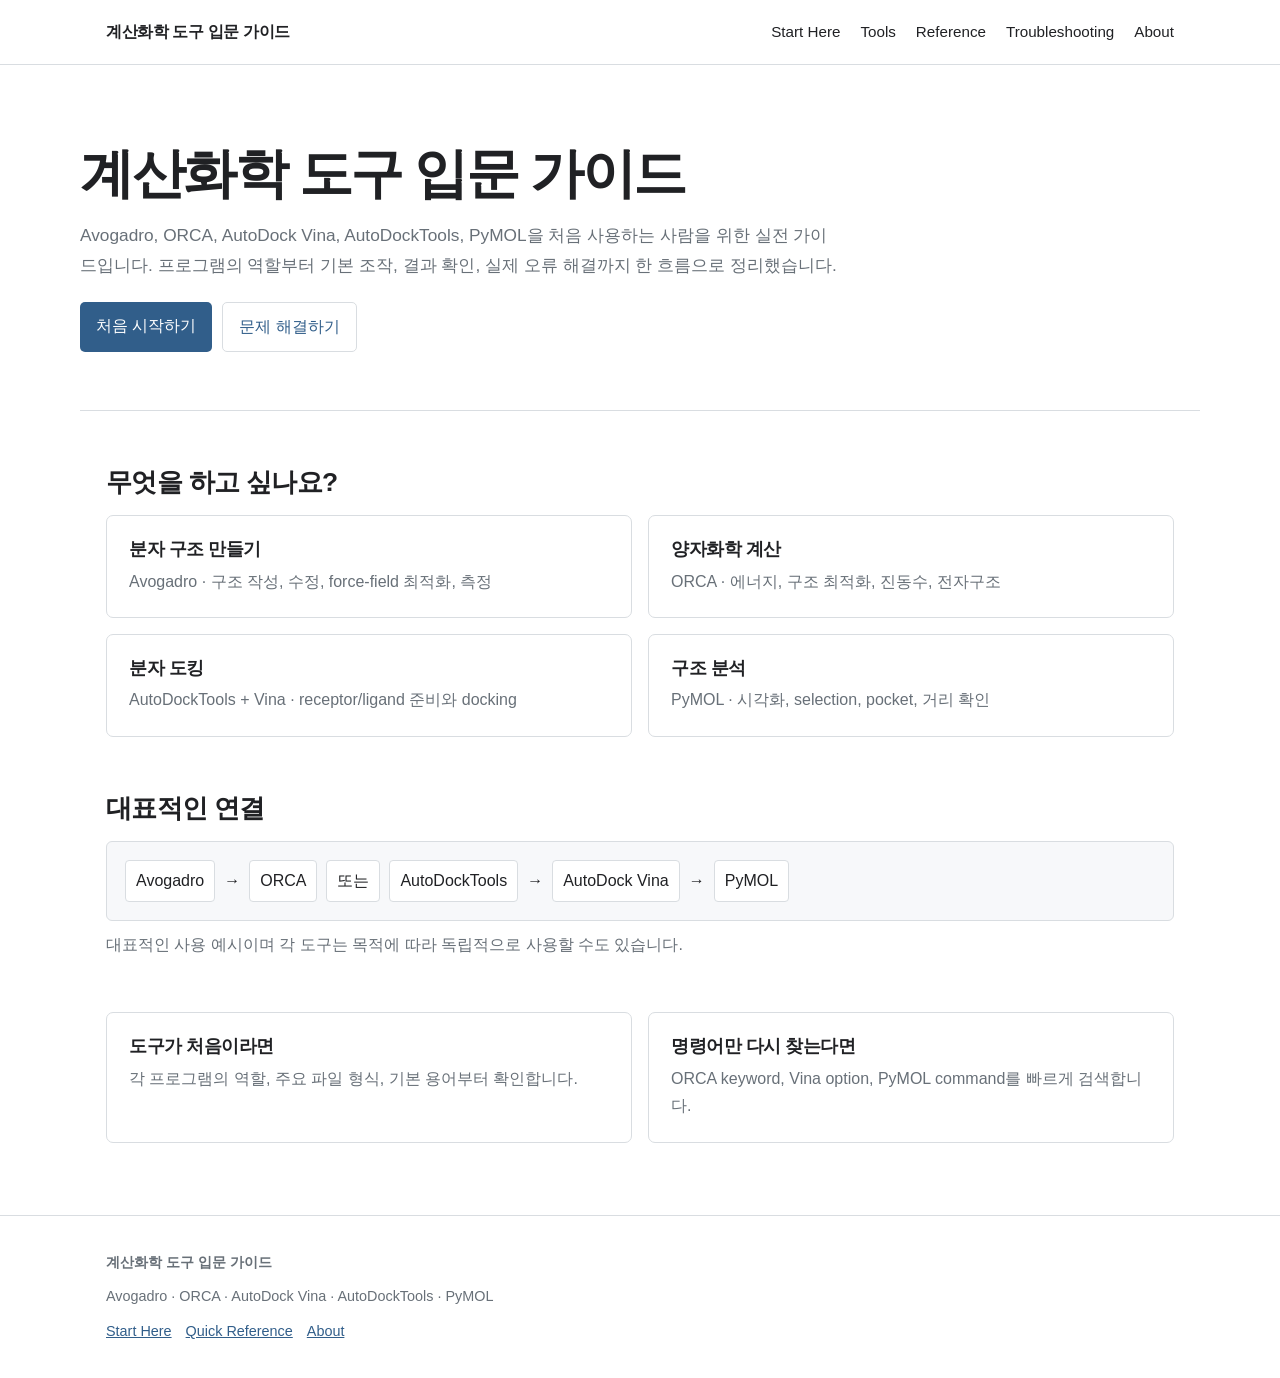
<file: index.html>
<!doctype html><html lang="ko"><head><meta charset="utf-8"><meta name="viewport" content="width=device-width,initial-scale=1"><meta name="description" content="계산화학 및 분자모델링 도구 초보자를 위한 실전 가이드"><title>Home | 계산화학 도구 입문 가이드</title><link rel="stylesheet" href="assets/css/style.css"></head><body><header class="site-header"><div class="container nav-inner"><a class="logo" href="index.html">계산화학 도구 입문 가이드</a><button class="menu-toggle" aria-label="메뉴 열기" aria-expanded="false">Menu</button><nav class="site-nav"><a href="start-here.html">Start Here</a><a href="tools/index.html">Tools</a><a href="reference/quick-reference.html">Reference</a><a href="troubleshooting/index.html">Troubleshooting</a><a href="about/index.html">About</a></nav></div></header><main><div class="container hero"><h1>계산화학 도구 입문 가이드</h1><p>Avogadro, ORCA, AutoDock Vina, AutoDockTools, PyMOL을 처음 사용하는 사람을 위한 실전 가이드입니다. 프로그램의 역할부터 기본 조작, 결과 확인, 실제 오류 해결까지 한 흐름으로 정리했습니다.</p><div class="hero-actions"><a class="button" href="start-here.html">처음 시작하기</a><a class="button secondary" href="troubleshooting/index.html">문제 해결하기</a></div></div><div class="container"><section><h2>무엇을 하고 싶나요?</h2><div class="grid"><a class="card" href="tools/avogadro.html"><h3>분자 구조 만들기</h3><p>Avogadro · 구조 작성, 수정, force-field 최적화, 측정</p></a><a class="card" href="tools/orca.html"><h3>양자화학 계산</h3><p>ORCA · 에너지, 구조 최적화, 진동수, 전자구조</p></a><a class="card" href="tools/vina.html"><h3>분자 도킹</h3><p>AutoDockTools + Vina · receptor/ligand 준비와 docking</p></a><a class="card" href="tools/pymol.html"><h3>구조 분석</h3><p>PyMOL · 시각화, selection, pocket, 거리 확인</p></a></div></section><section><h2>대표적인 연결</h2><div class="workflow"><span>Avogadro</span><b>→</b><span>ORCA</span><span>또는</span><span>AutoDockTools</span><b>→</b><span>AutoDock Vina</span><b>→</b><span>PyMOL</span></div><p class="muted">대표적인 사용 예시이며 각 도구는 목적에 따라 독립적으로 사용할 수도 있습니다.</p></section><section><div class="grid"><a class="card" href="start-here.html"><h3>도구가 처음이라면</h3><p>각 프로그램의 역할, 주요 파일 형식, 기본 용어부터 확인합니다.</p></a><a class="card" href="reference/quick-reference.html"><h3>명령어만 다시 찾는다면</h3><p>ORCA keyword, Vina option, PyMOL command를 빠르게 검색합니다.</p></a></div></section></div></main><footer class="site-footer"><div class="container"><strong>계산화학 도구 입문 가이드</strong><p>Avogadro · ORCA · AutoDock Vina · AutoDockTools · PyMOL</p><div class="footer-links"><a href="start-here.html">Start Here</a><a href="reference/quick-reference.html">Quick Reference</a><a href="about/index.html">About</a></div></div></footer><script src="assets/js/main.js"></script></body></html>
</file>
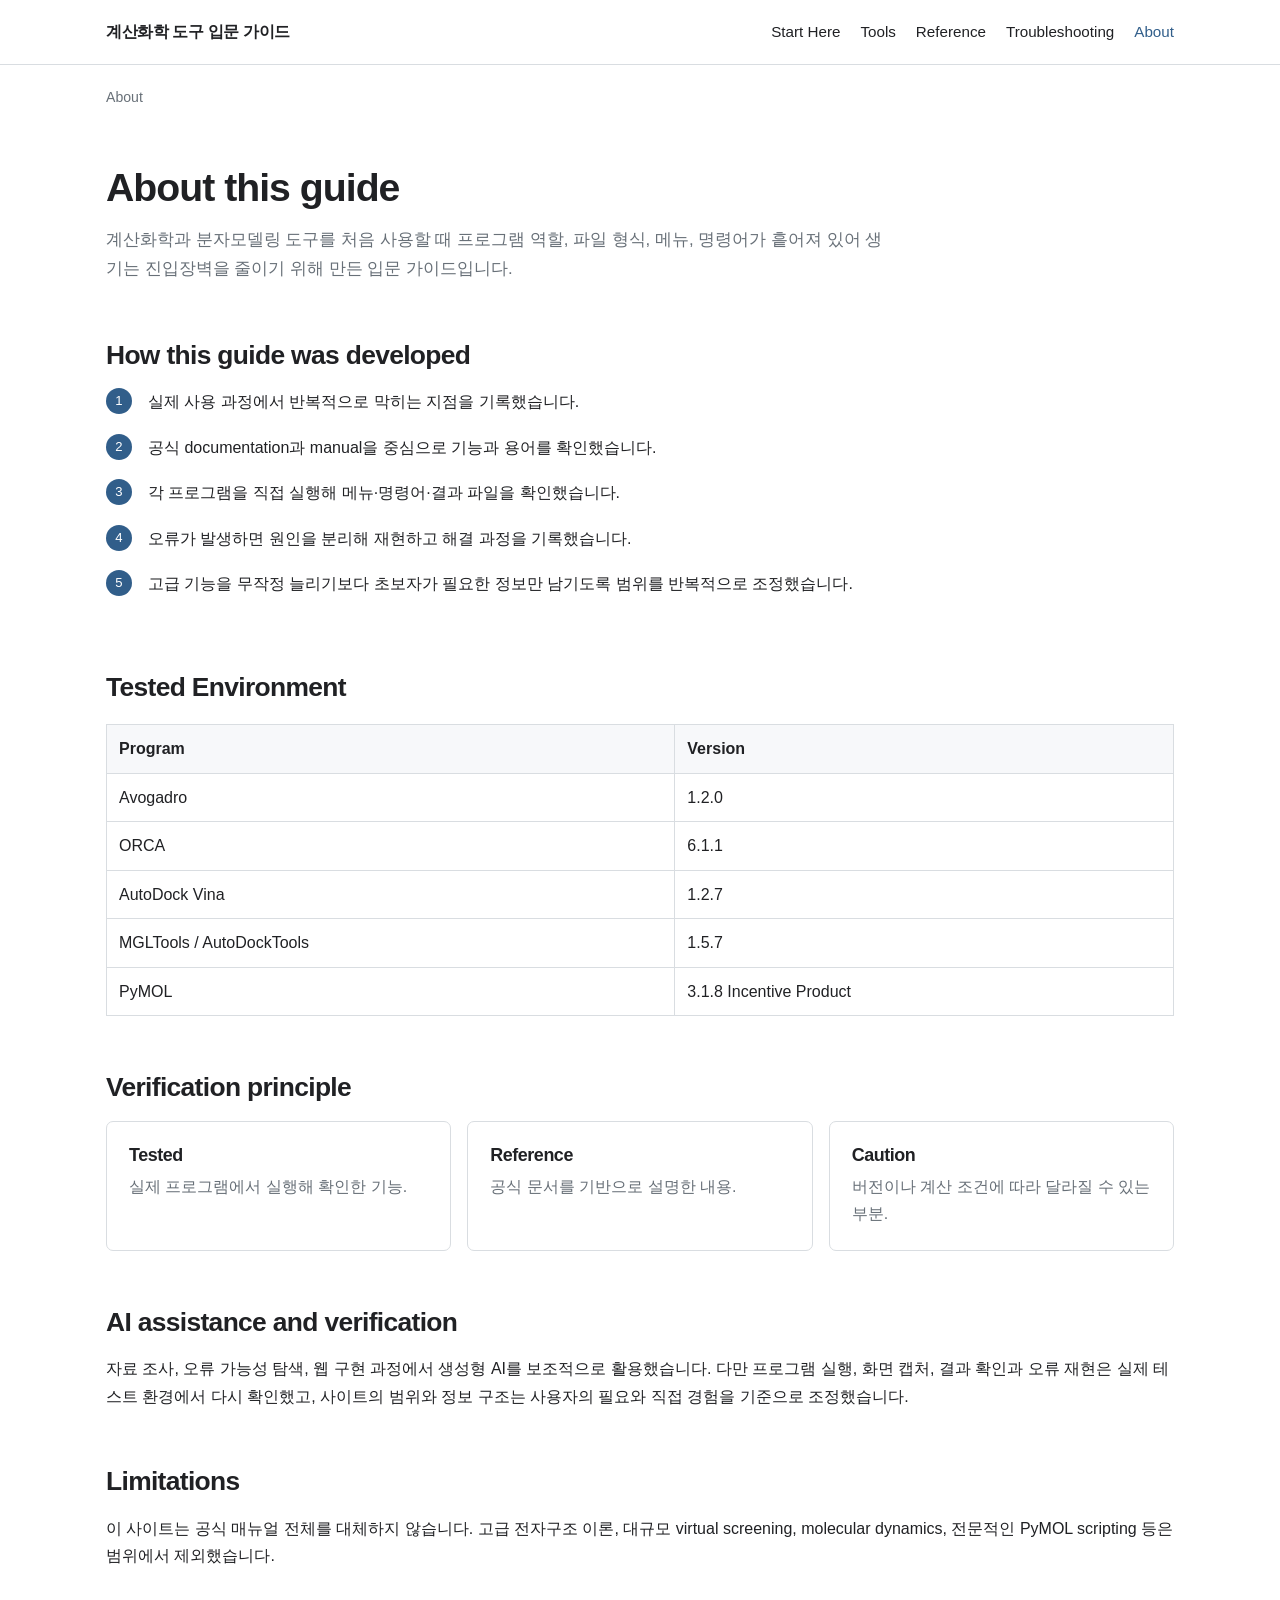
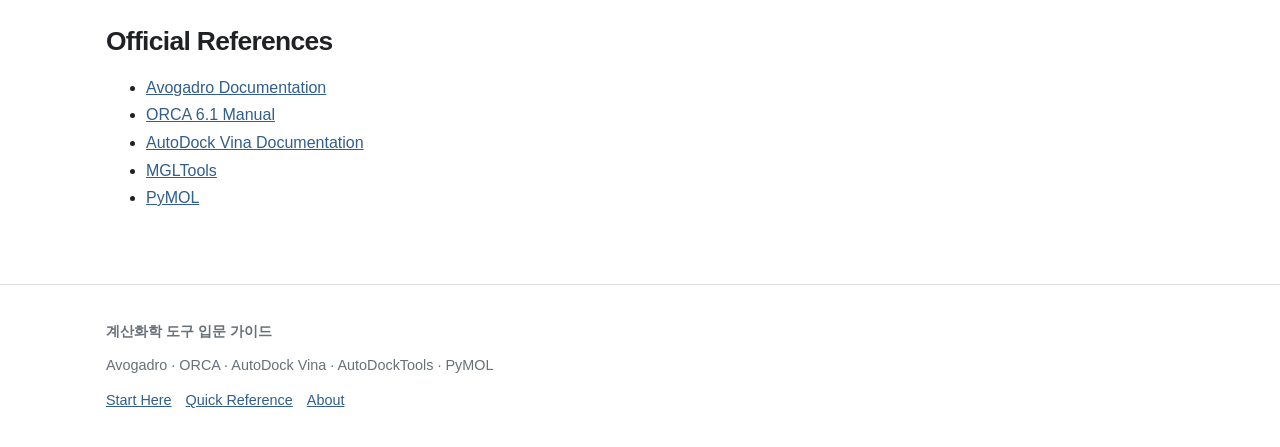
<file: about/index.html>
<!doctype html><html lang="ko"><head><meta charset="utf-8"><meta name="viewport" content="width=device-width,initial-scale=1"><meta name="description" content="계산화학 및 분자모델링 도구 초보자를 위한 실전 가이드"><title>About | 계산화학 도구 입문 가이드</title><link rel="stylesheet" href="../assets/css/style.css"></head><body><header class="site-header"><div class="container nav-inner"><a class="logo" href="../index.html">계산화학 도구 입문 가이드</a><button class="menu-toggle" aria-label="메뉴 열기" aria-expanded="false">Menu</button><nav class="site-nav"><a href="../start-here.html">Start Here</a><a href="../tools/index.html">Tools</a><a href="../reference/quick-reference.html">Reference</a><a href="../troubleshooting/index.html">Troubleshooting</a><a href="../about/index.html" aria-current="page">About</a></nav></div></header><main><div class="container"><div class="breadcrumb">About</div><section><h1>About this guide</h1><p class="page-intro">계산화학과 분자모델링 도구를 처음 사용할 때 프로그램 역할, 파일 형식, 메뉴, 명령어가 흩어져 있어 생기는 진입장벽을 줄이기 위해 만든 입문 가이드입니다.</p></section><section><h2>How this guide was developed</h2><ol class="steps"><li>실제 사용 과정에서 반복적으로 막히는 지점을 기록했습니다.</li><li>공식 documentation과 manual을 중심으로 기능과 용어를 확인했습니다.</li><li>각 프로그램을 직접 실행해 메뉴·명령어·결과 파일을 확인했습니다.</li><li>오류가 발생하면 원인을 분리해 재현하고 해결 과정을 기록했습니다.</li><li>고급 기능을 무작정 늘리기보다 초보자가 필요한 정보만 남기도록 범위를 반복적으로 조정했습니다.</li></ol></section><section><h2>Tested Environment</h2><table><tr><th>Program</th><th>Version</th></tr><tr><td>Avogadro</td><td>1.2.0</td></tr><tr><td>ORCA</td><td>6.1.1</td></tr><tr><td>AutoDock Vina</td><td>1.2.7</td></tr><tr><td>MGLTools / AutoDockTools</td><td>1.5.7</td></tr><tr><td>PyMOL</td><td>3.1.8 Incentive Product</td></tr></table></section><section><h2>Verification principle</h2><div class="grid three"><div class="card"><h3>Tested</h3><p>실제 프로그램에서 실행해 확인한 기능.</p></div><div class="card"><h3>Reference</h3><p>공식 문서를 기반으로 설명한 내용.</p></div><div class="card"><h3>Caution</h3><p>버전이나 계산 조건에 따라 달라질 수 있는 부분.</p></div></div></section><section><h2>AI assistance and verification</h2><p>자료 조사, 오류 가능성 탐색, 웹 구현 과정에서 생성형 AI를 보조적으로 활용했습니다. 다만 프로그램 실행, 화면 캡처, 결과 확인과 오류 재현은 실제 테스트 환경에서 다시 확인했고, 사이트의 범위와 정보 구조는 사용자의 필요와 직접 경험을 기준으로 조정했습니다.</p></section><section><h2>Limitations</h2><p>이 사이트는 공식 매뉴얼 전체를 대체하지 않습니다. 고급 전자구조 이론, 대규모 virtual screening, molecular dynamics, 전문적인 PyMOL scripting 등은 범위에서 제외했습니다.</p></section><section><h2>Official References</h2><ul><li><a href="https://avogadro.cc/docs/">Avogadro Documentation</a></li><li><a href="https://www.faccts.de/docs/orca/6.1/manual/">ORCA 6.1 Manual</a></li><li><a href="https://autodock-vina.readthedocs.io/en/stable/">AutoDock Vina Documentation</a></li><li><a href="https://ccsb.scripps.edu/mgltools/">MGLTools</a></li><li><a href="https://pymol.org/">PyMOL</a></li></ul></section></div></main><footer class="site-footer"><div class="container"><strong>계산화학 도구 입문 가이드</strong><p>Avogadro · ORCA · AutoDock Vina · AutoDockTools · PyMOL</p><div class="footer-links"><a href="../start-here.html">Start Here</a><a href="../reference/quick-reference.html">Quick Reference</a><a href="../about/index.html">About</a></div></div></footer><script src="../assets/js/main.js"></script></body></html>
</file>
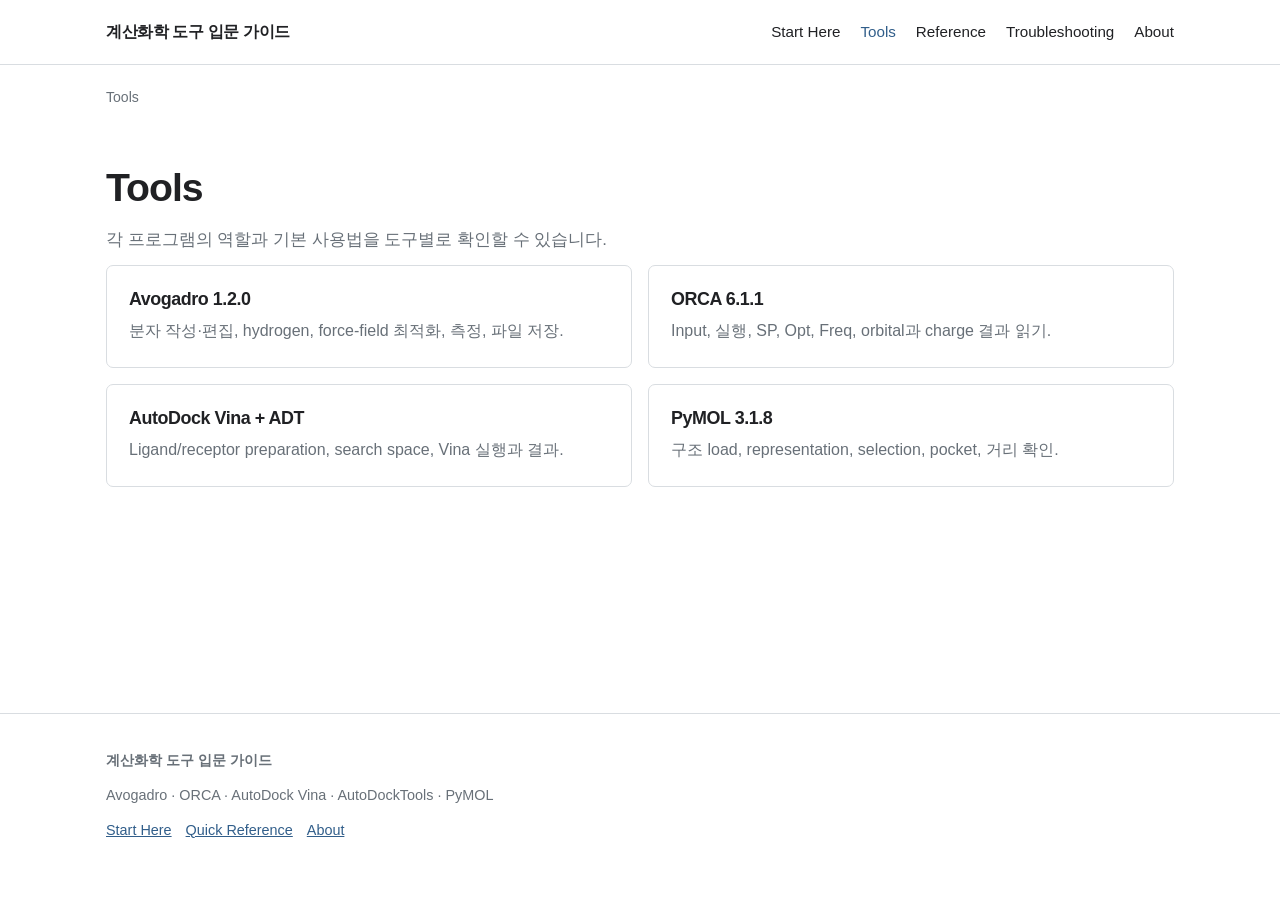
<file: tools/index.html>
<!doctype html><html lang="ko"><head><meta charset="utf-8"><meta name="viewport" content="width=device-width,initial-scale=1"><meta name="description" content="계산화학 및 분자모델링 도구 초보자를 위한 실전 가이드"><title>Tools | 계산화학 도구 입문 가이드</title><link rel="stylesheet" href="../assets/css/style.css"></head><body><header class="site-header"><div class="container nav-inner"><a class="logo" href="../index.html">계산화학 도구 입문 가이드</a><button class="menu-toggle" aria-label="메뉴 열기" aria-expanded="false">Menu</button><nav class="site-nav"><a href="../start-here.html">Start Here</a><a href="../tools/index.html" aria-current="page">Tools</a><a href="../reference/quick-reference.html">Reference</a><a href="../troubleshooting/index.html">Troubleshooting</a><a href="../about/index.html">About</a></nav></div></header><main><div class="container"><div class="breadcrumb">Tools</div><section><h1>Tools</h1><p class="page-intro">각 프로그램의 역할과 기본 사용법을 도구별로 확인할 수 있습니다.</p><div class="grid"><a class="card" href="avogadro.html"><h3>Avogadro 1.2.0</h3><p>분자 작성·편집, hydrogen, force-field 최적화, 측정, 파일 저장.</p></a><a class="card" href="orca.html"><h3>ORCA 6.1.1</h3><p>Input, 실행, SP, Opt, Freq, orbital과 charge 결과 읽기.</p></a><a class="card" href="vina.html"><h3>AutoDock Vina + ADT</h3><p>Ligand/receptor preparation, search space, Vina 실행과 결과.</p></a><a class="card" href="pymol.html"><h3>PyMOL 3.1.8</h3><p>구조 load, representation, selection, pocket, 거리 확인.</p></a></div></section></div></main><footer class="site-footer"><div class="container"><strong>계산화학 도구 입문 가이드</strong><p>Avogadro · ORCA · AutoDock Vina · AutoDockTools · PyMOL</p><div class="footer-links"><a href="../start-here.html">Start Here</a><a href="../reference/quick-reference.html">Quick Reference</a><a href="../about/index.html">About</a></div></div></footer><script src="../assets/js/main.js"></script></body></html>
</file>
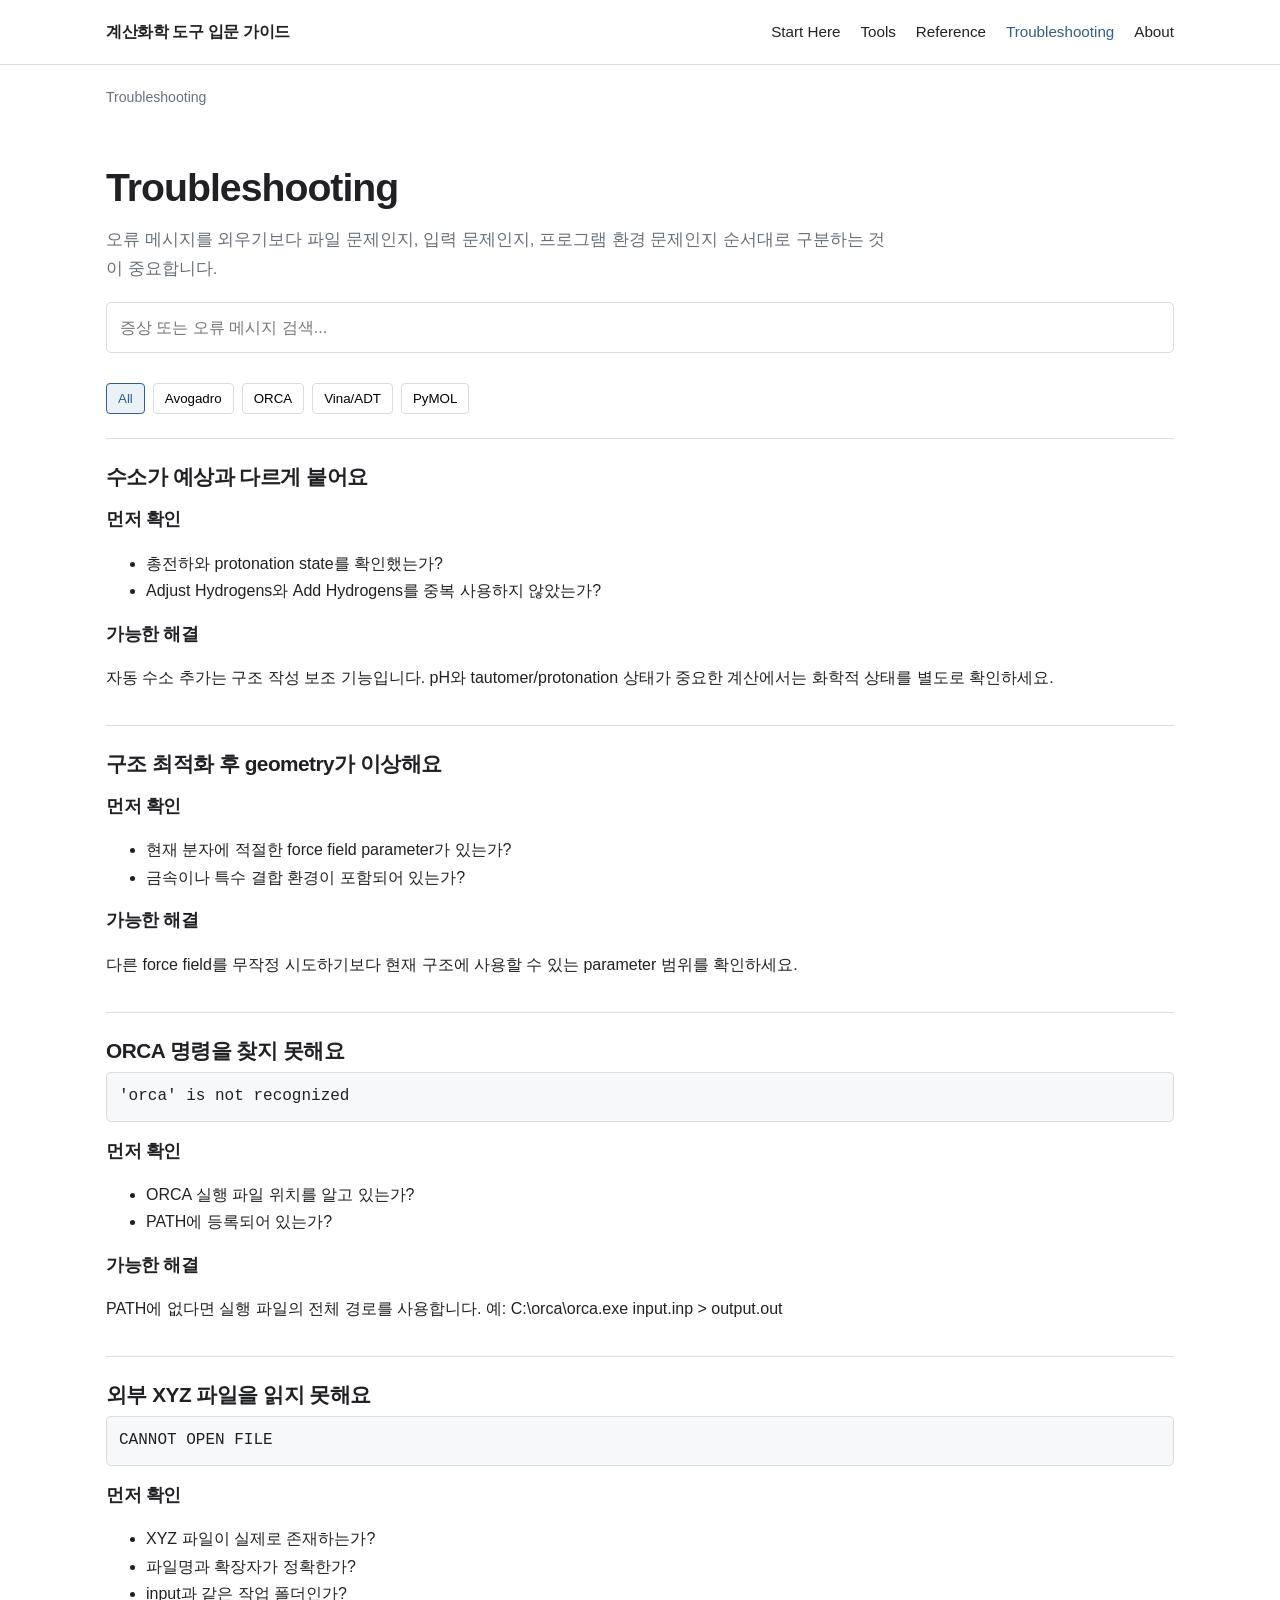
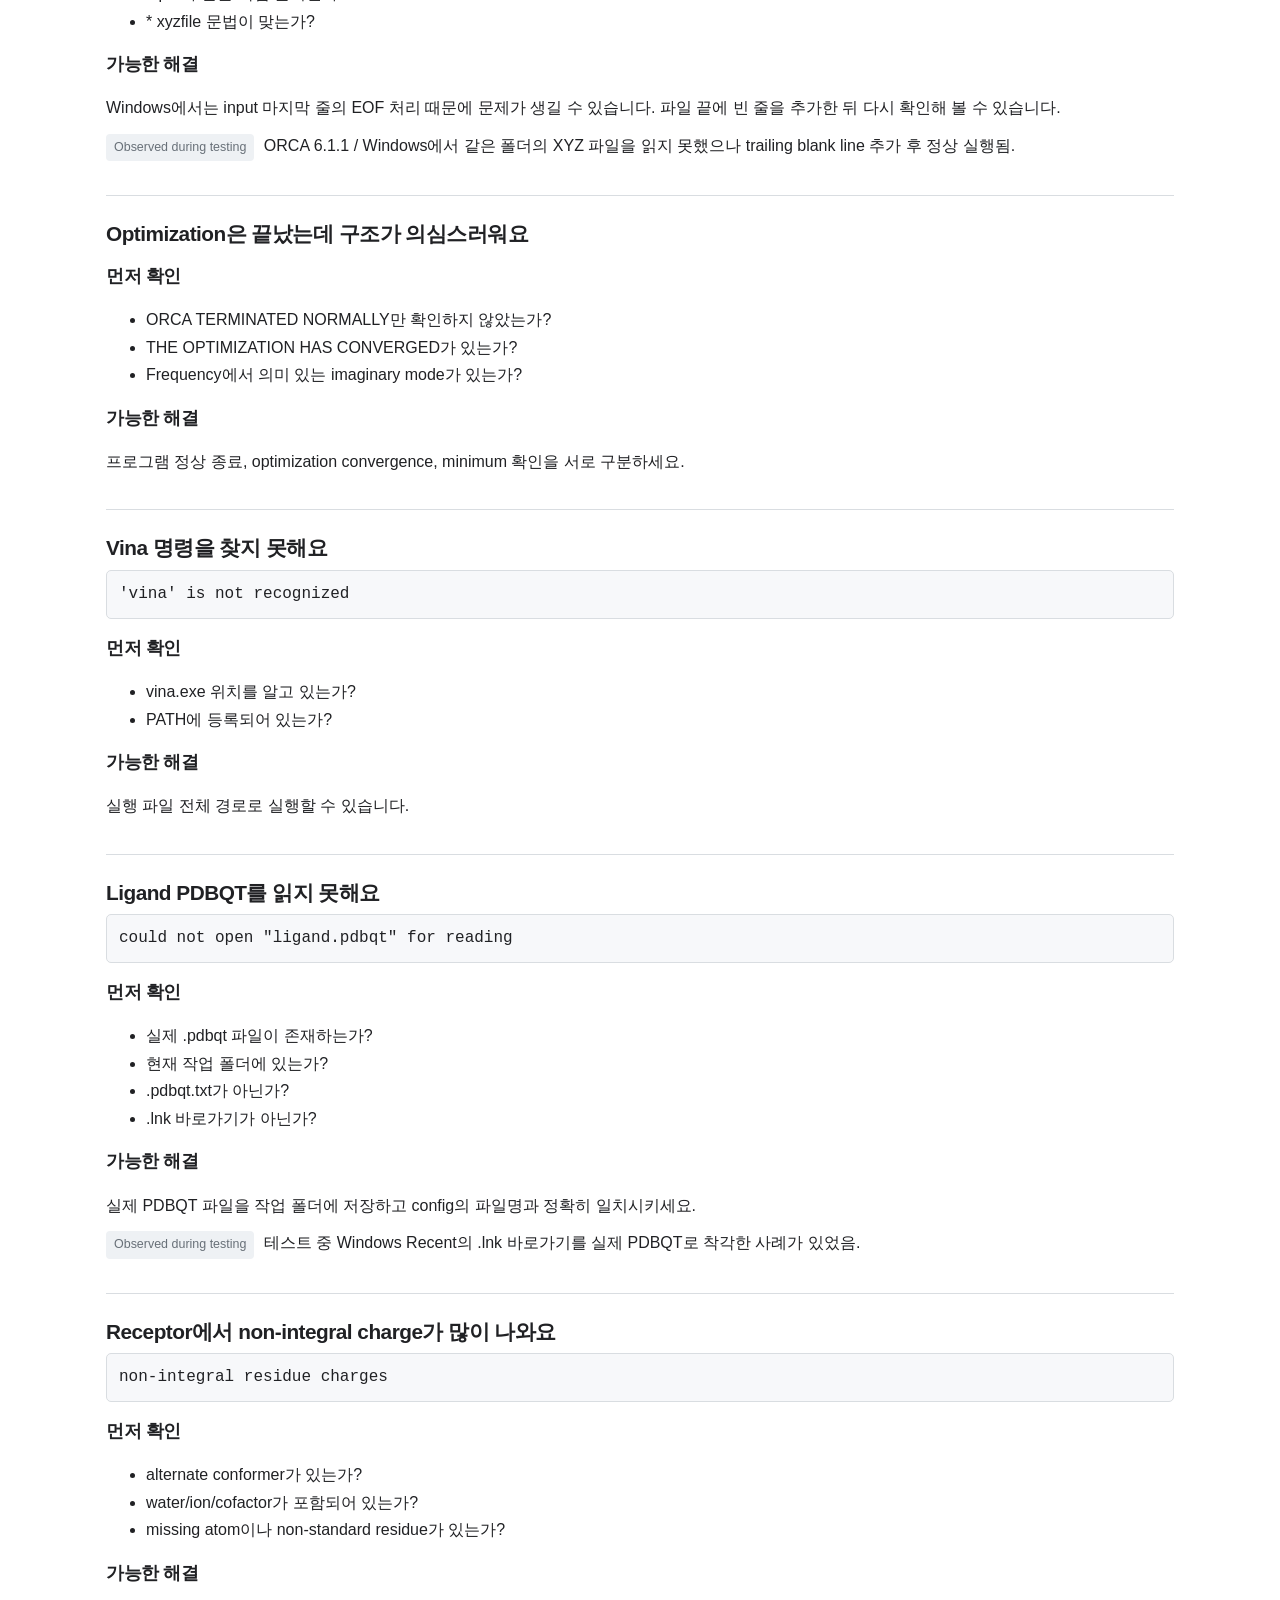
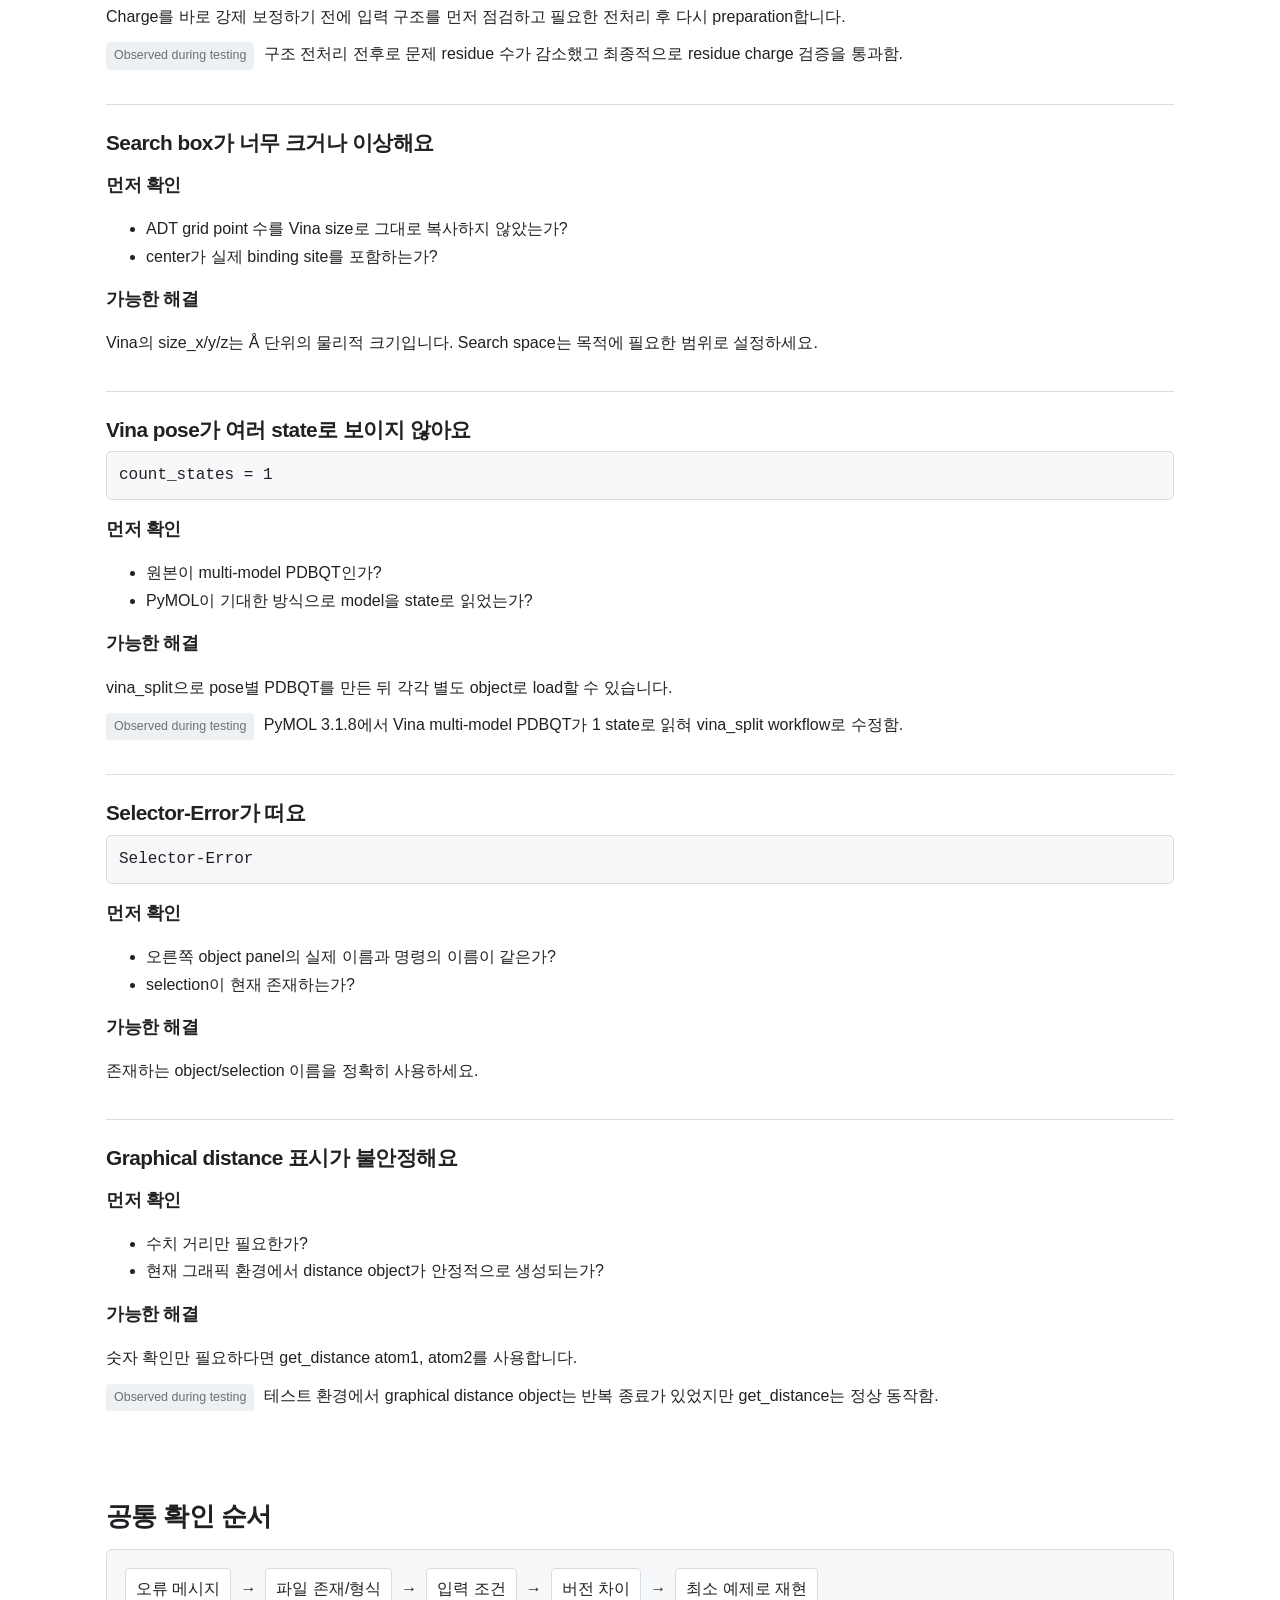
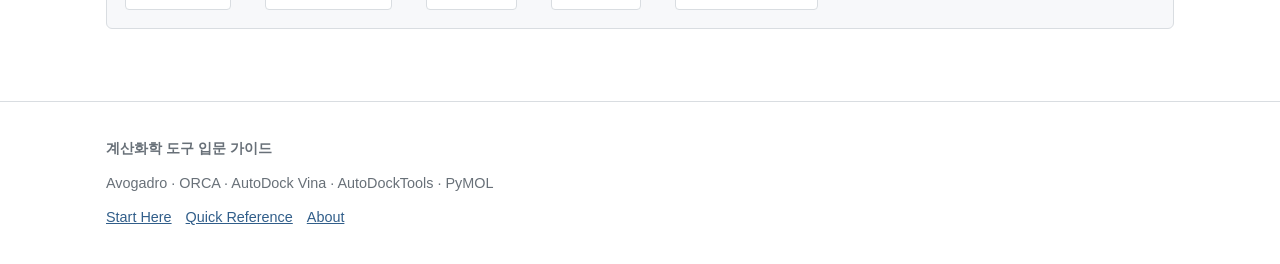
<file: troubleshooting/index.html>
<!doctype html><html lang="ko"><head><meta charset="utf-8"><meta name="viewport" content="width=device-width,initial-scale=1"><meta name="description" content="계산화학 및 분자모델링 도구 초보자를 위한 실전 가이드"><title>Troubleshooting | 계산화학 도구 입문 가이드</title><link rel="stylesheet" href="../assets/css/style.css"></head><body><header class="site-header"><div class="container nav-inner"><a class="logo" href="../index.html">계산화학 도구 입문 가이드</a><button class="menu-toggle" aria-label="메뉴 열기" aria-expanded="false">Menu</button><nav class="site-nav"><a href="../start-here.html">Start Here</a><a href="../tools/index.html">Tools</a><a href="../reference/quick-reference.html">Reference</a><a href="../troubleshooting/index.html" aria-current="page">Troubleshooting</a><a href="../about/index.html">About</a></nav></div></header><main><div class="container"><div class="breadcrumb">Troubleshooting</div><section><h1>Troubleshooting</h1><p class="page-intro">오류 메시지를 외우기보다 파일 문제인지, 입력 문제인지, 프로그램 환경 문제인지 순서대로 구분하는 것이 중요합니다.</p><input class="search" data-trouble-search placeholder="증상 또는 오류 메시지 검색..." aria-label="Troubleshooting 검색"><div class="filter-row"><button class="filter-btn active" data-trouble-filter="all">All</button><button class="filter-btn" data-trouble-filter="avogadro">Avogadro</button><button class="filter-btn" data-trouble-filter="orca">ORCA</button><button class="filter-btn" data-trouble-filter="vina">Vina/ADT</button><button class="filter-btn" data-trouble-filter="pymol">PyMOL</button></div><article class="problem-card" data-problem="avogadro"><h2>수소가 예상과 다르게 붙어요</h2><h3>먼저 확인</h3><ul><li>총전하와 protonation state를 확인했는가?</li><li>Adjust Hydrogens와 Add Hydrogens를 중복 사용하지 않았는가?</li></ul><h3>가능한 해결</h3><p>자동 수소 추가는 구조 작성 보조 기능입니다. pH와 tautomer/protonation 상태가 중요한 계산에서는 화학적 상태를 별도로 확인하세요.</p></article><article class="problem-card" data-problem="avogadro"><h2>구조 최적화 후 geometry가 이상해요</h2><h3>먼저 확인</h3><ul><li>현재 분자에 적절한 force field parameter가 있는가?</li><li>금속이나 특수 결합 환경이 포함되어 있는가?</li></ul><h3>가능한 해결</h3><p>다른 force field를 무작정 시도하기보다 현재 구조에 사용할 수 있는 parameter 범위를 확인하세요.</p></article><article class="problem-card" data-problem="orca"><h2>ORCA 명령을 찾지 못해요</h2><div class="symptom">&#x27;orca&#x27; is not recognized</div><h3>먼저 확인</h3><ul><li>ORCA 실행 파일 위치를 알고 있는가?</li><li>PATH에 등록되어 있는가?</li></ul><h3>가능한 해결</h3><p>PATH에 없다면 실행 파일의 전체 경로를 사용합니다. 예: C:\orca\orca.exe input.inp > output.out</p></article><article class="problem-card" data-problem="orca"><h2>외부 XYZ 파일을 읽지 못해요</h2><div class="symptom">CANNOT OPEN FILE</div><h3>먼저 확인</h3><ul><li>XYZ 파일이 실제로 존재하는가?</li><li>파일명과 확장자가 정확한가?</li><li>input과 같은 작업 폴더인가?</li><li>* xyzfile 문법이 맞는가?</li></ul><h3>가능한 해결</h3><p>Windows에서는 input 마지막 줄의 EOF 처리 때문에 문제가 생길 수 있습니다. 파일 끝에 빈 줄을 추가한 뒤 다시 확인해 볼 수 있습니다.</p><p><span class="badge">Observed during testing</span> ORCA 6.1.1 / Windows에서 같은 폴더의 XYZ 파일을 읽지 못했으나 trailing blank line 추가 후 정상 실행됨.</p></article><article class="problem-card" data-problem="orca"><h2>Optimization은 끝났는데 구조가 의심스러워요</h2><h3>먼저 확인</h3><ul><li>ORCA TERMINATED NORMALLY만 확인하지 않았는가?</li><li>THE OPTIMIZATION HAS CONVERGED가 있는가?</li><li>Frequency에서 의미 있는 imaginary mode가 있는가?</li></ul><h3>가능한 해결</h3><p>프로그램 정상 종료, optimization convergence, minimum 확인을 서로 구분하세요.</p></article><article class="problem-card" data-problem="vina"><h2>Vina 명령을 찾지 못해요</h2><div class="symptom">&#x27;vina&#x27; is not recognized</div><h3>먼저 확인</h3><ul><li>vina.exe 위치를 알고 있는가?</li><li>PATH에 등록되어 있는가?</li></ul><h3>가능한 해결</h3><p>실행 파일 전체 경로로 실행할 수 있습니다.</p></article><article class="problem-card" data-problem="vina"><h2>Ligand PDBQT를 읽지 못해요</h2><div class="symptom">could not open &quot;ligand.pdbqt&quot; for reading</div><h3>먼저 확인</h3><ul><li>실제 .pdbqt 파일이 존재하는가?</li><li>현재 작업 폴더에 있는가?</li><li>.pdbqt.txt가 아닌가?</li><li>.lnk 바로가기가 아닌가?</li></ul><h3>가능한 해결</h3><p>실제 PDBQT 파일을 작업 폴더에 저장하고 config의 파일명과 정확히 일치시키세요.</p><p><span class="badge">Observed during testing</span> 테스트 중 Windows Recent의 .lnk 바로가기를 실제 PDBQT로 착각한 사례가 있었음.</p></article><article class="problem-card" data-problem="vina"><h2>Receptor에서 non-integral charge가 많이 나와요</h2><div class="symptom">non-integral residue charges</div><h3>먼저 확인</h3><ul><li>alternate conformer가 있는가?</li><li>water/ion/cofactor가 포함되어 있는가?</li><li>missing atom이나 non-standard residue가 있는가?</li></ul><h3>가능한 해결</h3><p>Charge를 바로 강제 보정하기 전에 입력 구조를 먼저 점검하고 필요한 전처리 후 다시 preparation합니다.</p><p><span class="badge">Observed during testing</span> 구조 전처리 전후로 문제 residue 수가 감소했고 최종적으로 residue charge 검증을 통과함.</p></article><article class="problem-card" data-problem="vina"><h2>Search box가 너무 크거나 이상해요</h2><h3>먼저 확인</h3><ul><li>ADT grid point 수를 Vina size로 그대로 복사하지 않았는가?</li><li>center가 실제 binding site를 포함하는가?</li></ul><h3>가능한 해결</h3><p>Vina의 size_x/y/z는 Å 단위의 물리적 크기입니다. Search space는 목적에 필요한 범위로 설정하세요.</p></article><article class="problem-card" data-problem="pymol"><h2>Vina pose가 여러 state로 보이지 않아요</h2><div class="symptom">count_states = 1</div><h3>먼저 확인</h3><ul><li>원본이 multi-model PDBQT인가?</li><li>PyMOL이 기대한 방식으로 model을 state로 읽었는가?</li></ul><h3>가능한 해결</h3><p>vina_split으로 pose별 PDBQT를 만든 뒤 각각 별도 object로 load할 수 있습니다.</p><p><span class="badge">Observed during testing</span> PyMOL 3.1.8에서 Vina multi-model PDBQT가 1 state로 읽혀 vina_split workflow로 수정함.</p></article><article class="problem-card" data-problem="pymol"><h2>Selector-Error가 떠요</h2><div class="symptom">Selector-Error</div><h3>먼저 확인</h3><ul><li>오른쪽 object panel의 실제 이름과 명령의 이름이 같은가?</li><li>selection이 현재 존재하는가?</li></ul><h3>가능한 해결</h3><p>존재하는 object/selection 이름을 정확히 사용하세요.</p></article><article class="problem-card" data-problem="pymol"><h2>Graphical distance 표시가 불안정해요</h2><h3>먼저 확인</h3><ul><li>수치 거리만 필요한가?</li><li>현재 그래픽 환경에서 distance object가 안정적으로 생성되는가?</li></ul><h3>가능한 해결</h3><p>숫자 확인만 필요하다면 get_distance atom1, atom2를 사용합니다.</p><p><span class="badge">Observed during testing</span> 테스트 환경에서 graphical distance object는 반복 종료가 있었지만 get_distance는 정상 동작함.</p></article></section><section><h2>공통 확인 순서</h2><div class="workflow"><span>오류 메시지</span>→<span>파일 존재/형식</span>→<span>입력 조건</span>→<span>버전 차이</span>→<span>최소 예제로 재현</span></div></section></div></main><footer class="site-footer"><div class="container"><strong>계산화학 도구 입문 가이드</strong><p>Avogadro · ORCA · AutoDock Vina · AutoDockTools · PyMOL</p><div class="footer-links"><a href="../start-here.html">Start Here</a><a href="../reference/quick-reference.html">Quick Reference</a><a href="../about/index.html">About</a></div></div></footer><script src="../assets/js/main.js"></script></body></html>
</file>
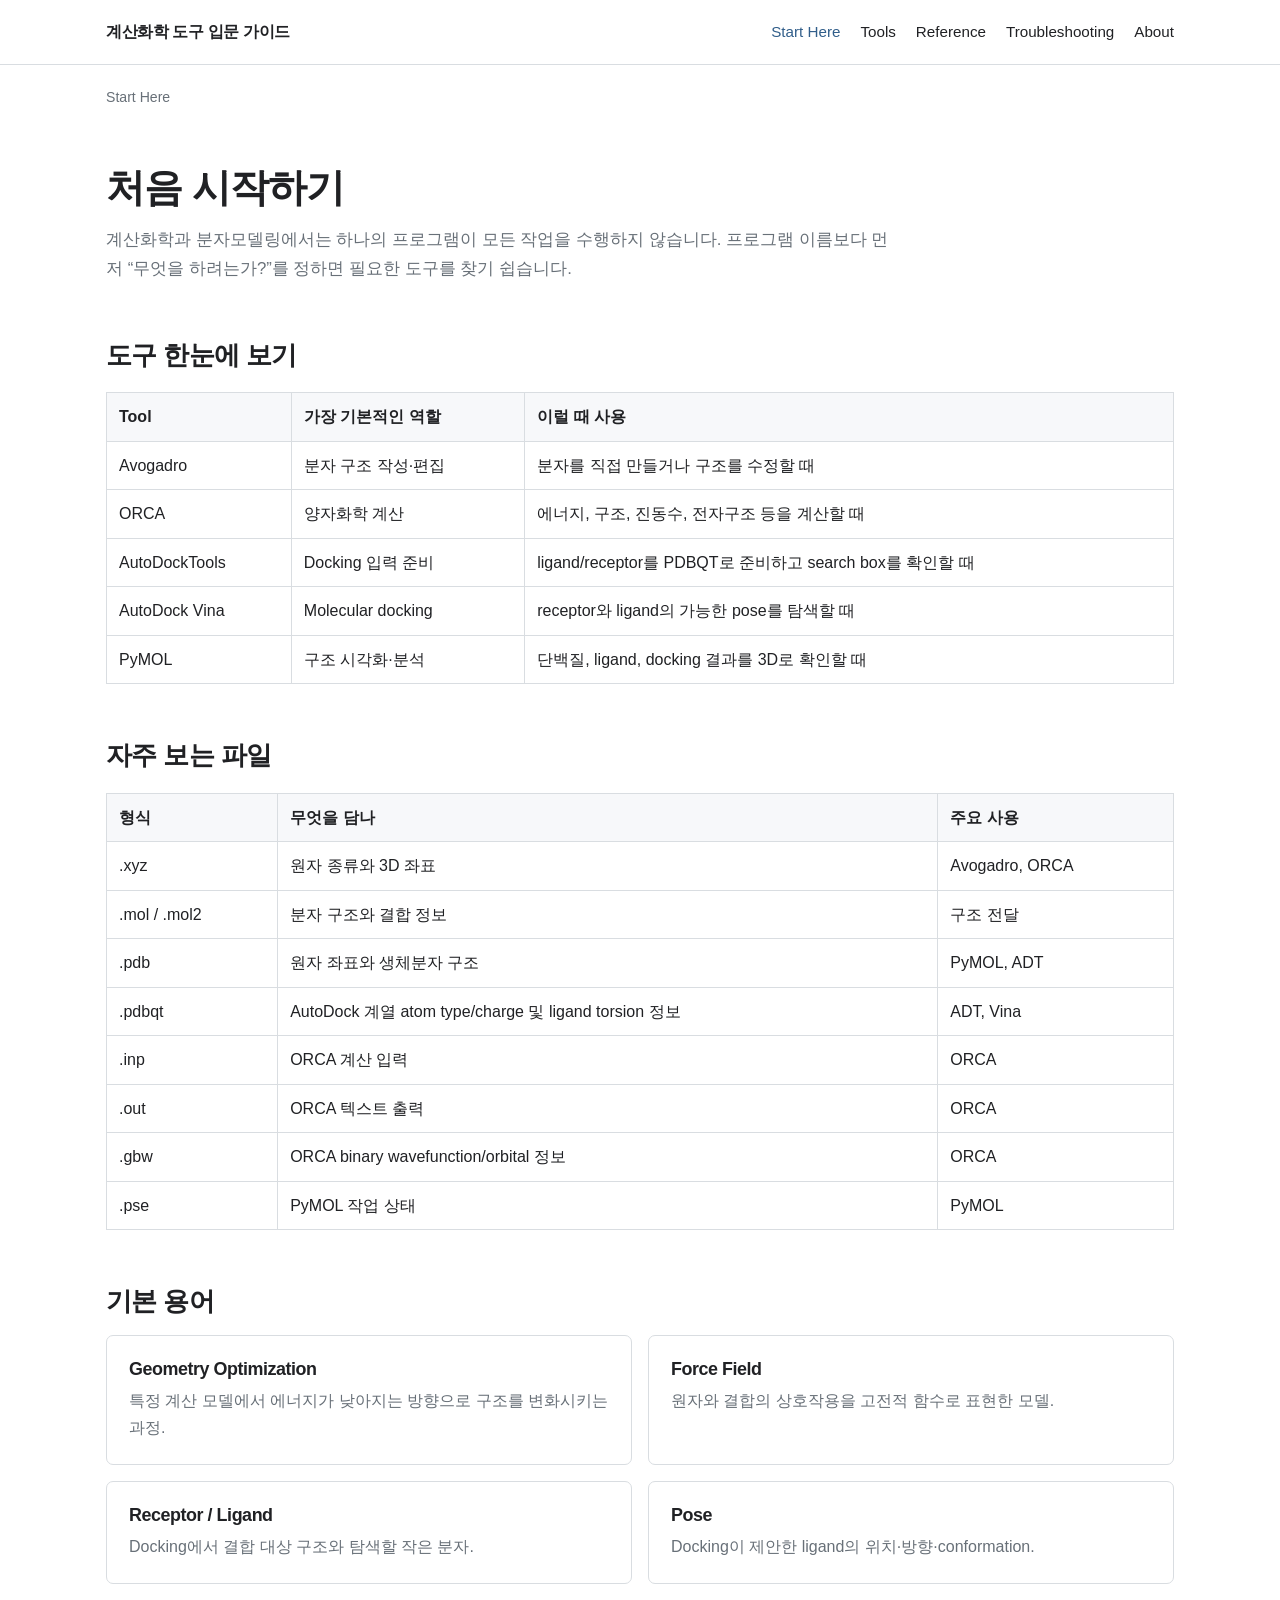
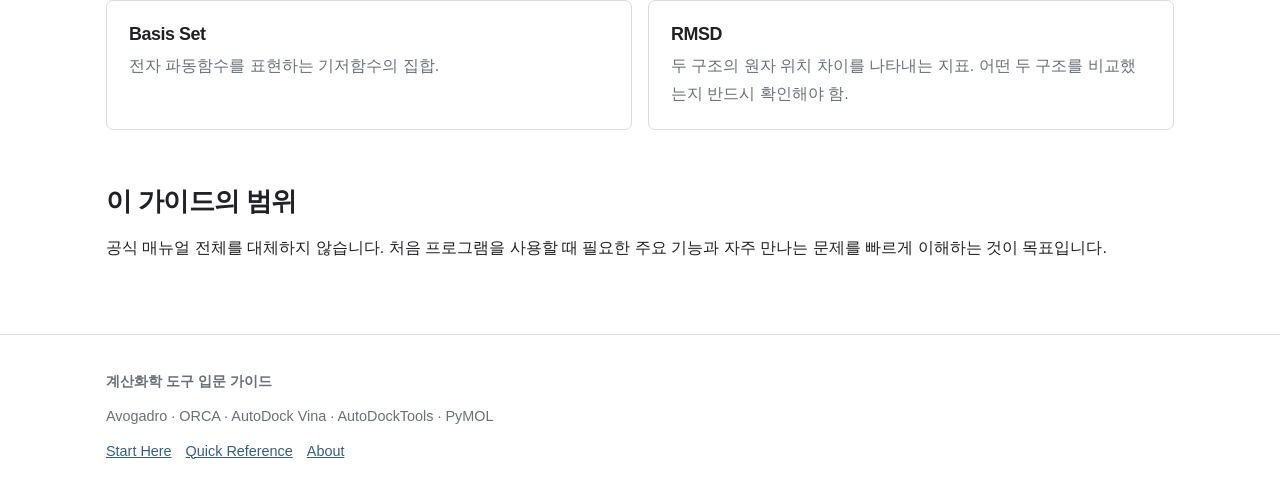
<file: start-here.html>
<!doctype html><html lang="ko"><head><meta charset="utf-8"><meta name="viewport" content="width=device-width,initial-scale=1"><meta name="description" content="계산화학 및 분자모델링 도구 초보자를 위한 실전 가이드"><title>Start Here | 계산화학 도구 입문 가이드</title><link rel="stylesheet" href="assets/css/style.css"></head><body><header class="site-header"><div class="container nav-inner"><a class="logo" href="index.html">계산화학 도구 입문 가이드</a><button class="menu-toggle" aria-label="메뉴 열기" aria-expanded="false">Menu</button><nav class="site-nav"><a href="start-here.html" aria-current="page">Start Here</a><a href="tools/index.html">Tools</a><a href="reference/quick-reference.html">Reference</a><a href="troubleshooting/index.html">Troubleshooting</a><a href="about/index.html">About</a></nav></div></header><main><div class="container"><div class="breadcrumb">Start Here</div><section><h1>처음 시작하기</h1><p class="page-intro">계산화학과 분자모델링에서는 하나의 프로그램이 모든 작업을 수행하지 않습니다. 프로그램 이름보다 먼저 “무엇을 하려는가?”를 정하면 필요한 도구를 찾기 쉽습니다.</p></section><section><h2>도구 한눈에 보기</h2><table><tr><th>Tool</th><th>가장 기본적인 역할</th><th>이럴 때 사용</th></tr><tr><td>Avogadro</td><td>분자 구조 작성·편집</td><td>분자를 직접 만들거나 구조를 수정할 때</td></tr><tr><td>ORCA</td><td>양자화학 계산</td><td>에너지, 구조, 진동수, 전자구조 등을 계산할 때</td></tr><tr><td>AutoDockTools</td><td>Docking 입력 준비</td><td>ligand/receptor를 PDBQT로 준비하고 search box를 확인할 때</td></tr><tr><td>AutoDock Vina</td><td>Molecular docking</td><td>receptor와 ligand의 가능한 pose를 탐색할 때</td></tr><tr><td>PyMOL</td><td>구조 시각화·분석</td><td>단백질, ligand, docking 결과를 3D로 확인할 때</td></tr></table></section><section><h2>자주 보는 파일</h2><table><tr><th>형식</th><th>무엇을 담나</th><th>주요 사용</th></tr><tr><td>.xyz</td><td>원자 종류와 3D 좌표</td><td>Avogadro, ORCA</td></tr><tr><td>.mol / .mol2</td><td>분자 구조와 결합 정보</td><td>구조 전달</td></tr><tr><td>.pdb</td><td>원자 좌표와 생체분자 구조</td><td>PyMOL, ADT</td></tr><tr><td>.pdbqt</td><td>AutoDock 계열 atom type/charge 및 ligand torsion 정보</td><td>ADT, Vina</td></tr><tr><td>.inp</td><td>ORCA 계산 입력</td><td>ORCA</td></tr><tr><td>.out</td><td>ORCA 텍스트 출력</td><td>ORCA</td></tr><tr><td>.gbw</td><td>ORCA binary wavefunction/orbital 정보</td><td>ORCA</td></tr><tr><td>.pse</td><td>PyMOL 작업 상태</td><td>PyMOL</td></tr></table></section><section><h2>기본 용어</h2><div class="grid"><div class="card"><h3>Geometry Optimization</h3><p>특정 계산 모델에서 에너지가 낮아지는 방향으로 구조를 변화시키는 과정.</p></div><div class="card"><h3>Force Field</h3><p>원자와 결합의 상호작용을 고전적 함수로 표현한 모델.</p></div><div class="card"><h3>Receptor / Ligand</h3><p>Docking에서 결합 대상 구조와 탐색할 작은 분자.</p></div><div class="card"><h3>Pose</h3><p>Docking이 제안한 ligand의 위치·방향·conformation.</p></div><div class="card"><h3>Basis Set</h3><p>전자 파동함수를 표현하는 기저함수의 집합.</p></div><div class="card"><h3>RMSD</h3><p>두 구조의 원자 위치 차이를 나타내는 지표. 어떤 두 구조를 비교했는지 반드시 확인해야 함.</p></div></div></section><section><h2>이 가이드의 범위</h2><p>공식 매뉴얼 전체를 대체하지 않습니다. 처음 프로그램을 사용할 때 필요한 주요 기능과 자주 만나는 문제를 빠르게 이해하는 것이 목표입니다.</p></section></div></main><footer class="site-footer"><div class="container"><strong>계산화학 도구 입문 가이드</strong><p>Avogadro · ORCA · AutoDock Vina · AutoDockTools · PyMOL</p><div class="footer-links"><a href="start-here.html">Start Here</a><a href="reference/quick-reference.html">Quick Reference</a><a href="about/index.html">About</a></div></div></footer><script src="assets/js/main.js"></script></body></html>
</file>
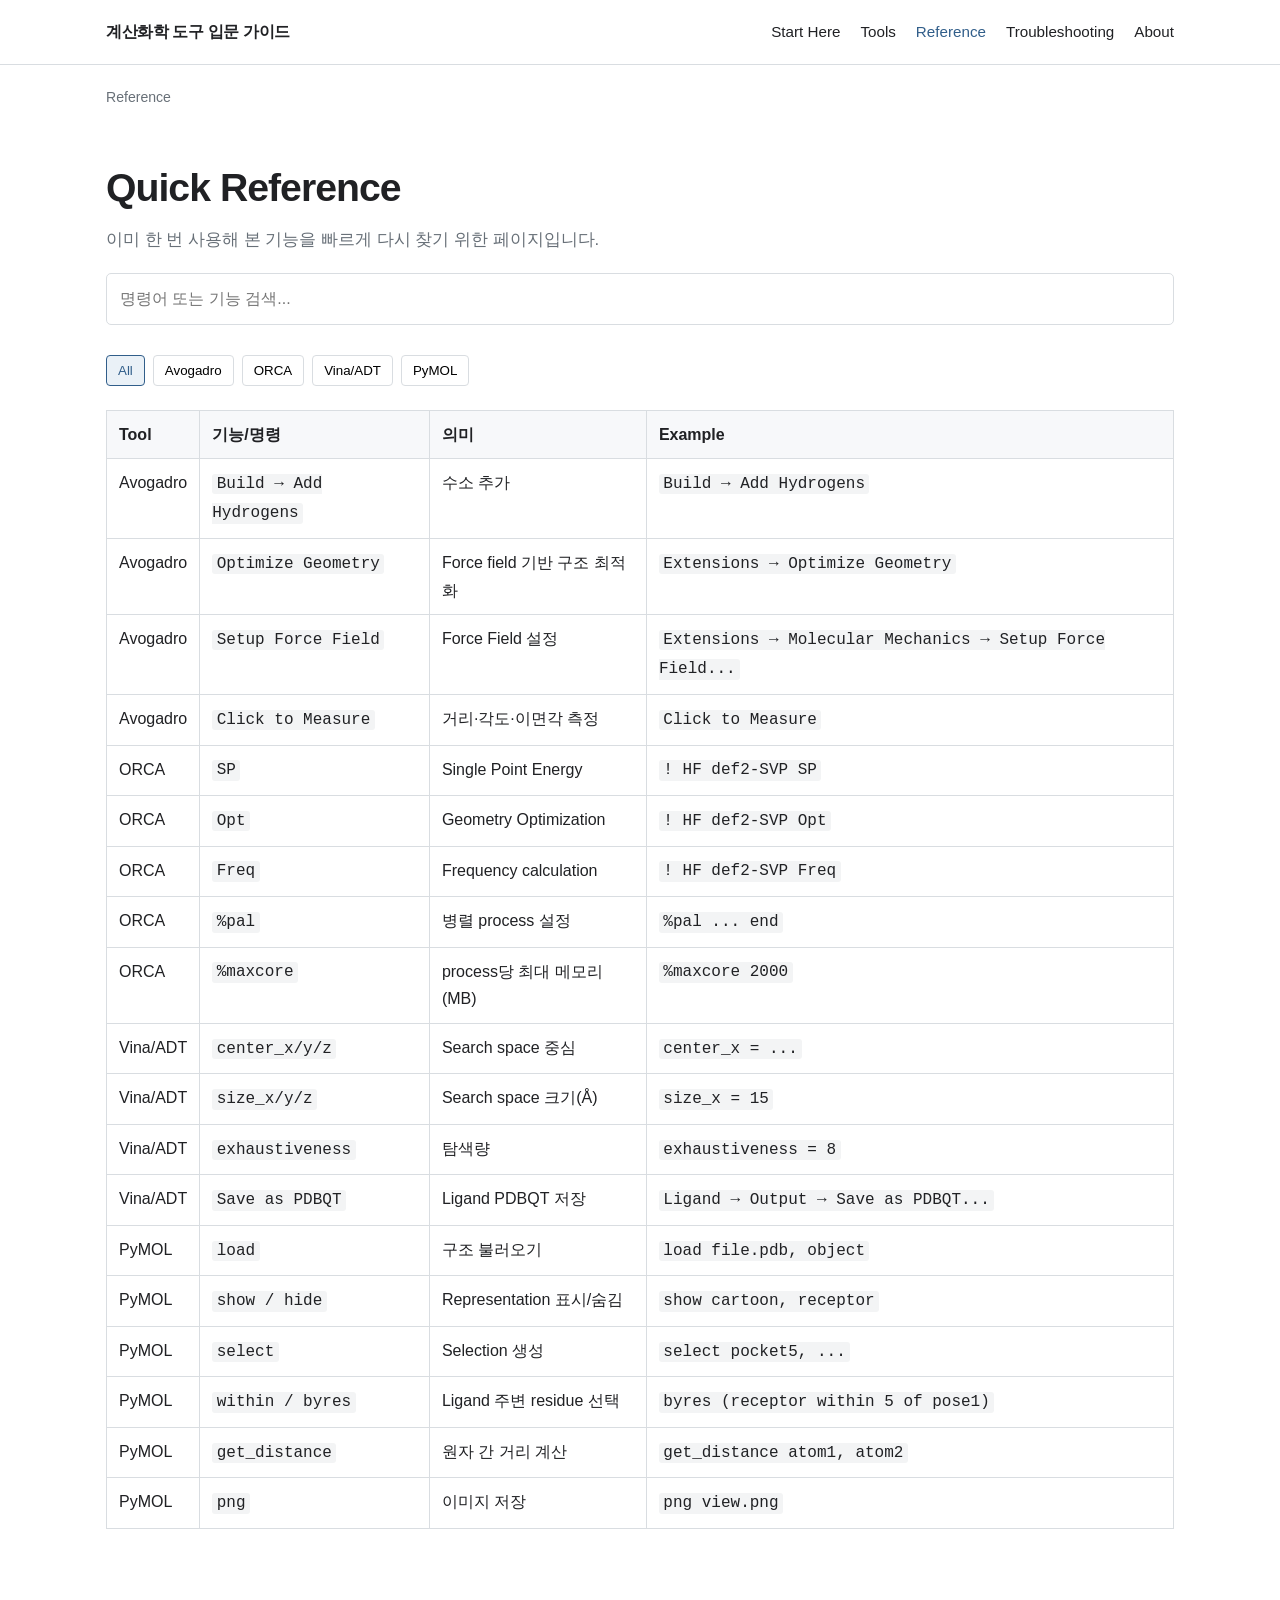
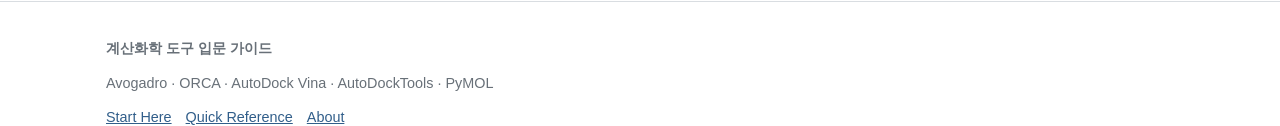
<file: reference/quick-reference.html>
<!doctype html><html lang="ko"><head><meta charset="utf-8"><meta name="viewport" content="width=device-width,initial-scale=1"><meta name="description" content="계산화학 및 분자모델링 도구 초보자를 위한 실전 가이드"><title>Quick Reference | 계산화학 도구 입문 가이드</title><link rel="stylesheet" href="../assets/css/style.css"></head><body><header class="site-header"><div class="container nav-inner"><a class="logo" href="../index.html">계산화학 도구 입문 가이드</a><button class="menu-toggle" aria-label="메뉴 열기" aria-expanded="false">Menu</button><nav class="site-nav"><a href="../start-here.html">Start Here</a><a href="../tools/index.html">Tools</a><a href="../reference/quick-reference.html" aria-current="page">Reference</a><a href="../troubleshooting/index.html">Troubleshooting</a><a href="../about/index.html">About</a></nav></div></header><main><div class="container"><div class="breadcrumb">Reference</div><section><h1>Quick Reference</h1><p class="page-intro">이미 한 번 사용해 본 기능을 빠르게 다시 찾기 위한 페이지입니다.</p><input class="search" data-reference-search placeholder="명령어 또는 기능 검색..." aria-label="Quick Reference 검색"><div class="filter-row"><button class="filter-btn active" data-ref-filter="all">All</button><button class="filter-btn" data-ref-filter="avogadro">Avogadro</button><button class="filter-btn" data-ref-filter="orca">ORCA</button><button class="filter-btn" data-ref-filter="vina">Vina/ADT</button><button class="filter-btn" data-ref-filter="pymol">PyMOL</button></div><table><thead><tr><th>Tool</th><th>기능/명령</th><th>의미</th><th>Example</th></tr></thead><tbody><tr data-ref-row data-tool="avogadro"><td>Avogadro</td><td><code>Build → Add Hydrogens</code></td><td>수소 추가</td><td><code>Build → Add Hydrogens</code></td></tr><tr data-ref-row data-tool="avogadro"><td>Avogadro</td><td><code>Optimize Geometry</code></td><td>Force field 기반 구조 최적화</td><td><code>Extensions → Optimize Geometry</code></td></tr><tr data-ref-row data-tool="avogadro"><td>Avogadro</td><td><code>Setup Force Field</code></td><td>Force Field 설정</td><td><code>Extensions → Molecular Mechanics → Setup Force Field...</code></td></tr><tr data-ref-row data-tool="avogadro"><td>Avogadro</td><td><code>Click to Measure</code></td><td>거리·각도·이면각 측정</td><td><code>Click to Measure</code></td></tr><tr data-ref-row data-tool="orca"><td>ORCA</td><td><code>SP</code></td><td>Single Point Energy</td><td><code>! HF def2-SVP SP</code></td></tr><tr data-ref-row data-tool="orca"><td>ORCA</td><td><code>Opt</code></td><td>Geometry Optimization</td><td><code>! HF def2-SVP Opt</code></td></tr><tr data-ref-row data-tool="orca"><td>ORCA</td><td><code>Freq</code></td><td>Frequency calculation</td><td><code>! HF def2-SVP Freq</code></td></tr><tr data-ref-row data-tool="orca"><td>ORCA</td><td><code>%pal</code></td><td>병렬 process 설정</td><td><code>%pal ... end</code></td></tr><tr data-ref-row data-tool="orca"><td>ORCA</td><td><code>%maxcore</code></td><td>process당 최대 메모리(MB)</td><td><code>%maxcore 2000</code></td></tr><tr data-ref-row data-tool="vina"><td>Vina/ADT</td><td><code>center_x/y/z</code></td><td>Search space 중심</td><td><code>center_x = ...</code></td></tr><tr data-ref-row data-tool="vina"><td>Vina/ADT</td><td><code>size_x/y/z</code></td><td>Search space 크기(Å)</td><td><code>size_x = 15</code></td></tr><tr data-ref-row data-tool="vina"><td>Vina/ADT</td><td><code>exhaustiveness</code></td><td>탐색량</td><td><code>exhaustiveness = 8</code></td></tr><tr data-ref-row data-tool="vina"><td>Vina/ADT</td><td><code>Save as PDBQT</code></td><td>Ligand PDBQT 저장</td><td><code>Ligand → Output → Save as PDBQT...</code></td></tr><tr data-ref-row data-tool="pymol"><td>PyMOL</td><td><code>load</code></td><td>구조 불러오기</td><td><code>load file.pdb, object</code></td></tr><tr data-ref-row data-tool="pymol"><td>PyMOL</td><td><code>show / hide</code></td><td>Representation 표시/숨김</td><td><code>show cartoon, receptor</code></td></tr><tr data-ref-row data-tool="pymol"><td>PyMOL</td><td><code>select</code></td><td>Selection 생성</td><td><code>select pocket5, ...</code></td></tr><tr data-ref-row data-tool="pymol"><td>PyMOL</td><td><code>within / byres</code></td><td>Ligand 주변 residue 선택</td><td><code>byres (receptor within 5 of pose1)</code></td></tr><tr data-ref-row data-tool="pymol"><td>PyMOL</td><td><code>get_distance</code></td><td>원자 간 거리 계산</td><td><code>get_distance atom1, atom2</code></td></tr><tr data-ref-row data-tool="pymol"><td>PyMOL</td><td><code>png</code></td><td>이미지 저장</td><td><code>png view.png</code></td></tr></tbody></table></section></div></main><footer class="site-footer"><div class="container"><strong>계산화학 도구 입문 가이드</strong><p>Avogadro · ORCA · AutoDock Vina · AutoDockTools · PyMOL</p><div class="footer-links"><a href="../start-here.html">Start Here</a><a href="../reference/quick-reference.html">Quick Reference</a><a href="../about/index.html">About</a></div></div></footer><script src="../assets/js/main.js"></script></body></html>
</file>
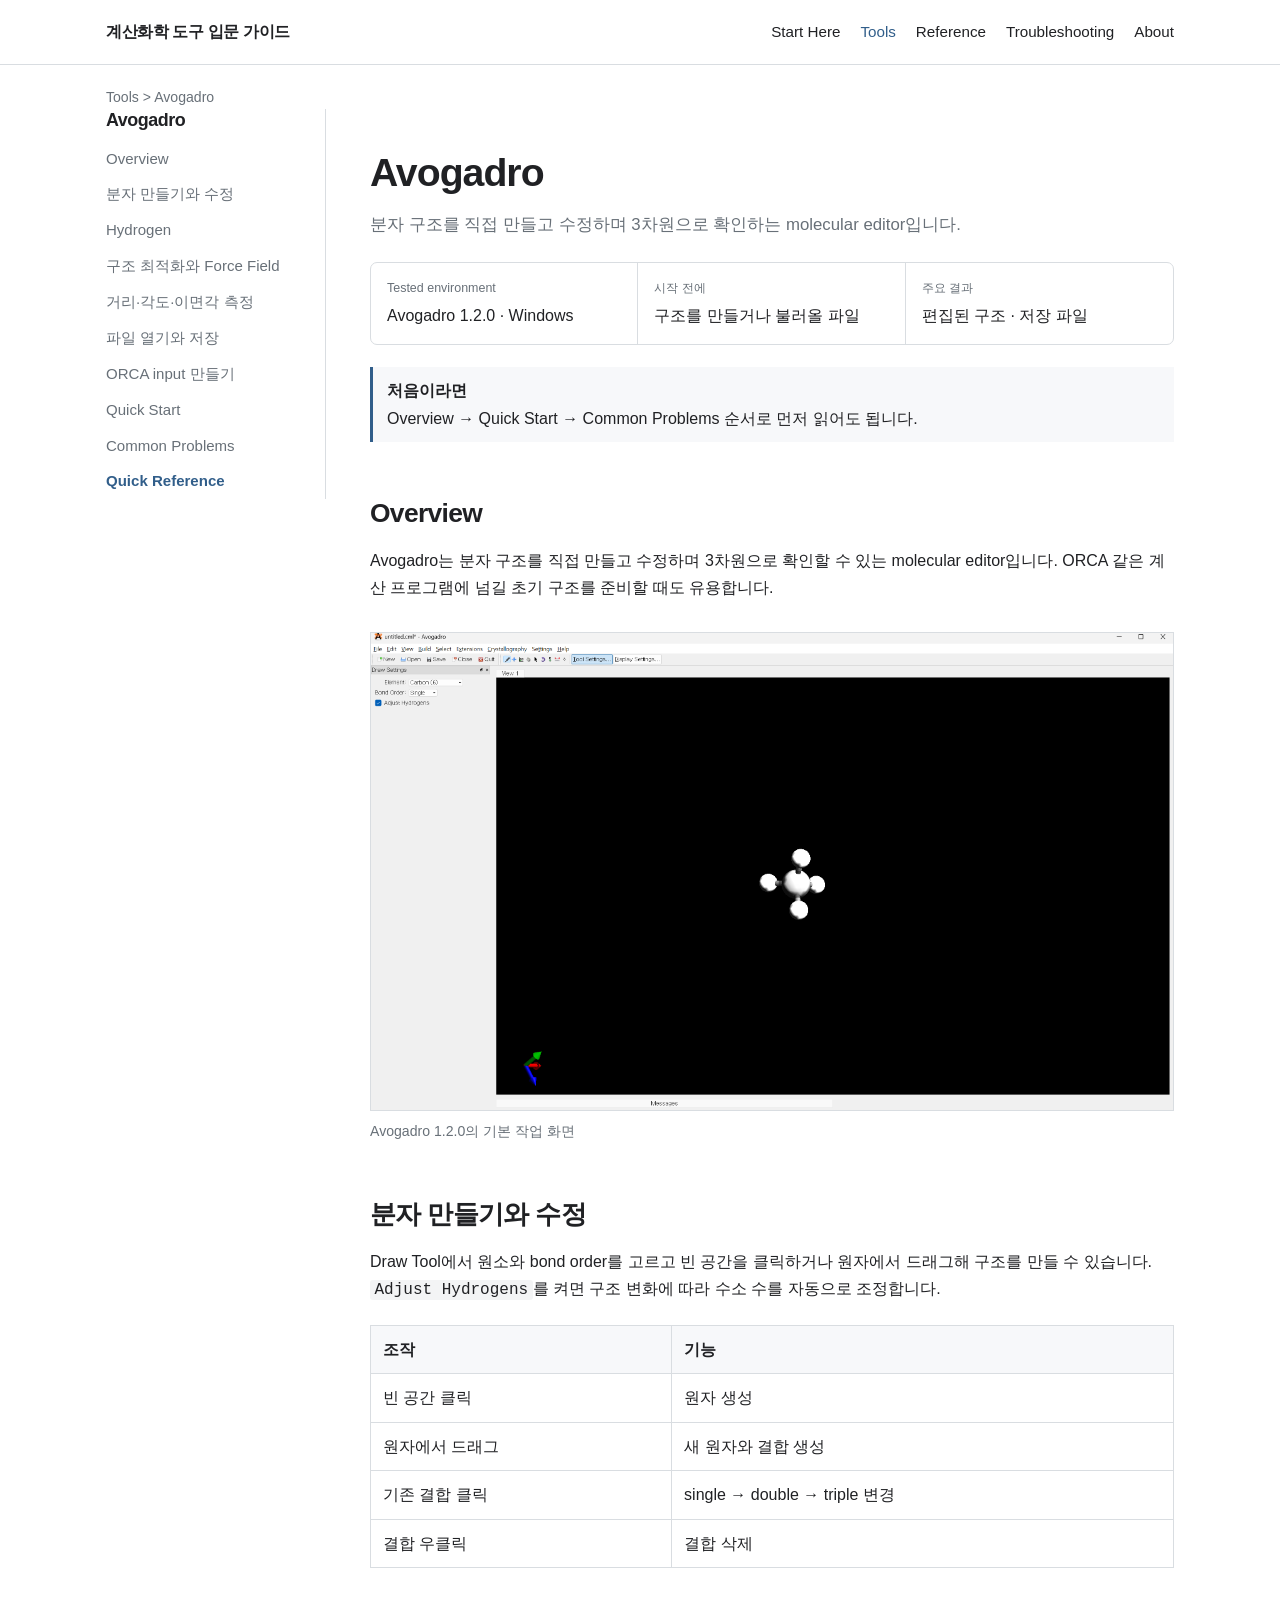
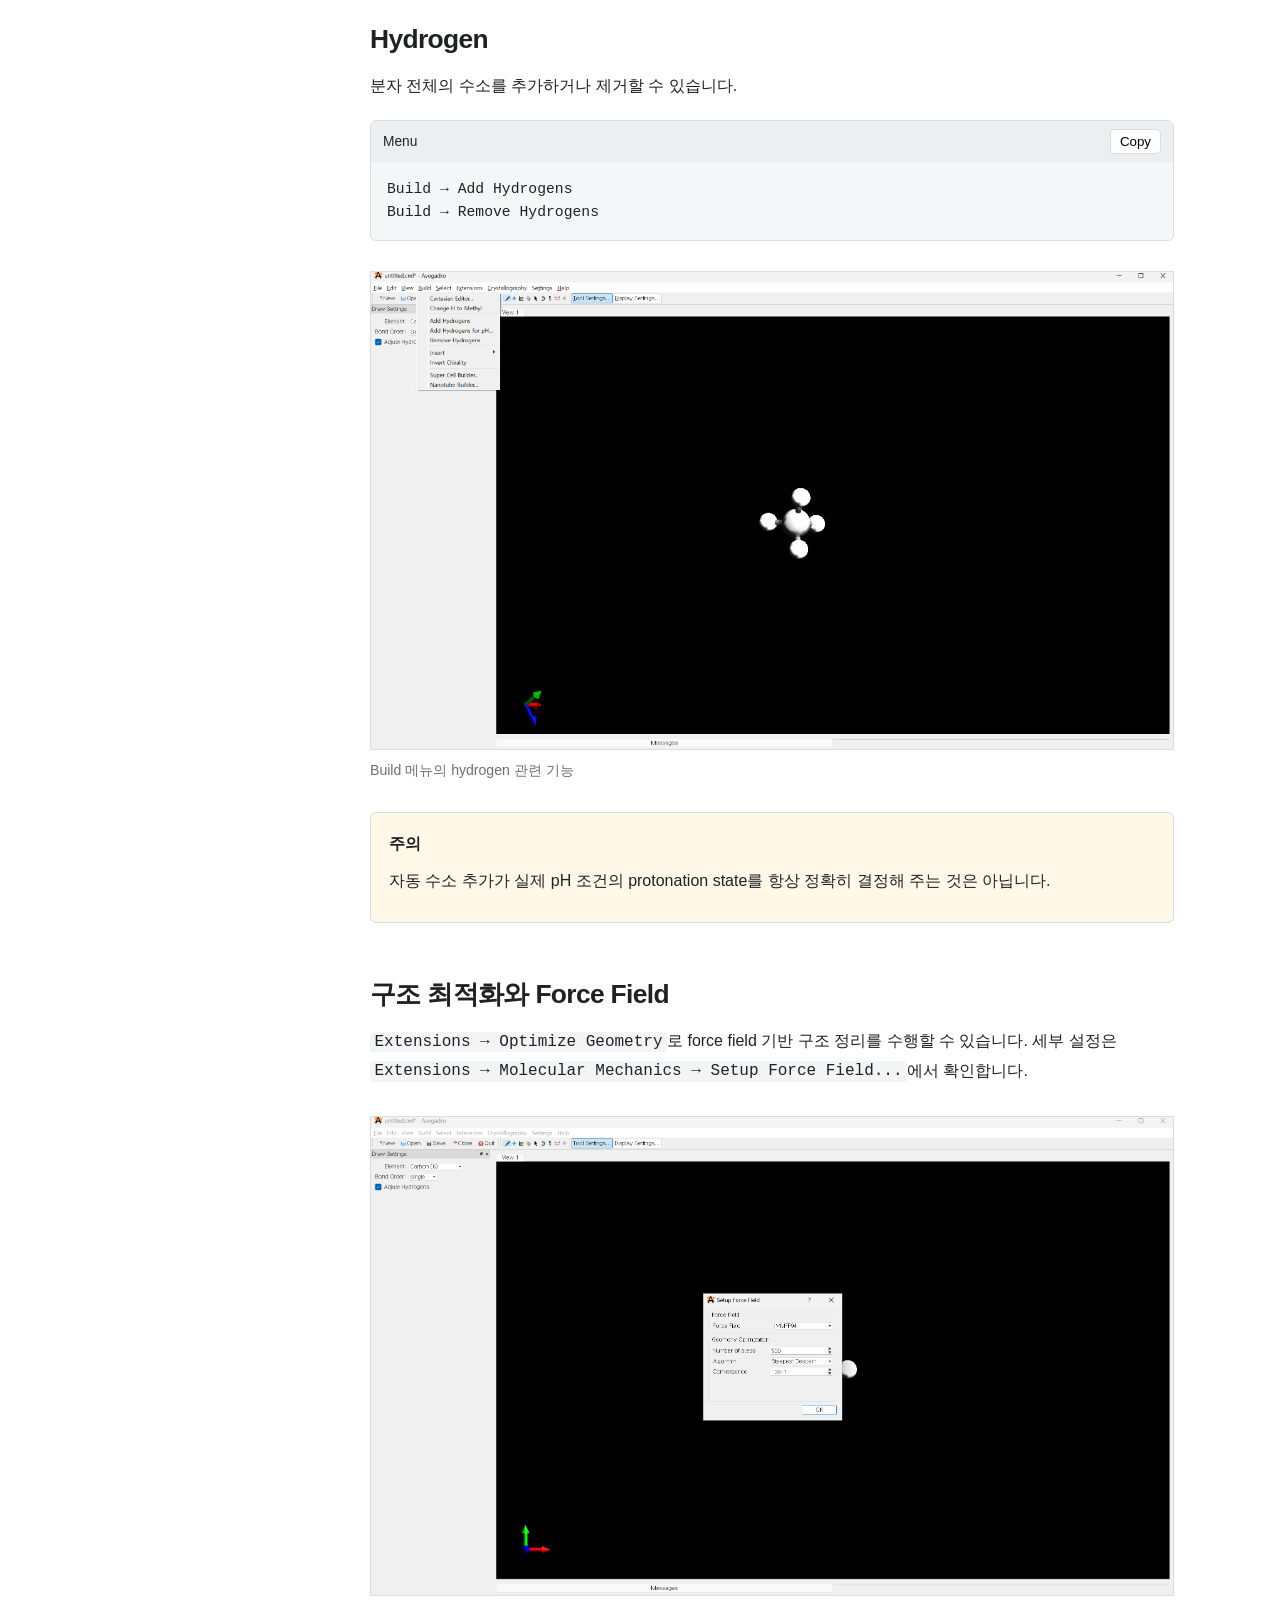
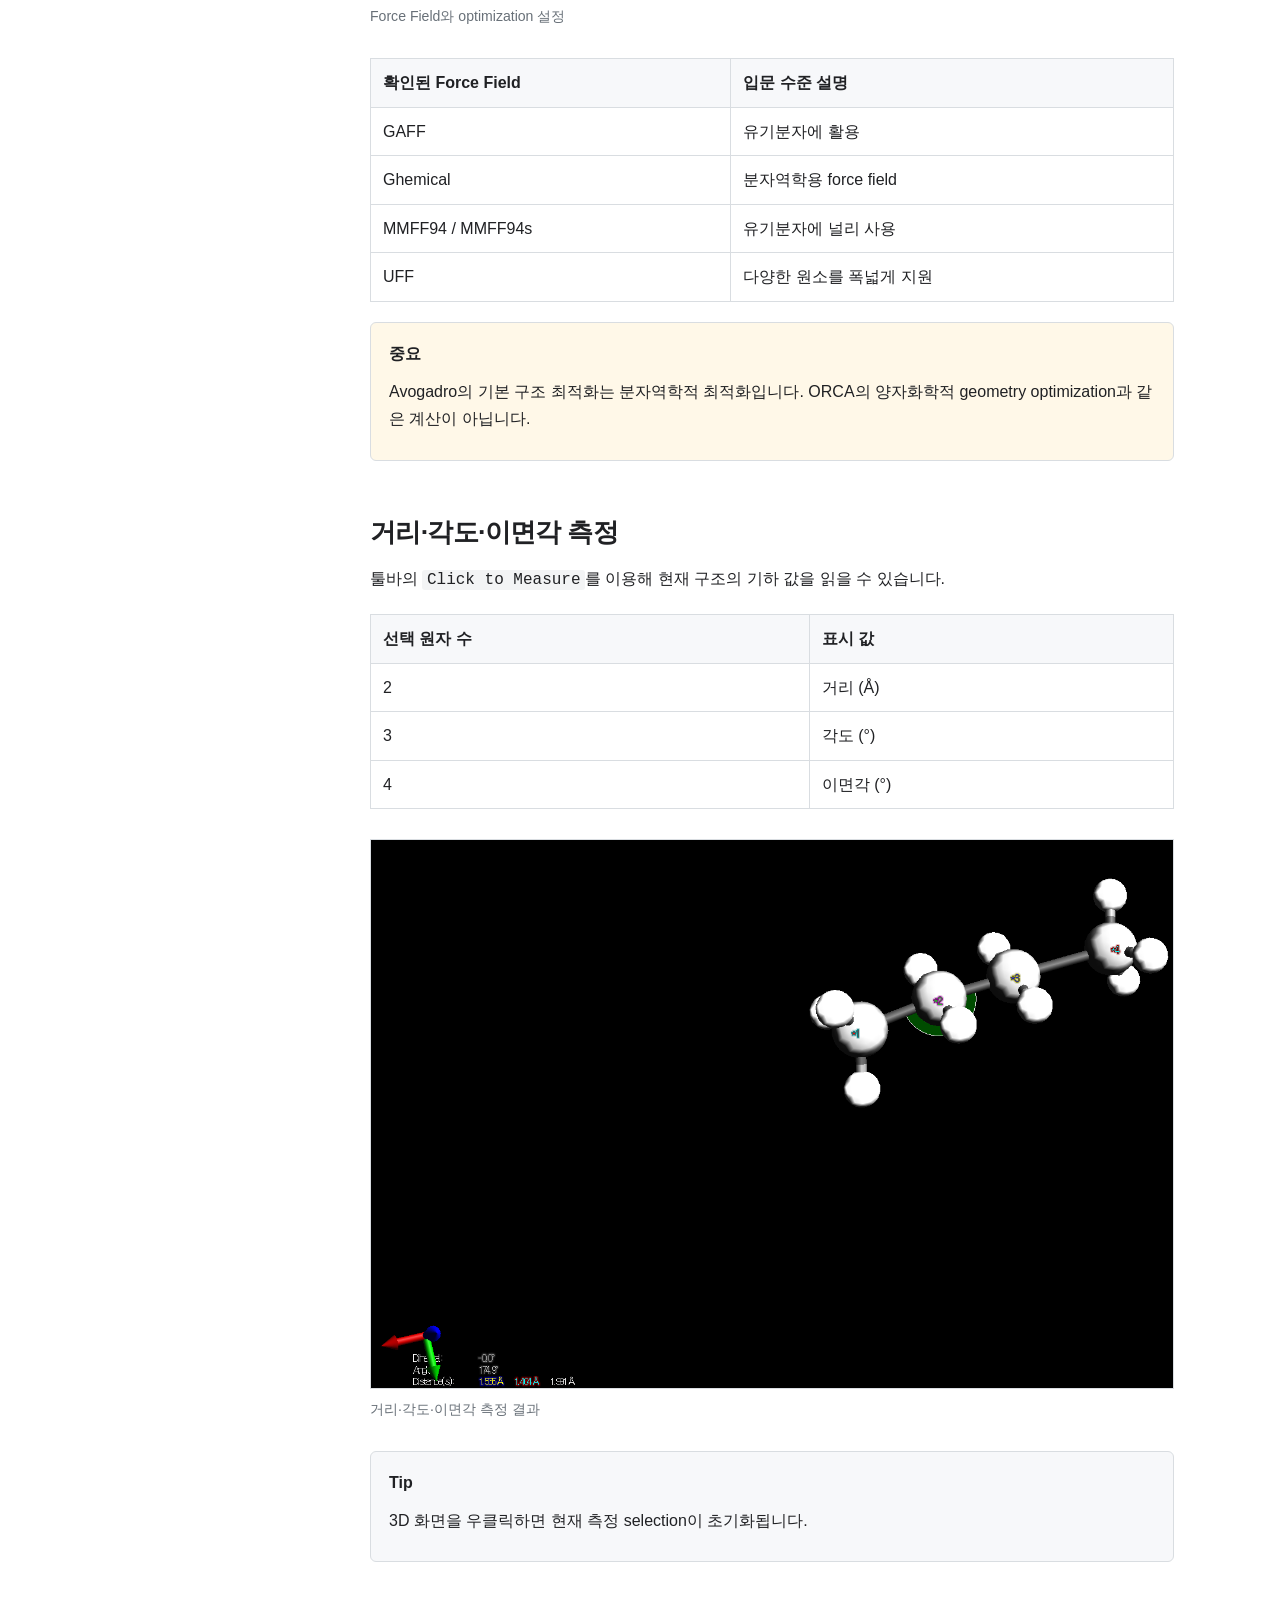
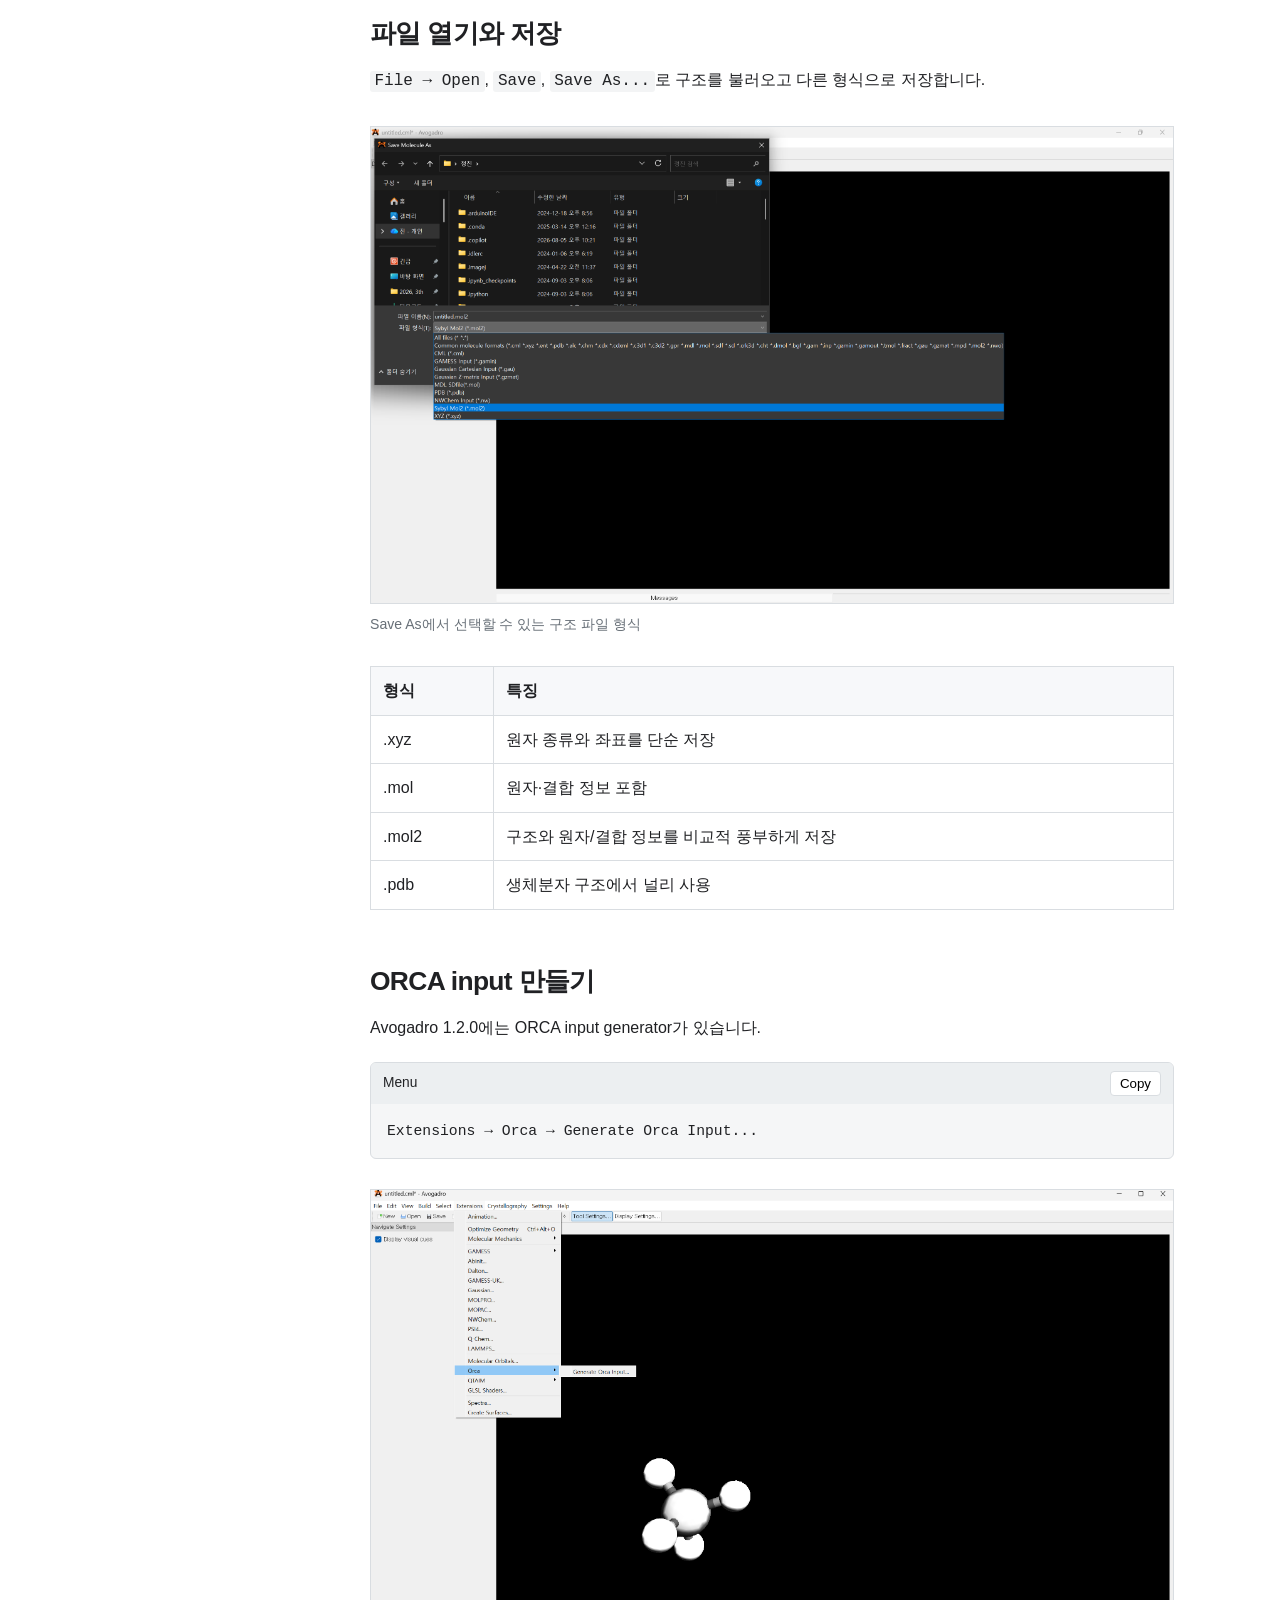
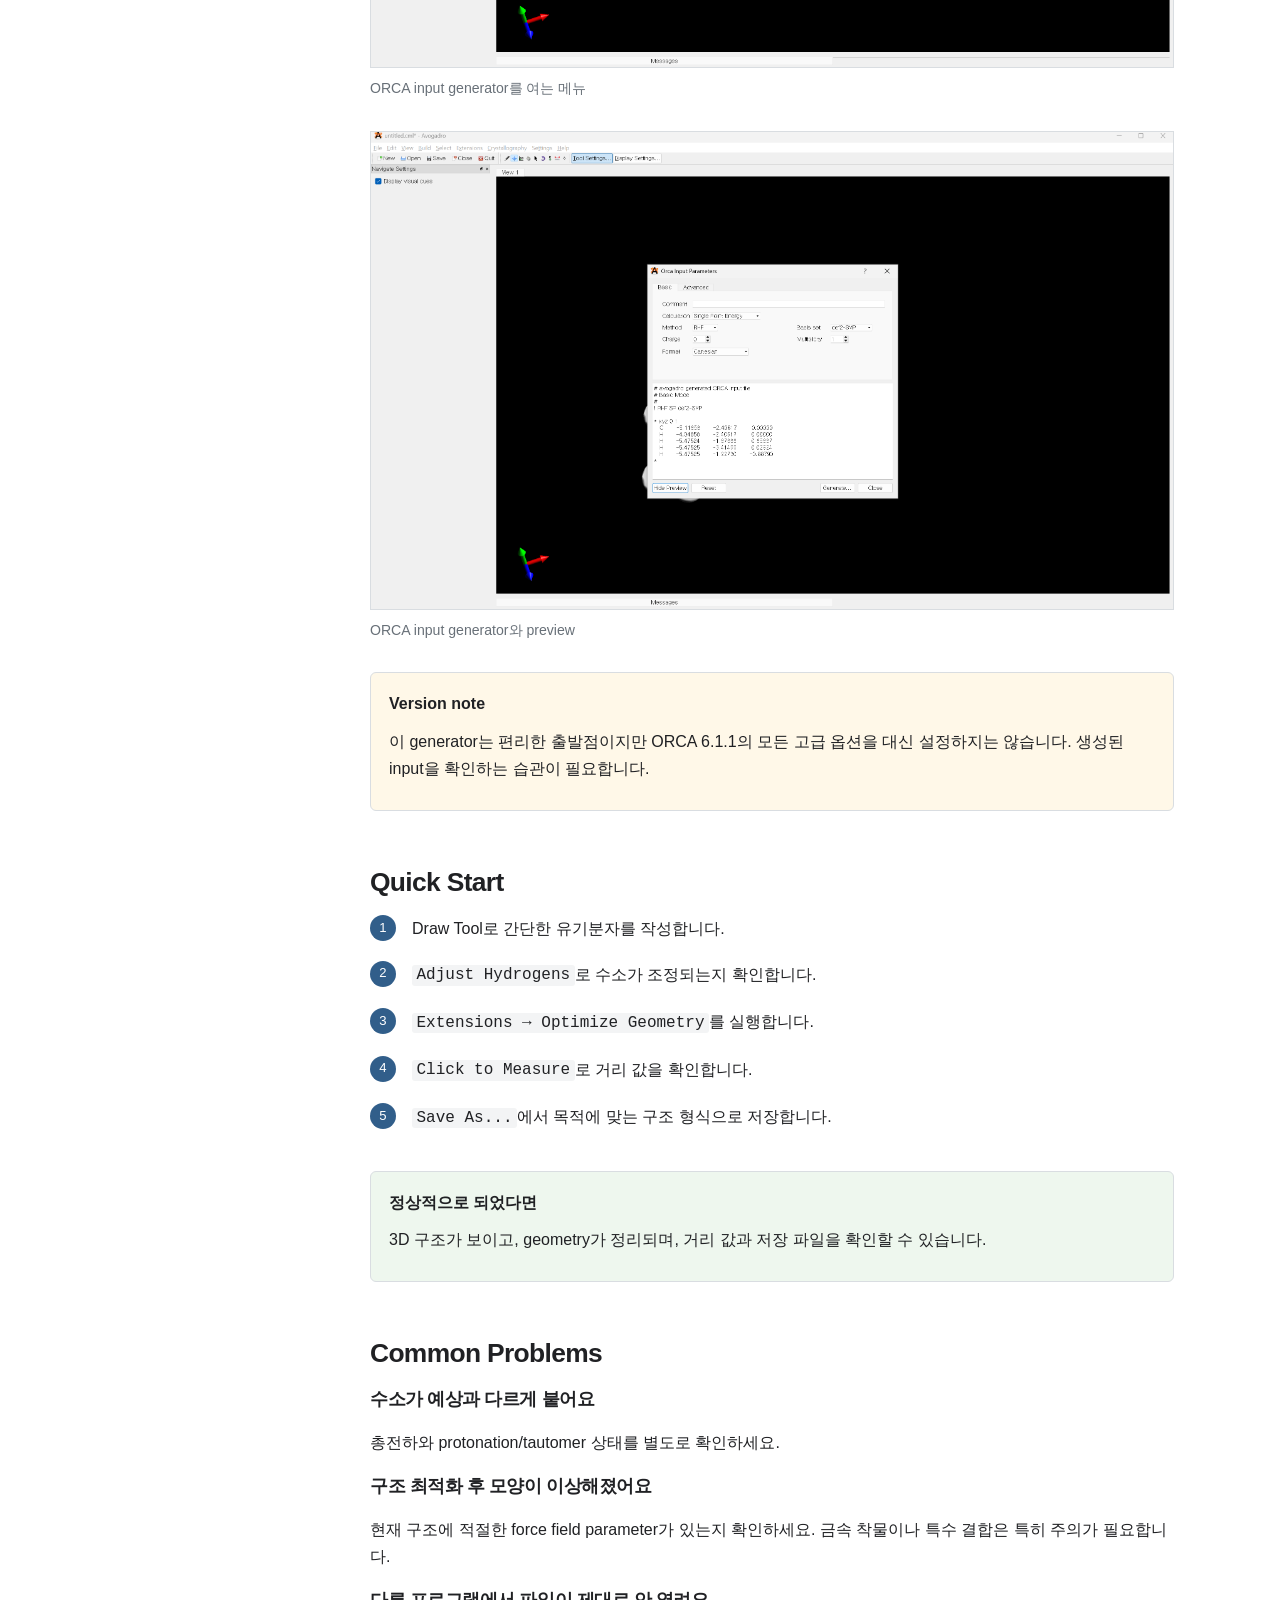
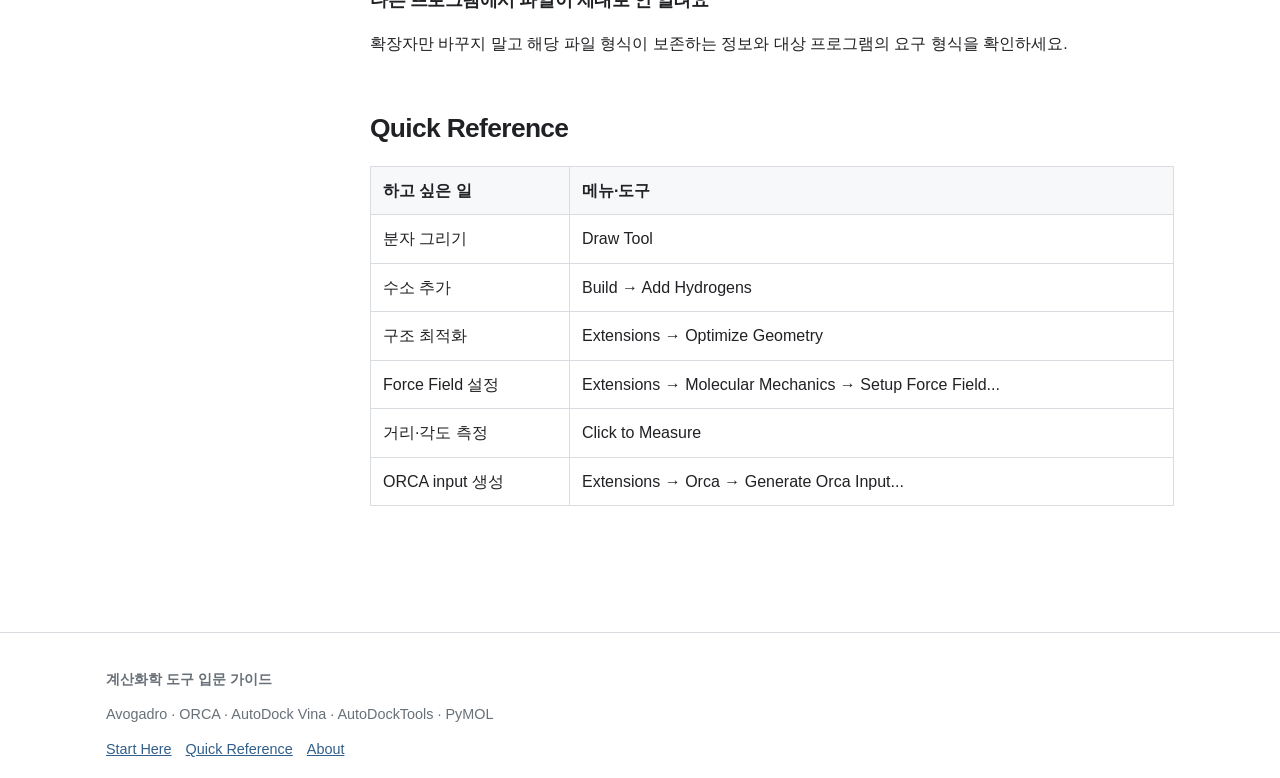
<file: tools/avogadro.html>
<!doctype html><html lang="ko"><head><meta charset="utf-8"><meta name="viewport" content="width=device-width,initial-scale=1"><meta name="description" content="계산화학 및 분자모델링 도구 초보자를 위한 실전 가이드"><title>Avogadro | 계산화학 도구 입문 가이드</title><link rel="stylesheet" href="../assets/css/style.css"></head><body><header class="site-header"><div class="container nav-inner"><a class="logo" href="../index.html">계산화학 도구 입문 가이드</a><button class="menu-toggle" aria-label="메뉴 열기" aria-expanded="false">Menu</button><nav class="site-nav"><a href="../start-here.html">Start Here</a><a href="../tools/index.html" aria-current="page">Tools</a><a href="../reference/quick-reference.html">Reference</a><a href="../troubleshooting/index.html">Troubleshooting</a><a href="../about/index.html">About</a></nav></div></header><main><div class="container breadcrumb">Tools &gt; Avogadro</div><div class="container layout"><aside class="sidebar"><h3>Avogadro</h3><a href="#overview">Overview</a><a href="#draw">분자 만들기와 수정</a><a href="#hydrogen">Hydrogen</a><a href="#optimization">구조 최적화와 Force Field</a><a href="#measure">거리·각도·이면각 측정</a><a href="#files">파일 열기와 저장</a><a href="#orca">ORCA input 만들기</a><a href="#quick">Quick Start</a><a href="#problems">Common Problems</a><a href="#reference">Quick Reference</a></aside><article class="content"><section id="top"><h1>Avogadro</h1><p class="page-intro">분자 구조를 직접 만들고 수정하며 3차원으로 확인하는 molecular editor입니다.</p><div class="meta-panel"><div><span class="meta-label">Tested environment</span>Avogadro 1.2.0 · Windows</div><div><span class="meta-label">시작 전에</span>구조를 만들거나 불러올 파일</div><div><span class="meta-label">주요 결과</span>편집된 구조 · 저장 파일</div></div><div class="beginner-path"><strong>처음이라면</strong><br>Overview → Quick Start → Common Problems 순서로 먼저 읽어도 됩니다.</div></section><section id="overview"><h2>Overview</h2><p>Avogadro는 분자 구조를 직접 만들고 수정하며 3차원으로 확인할 수 있는 molecular editor입니다. ORCA 같은 계산 프로그램에 넘길 초기 구조를 준비할 때도 유용합니다.</p><figure class="figure">
<img src="../assets/images/avogadro/avg-b01-img01-main-ui.png" alt="Avogadro 1.2.0의 기본 작업 화면" loading="lazy">
<figcaption>Avogadro 1.2.0의 기본 작업 화면</figcaption>
</figure></section><section id="draw"><h2>분자 만들기와 수정</h2><p>Draw Tool에서 원소와 bond order를 고르고 빈 공간을 클릭하거나 원자에서 드래그해 구조를 만들 수 있습니다. <code>Adjust Hydrogens</code>를 켜면 구조 변화에 따라 수소 수를 자동으로 조정합니다.</p><table><tr><th>조작</th><th>기능</th></tr><tr><td>빈 공간 클릭</td><td>원자 생성</td></tr><tr><td>원자에서 드래그</td><td>새 원자와 결합 생성</td></tr><tr><td>기존 결합 클릭</td><td>single → double → triple 변경</td></tr><tr><td>결합 우클릭</td><td>결합 삭제</td></tr></table></section><section id="hydrogen"><h2>Hydrogen</h2><p>분자 전체의 수소를 추가하거나 제거할 수 있습니다.</p><div class="code-box">
<div class="code-head"><span>Menu</span><button class="copy-btn" type="button" aria-label="코드 복사">Copy</button></div>
<pre><code class="language-text">Build → Add Hydrogens
Build → Remove Hydrogens</code></pre>
</div><figure class="figure">
<img src="../assets/images/avogadro/avg-b02-img01-build-hydrogens-menu.png" alt="Build 메뉴의 hydrogen 관련 기능" loading="lazy">
<figcaption>Build 메뉴의 hydrogen 관련 기능</figcaption>
</figure><div class="box caution"><strong>주의</strong><p>자동 수소 추가가 실제 pH 조건의 protonation state를 항상 정확히 결정해 주는 것은 아닙니다.</p></div></section><section id="optimization"><h2>구조 최적화와 Force Field</h2><p><code>Extensions → Optimize Geometry</code>로 force field 기반 구조 정리를 수행할 수 있습니다. 세부 설정은 <code>Extensions → Molecular Mechanics → Setup Force Field...</code>에서 확인합니다.</p><figure class="figure">
<img src="../assets/images/avogadro/avg-b03-img02-force-field-settings.png" alt="Force Field와 optimization 설정" loading="lazy">
<figcaption>Force Field와 optimization 설정</figcaption>
</figure><table><tr><th>확인된 Force Field</th><th>입문 수준 설명</th></tr><tr><td>GAFF</td><td>유기분자에 활용</td></tr><tr><td>Ghemical</td><td>분자역학용 force field</td></tr><tr><td>MMFF94 / MMFF94s</td><td>유기분자에 널리 사용</td></tr><tr><td>UFF</td><td>다양한 원소를 폭넓게 지원</td></tr></table><div class="box caution"><strong>중요</strong><p>Avogadro의 기본 구조 최적화는 분자역학적 최적화입니다. ORCA의 양자화학적 geometry optimization과 같은 계산이 아닙니다.</p></div></section><section id="measure"><h2>거리·각도·이면각 측정</h2><p>툴바의 <code>Click to Measure</code>를 이용해 현재 구조의 기하 값을 읽을 수 있습니다.</p><table><tr><th>선택 원자 수</th><th>표시 값</th></tr><tr><td>2</td><td>거리 (Å)</td></tr><tr><td>3</td><td>각도 (°)</td></tr><tr><td>4</td><td>이면각 (°)</td></tr></table><figure class="figure">
<img src="../assets/images/avogadro/avg-b04-img02-measure-result-closeup.png" alt="거리·각도·이면각 측정 결과" loading="lazy">
<figcaption>거리·각도·이면각 측정 결과</figcaption>
</figure><div class="box note"><strong>Tip</strong><p>3D 화면을 우클릭하면 현재 측정 selection이 초기화됩니다.</p></div></section><section id="files"><h2>파일 열기와 저장</h2><p><code>File → Open</code>, <code>Save</code>, <code>Save As...</code>로 구조를 불러오고 다른 형식으로 저장합니다.</p><figure class="figure">
<img src="../assets/images/avogadro/avg-b05-img02-save-as-dialog.png" alt="Save As에서 선택할 수 있는 구조 파일 형식" loading="lazy">
<figcaption>Save As에서 선택할 수 있는 구조 파일 형식</figcaption>
</figure><table><tr><th>형식</th><th>특징</th></tr><tr><td>.xyz</td><td>원자 종류와 좌표를 단순 저장</td></tr><tr><td>.mol</td><td>원자·결합 정보 포함</td></tr><tr><td>.mol2</td><td>구조와 원자/결합 정보를 비교적 풍부하게 저장</td></tr><tr><td>.pdb</td><td>생체분자 구조에서 널리 사용</td></tr></table></section><section id="orca"><h2>ORCA input 만들기</h2><p>Avogadro 1.2.0에는 ORCA input generator가 있습니다.</p><div class="code-box">
<div class="code-head"><span>Menu</span><button class="copy-btn" type="button" aria-label="코드 복사">Copy</button></div>
<pre><code class="language-text">Extensions → Orca → Generate Orca Input...</code></pre>
</div><figure class="figure">
<img src="../assets/images/avogadro/avg-b06-img01-orca-menu.png" alt="ORCA input generator를 여는 메뉴" loading="lazy">
<figcaption>ORCA input generator를 여는 메뉴</figcaption>
</figure><figure class="figure">
<img src="../assets/images/avogadro/avg-b06-img02-orca-input-generator.png" alt="ORCA input generator와 preview" loading="lazy">
<figcaption>ORCA input generator와 preview</figcaption>
</figure><div class="box caution"><strong>Version note</strong><p>이 generator는 편리한 출발점이지만 ORCA 6.1.1의 모든 고급 옵션을 대신 설정하지는 않습니다. 생성된 input을 확인하는 습관이 필요합니다.</p></div></section><section id="quick"><h2>Quick Start</h2><ol class="steps"><li>Draw Tool로 간단한 유기분자를 작성합니다.</li><li><code>Adjust Hydrogens</code>로 수소가 조정되는지 확인합니다.</li><li><code>Extensions → Optimize Geometry</code>를 실행합니다.</li><li><code>Click to Measure</code>로 거리 값을 확인합니다.</li><li><code>Save As...</code>에서 목적에 맞는 구조 형식으로 저장합니다.</li></ol><div class="box success"><strong>정상적으로 되었다면</strong><p>3D 구조가 보이고, geometry가 정리되며, 거리 값과 저장 파일을 확인할 수 있습니다.</p></div></section><section id="problems"><h2>Common Problems</h2><h3>수소가 예상과 다르게 붙어요</h3><p>총전하와 protonation/tautomer 상태를 별도로 확인하세요.</p><h3>구조 최적화 후 모양이 이상해졌어요</h3><p>현재 구조에 적절한 force field parameter가 있는지 확인하세요. 금속 착물이나 특수 결합은 특히 주의가 필요합니다.</p><h3>다른 프로그램에서 파일이 제대로 안 열려요</h3><p>확장자만 바꾸지 말고 해당 파일 형식이 보존하는 정보와 대상 프로그램의 요구 형식을 확인하세요.</p></section><section id="reference"><h2>Quick Reference</h2><table><tr><th>하고 싶은 일</th><th>메뉴·도구</th></tr><tr><td>분자 그리기</td><td>Draw Tool</td></tr><tr><td>수소 추가</td><td>Build → Add Hydrogens</td></tr><tr><td>구조 최적화</td><td>Extensions → Optimize Geometry</td></tr><tr><td>Force Field 설정</td><td>Extensions → Molecular Mechanics → Setup Force Field...</td></tr><tr><td>거리·각도 측정</td><td>Click to Measure</td></tr><tr><td>ORCA input 생성</td><td>Extensions → Orca → Generate Orca Input...</td></tr></table></section></article></div></main><footer class="site-footer"><div class="container"><strong>계산화학 도구 입문 가이드</strong><p>Avogadro · ORCA · AutoDock Vina · AutoDockTools · PyMOL</p><div class="footer-links"><a href="../start-here.html">Start Here</a><a href="../reference/quick-reference.html">Quick Reference</a><a href="../about/index.html">About</a></div></div></footer><script src="../assets/js/main.js"></script></body></html>
</file>
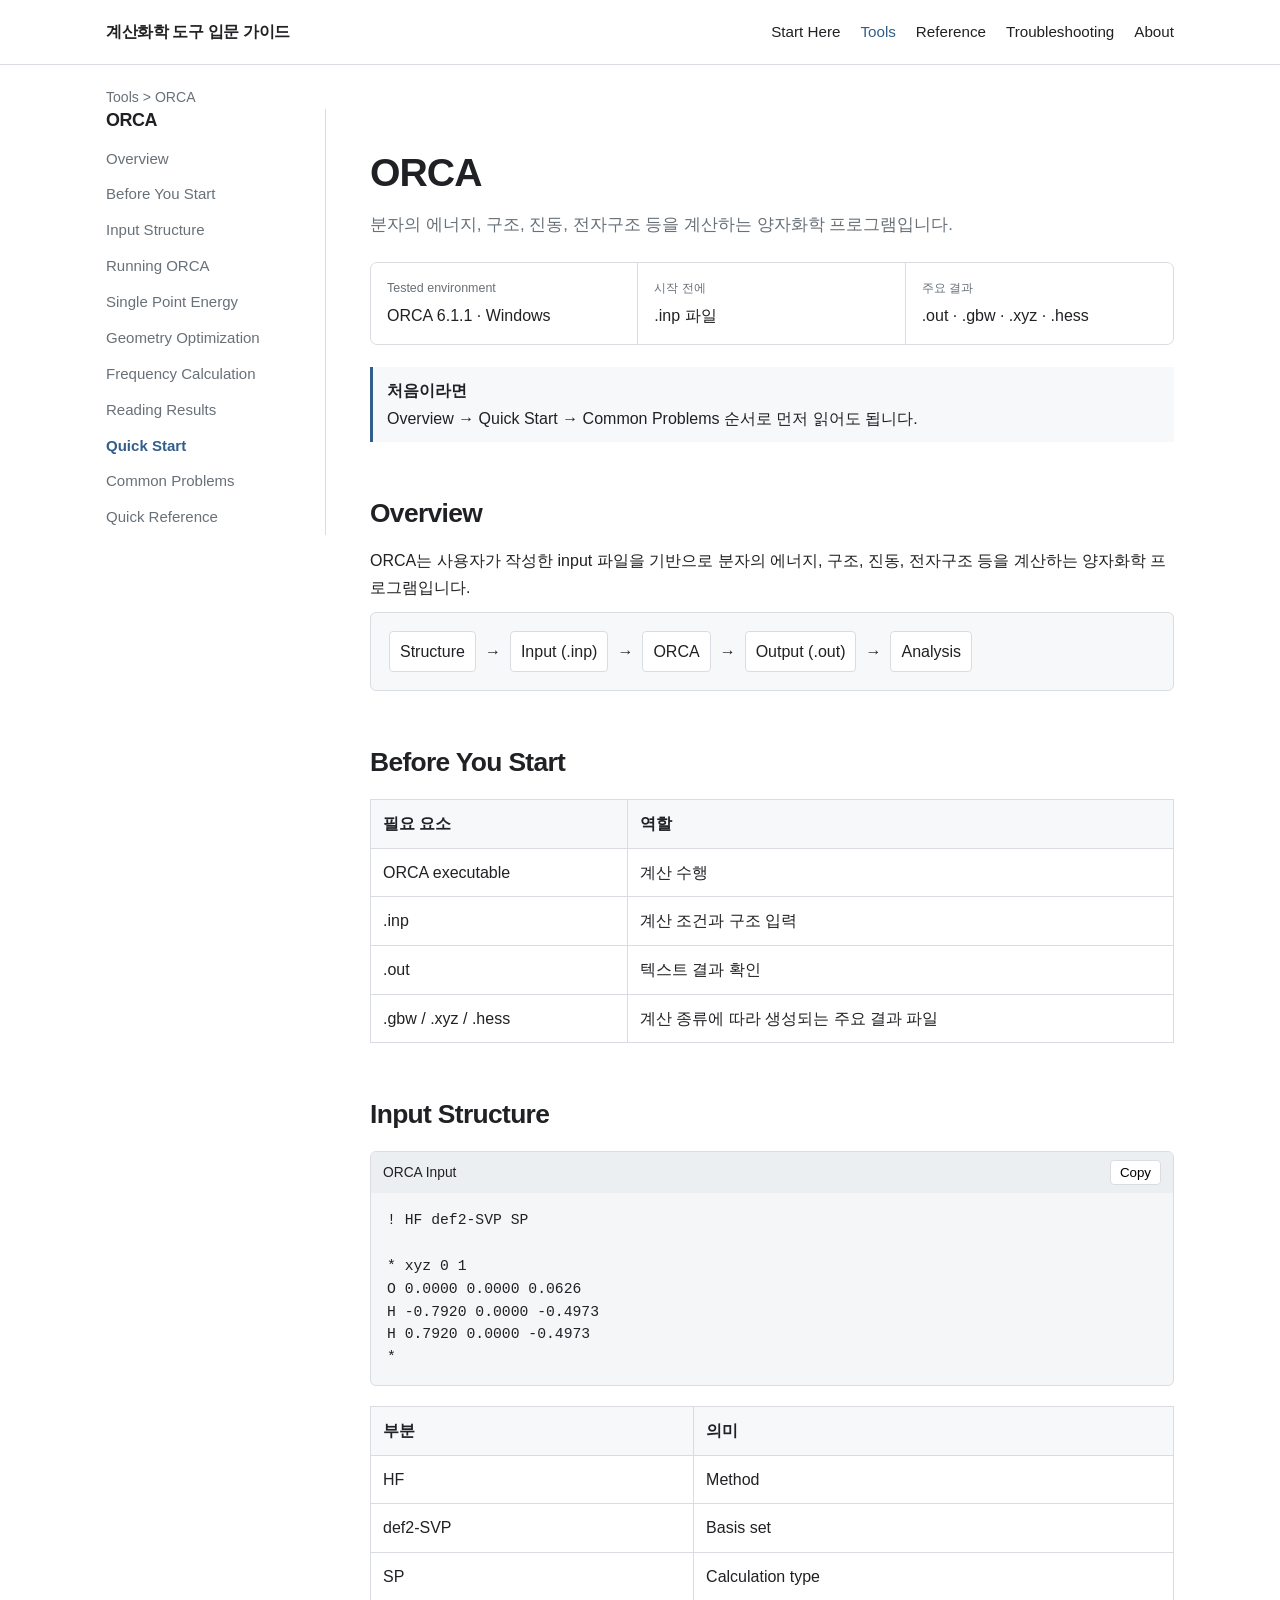
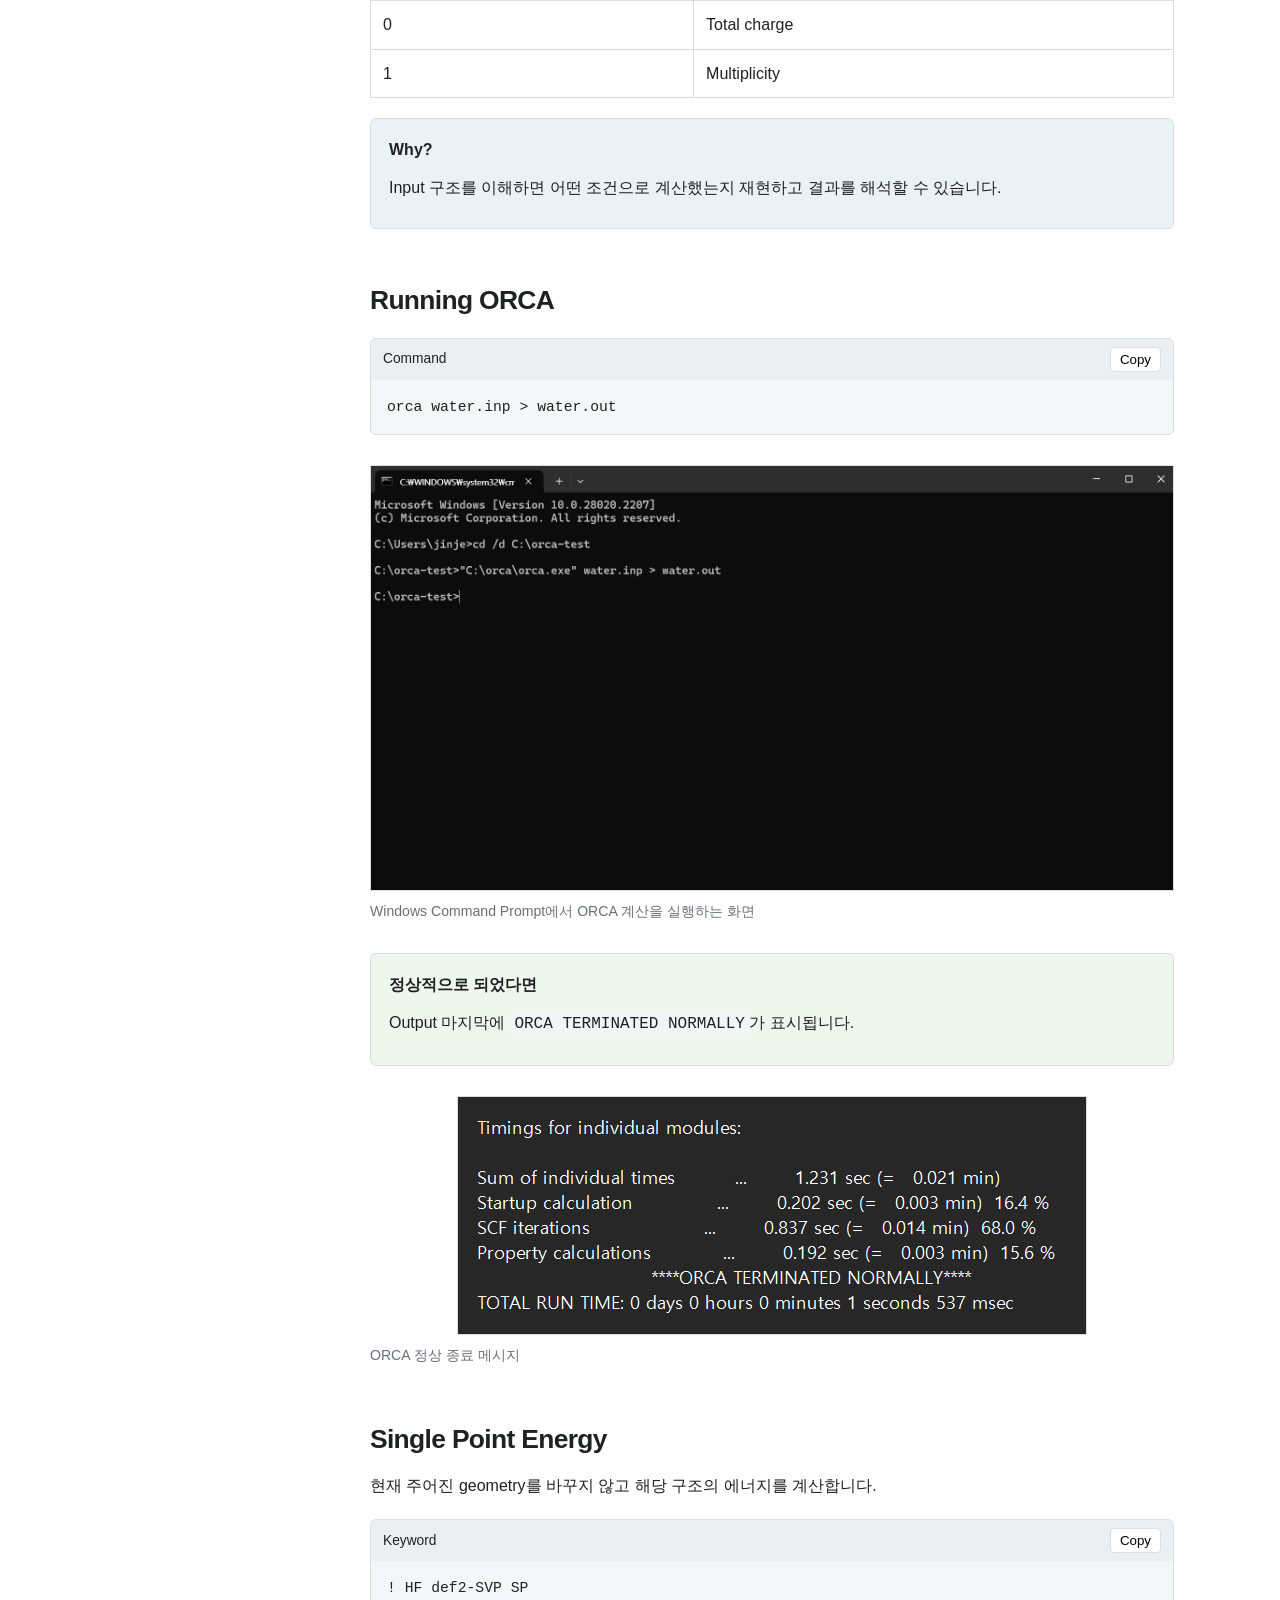
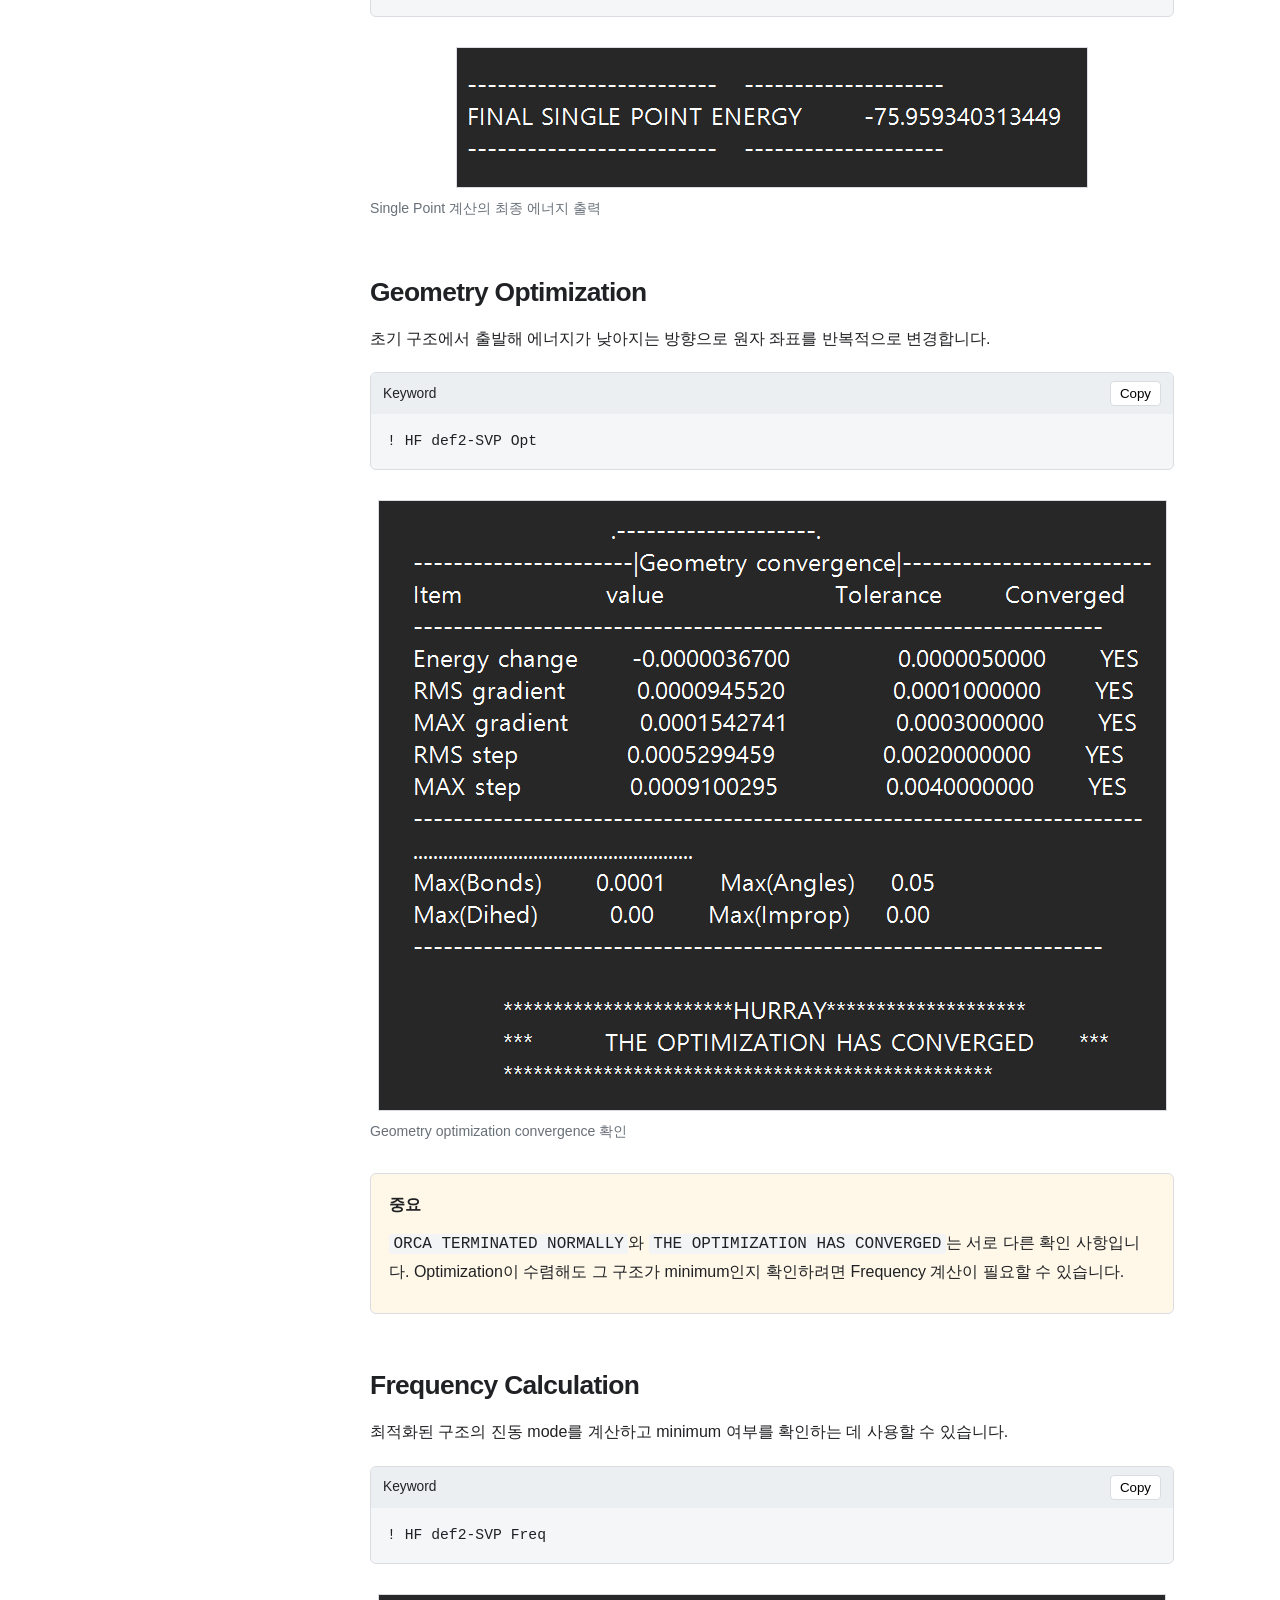
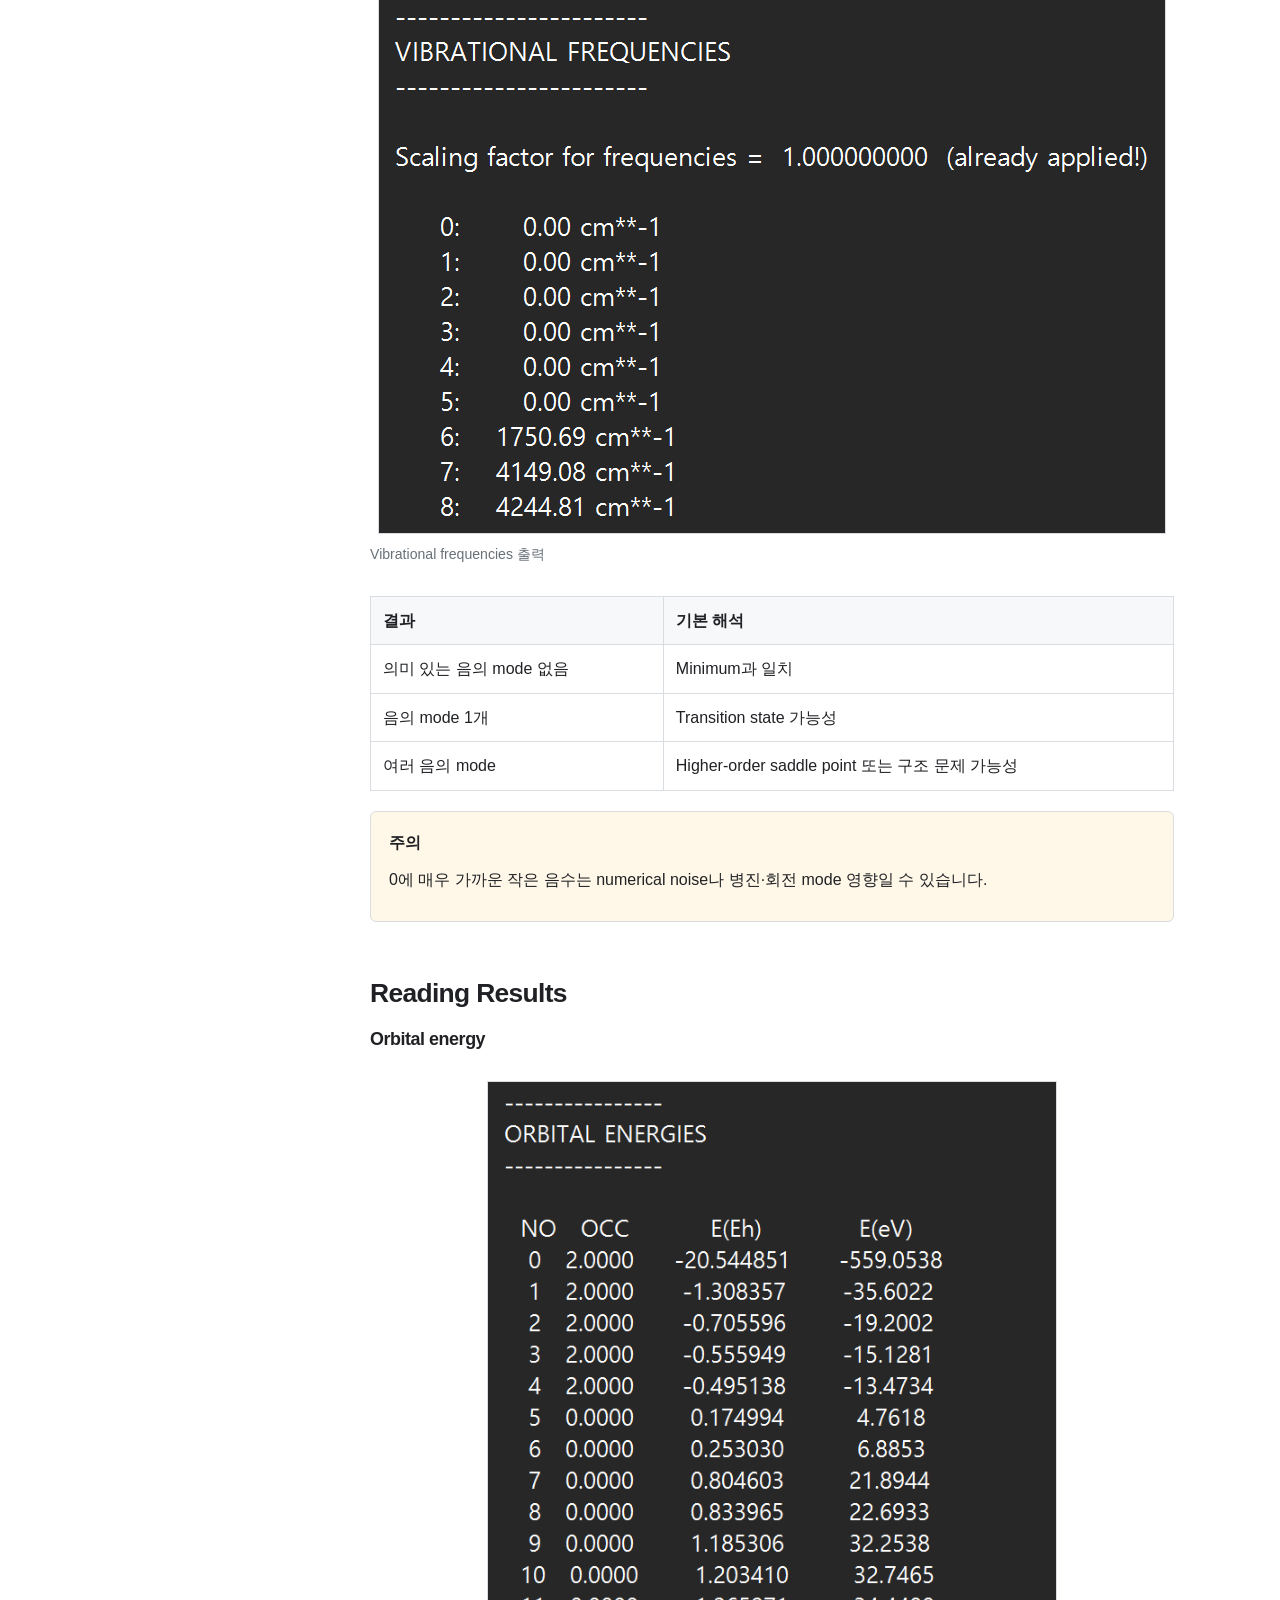
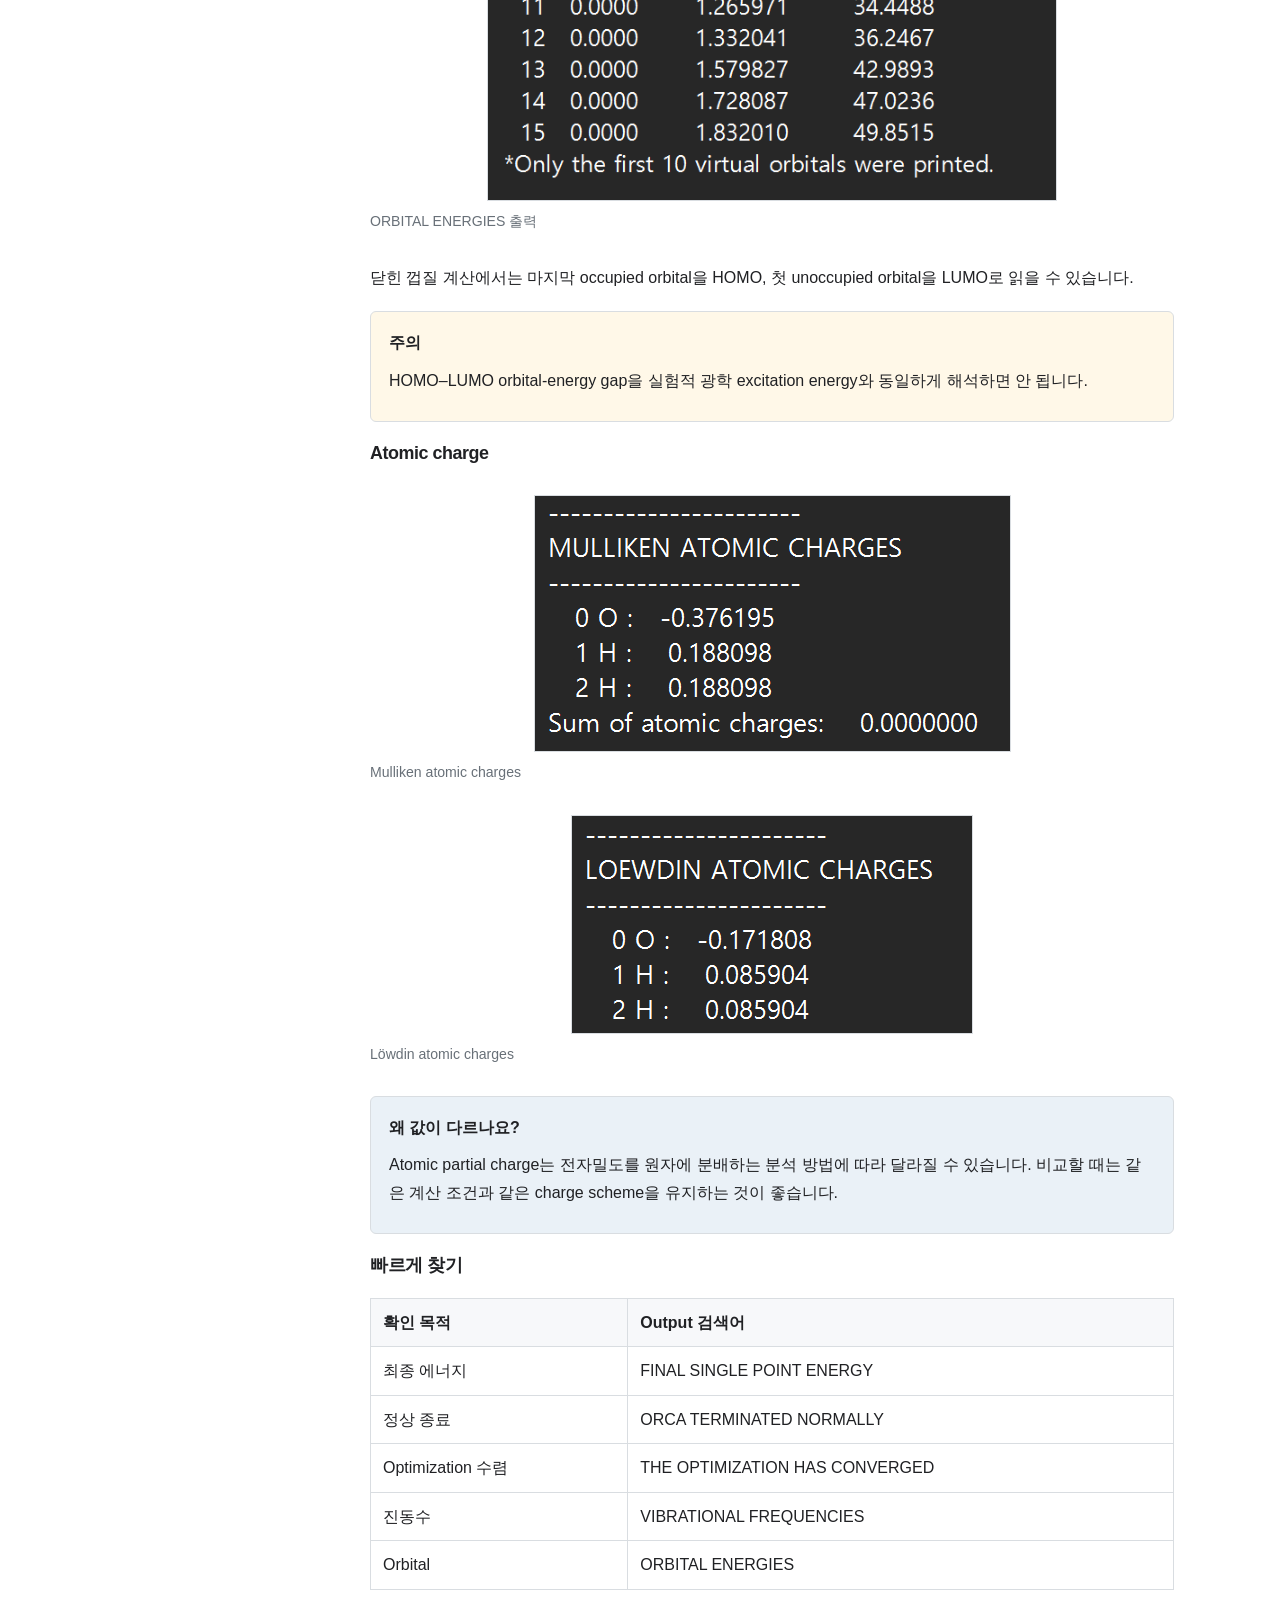
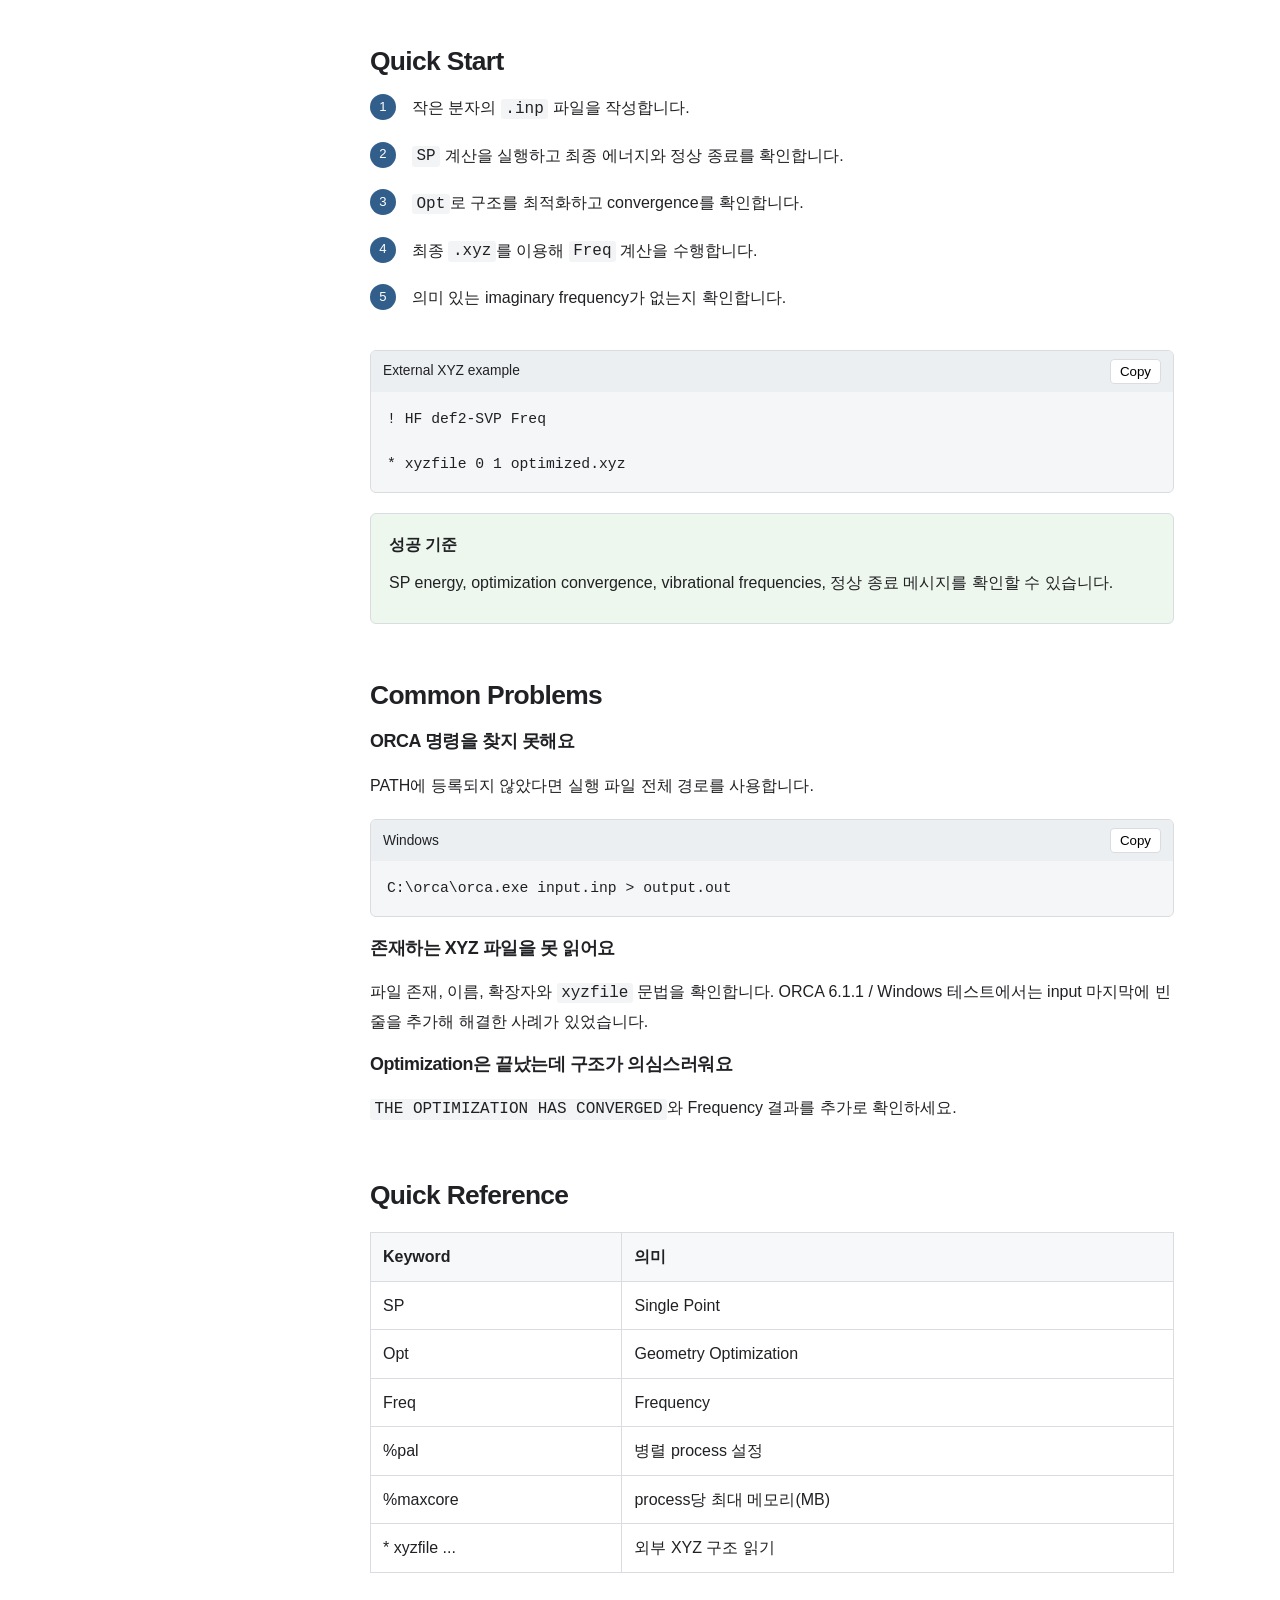
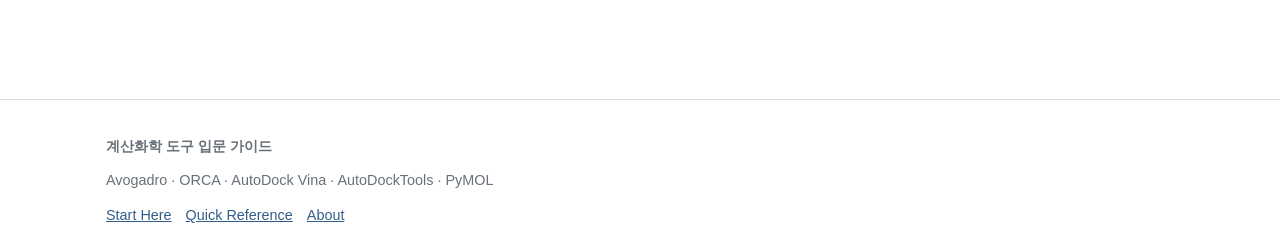
<file: tools/orca.html>
<!doctype html><html lang="ko"><head><meta charset="utf-8"><meta name="viewport" content="width=device-width,initial-scale=1"><meta name="description" content="계산화학 및 분자모델링 도구 초보자를 위한 실전 가이드"><title>ORCA | 계산화학 도구 입문 가이드</title><link rel="stylesheet" href="../assets/css/style.css"></head><body><header class="site-header"><div class="container nav-inner"><a class="logo" href="../index.html">계산화학 도구 입문 가이드</a><button class="menu-toggle" aria-label="메뉴 열기" aria-expanded="false">Menu</button><nav class="site-nav"><a href="../start-here.html">Start Here</a><a href="../tools/index.html" aria-current="page">Tools</a><a href="../reference/quick-reference.html">Reference</a><a href="../troubleshooting/index.html">Troubleshooting</a><a href="../about/index.html">About</a></nav></div></header><main><div class="container breadcrumb">Tools &gt; ORCA</div><div class="container layout"><aside class="sidebar"><h3>ORCA</h3><a href="#overview">Overview</a><a href="#before">Before You Start</a><a href="#input">Input Structure</a><a href="#running">Running ORCA</a><a href="#sp">Single Point Energy</a><a href="#opt">Geometry Optimization</a><a href="#freq">Frequency Calculation</a><a href="#results">Reading Results</a><a href="#quick">Quick Start</a><a href="#problems">Common Problems</a><a href="#reference">Quick Reference</a></aside><article class="content"><section id="top"><h1>ORCA</h1><p class="page-intro">분자의 에너지, 구조, 진동, 전자구조 등을 계산하는 양자화학 프로그램입니다.</p><div class="meta-panel"><div><span class="meta-label">Tested environment</span>ORCA 6.1.1 · Windows</div><div><span class="meta-label">시작 전에</span>.inp 파일</div><div><span class="meta-label">주요 결과</span>.out · .gbw · .xyz · .hess</div></div><div class="beginner-path"><strong>처음이라면</strong><br>Overview → Quick Start → Common Problems 순서로 먼저 읽어도 됩니다.</div></section><section id="overview"><h2>Overview</h2><p>ORCA는 사용자가 작성한 input 파일을 기반으로 분자의 에너지, 구조, 진동, 전자구조 등을 계산하는 양자화학 프로그램입니다.</p><div class="workflow"><span>Structure</span>→<span>Input (.inp)</span>→<span>ORCA</span>→<span>Output (.out)</span>→<span>Analysis</span></div></section><section id="before"><h2>Before You Start</h2><table><tr><th>필요 요소</th><th>역할</th></tr><tr><td>ORCA executable</td><td>계산 수행</td></tr><tr><td>.inp</td><td>계산 조건과 구조 입력</td></tr><tr><td>.out</td><td>텍스트 결과 확인</td></tr><tr><td>.gbw / .xyz / .hess</td><td>계산 종류에 따라 생성되는 주요 결과 파일</td></tr></table></section><section id="input"><h2>Input Structure</h2><div class="code-box">
<div class="code-head"><span>ORCA Input</span><button class="copy-btn" type="button" aria-label="코드 복사">Copy</button></div>
<pre><code class="language-text">! HF def2-SVP SP

* xyz 0 1
O 0.0000 0.0000 0.0626
H -0.7920 0.0000 -0.4973
H 0.7920 0.0000 -0.4973
*</code></pre>
</div><table><tr><th>부분</th><th>의미</th></tr><tr><td>HF</td><td>Method</td></tr><tr><td>def2-SVP</td><td>Basis set</td></tr><tr><td>SP</td><td>Calculation type</td></tr><tr><td>0</td><td>Total charge</td></tr><tr><td>1</td><td>Multiplicity</td></tr></table><div class="box why"><strong>Why?</strong><p>Input 구조를 이해하면 어떤 조건으로 계산했는지 재현하고 결과를 해석할 수 있습니다.</p></div></section><section id="running"><h2>Running ORCA</h2><div class="code-box">
<div class="code-head"><span>Command</span><button class="copy-btn" type="button" aria-label="코드 복사">Copy</button></div>
<pre><code class="language-bash">orca water.inp &gt; water.out</code></pre>
</div><figure class="figure">
<img src="../assets/images/orca/orc-b01-img01-run-command.png" alt="Windows Command Prompt에서 ORCA 계산을 실행하는 화면" loading="lazy">
<figcaption>Windows Command Prompt에서 ORCA 계산을 실행하는 화면</figcaption>
</figure><div class="box success"><strong>정상적으로 되었다면</strong><p>Output 마지막에 <code>ORCA TERMINATED NORMALLY</code>가 표시됩니다.</p></div><figure class="figure">
<img src="../assets/images/orca/orc-b01-img03-normal-termination.png" alt="ORCA 정상 종료 메시지" loading="lazy">
<figcaption>ORCA 정상 종료 메시지</figcaption>
</figure></section><section id="sp"><h2>Single Point Energy</h2><p>현재 주어진 geometry를 바꾸지 않고 해당 구조의 에너지를 계산합니다.</p><div class="code-box">
<div class="code-head"><span>Keyword</span><button class="copy-btn" type="button" aria-label="코드 복사">Copy</button></div>
<pre><code class="language-text">! HF def2-SVP SP</code></pre>
</div><figure class="figure">
<img src="../assets/images/orca/orc-b02-img01-final-single-point-energy.png" alt="Single Point 계산의 최종 에너지 출력" loading="lazy">
<figcaption>Single Point 계산의 최종 에너지 출력</figcaption>
</figure></section><section id="opt"><h2>Geometry Optimization</h2><p>초기 구조에서 출발해 에너지가 낮아지는 방향으로 원자 좌표를 반복적으로 변경합니다.</p><div class="code-box">
<div class="code-head"><span>Keyword</span><button class="copy-btn" type="button" aria-label="코드 복사">Copy</button></div>
<pre><code class="language-text">! HF def2-SVP Opt</code></pre>
</div><figure class="figure">
<img src="../assets/images/orca/orc-b02-img02-optimization-converged.png" alt="Geometry optimization convergence 확인" loading="lazy">
<figcaption>Geometry optimization convergence 확인</figcaption>
</figure><div class="box caution"><strong>중요</strong><p><code>ORCA TERMINATED NORMALLY</code>와 <code>THE OPTIMIZATION HAS CONVERGED</code>는 서로 다른 확인 사항입니다. Optimization이 수렴해도 그 구조가 minimum인지 확인하려면 Frequency 계산이 필요할 수 있습니다.</p></div></section><section id="freq"><h2>Frequency Calculation</h2><p>최적화된 구조의 진동 mode를 계산하고 minimum 여부를 확인하는 데 사용할 수 있습니다.</p><div class="code-box">
<div class="code-head"><span>Keyword</span><button class="copy-btn" type="button" aria-label="코드 복사">Copy</button></div>
<pre><code class="language-text">! HF def2-SVP Freq</code></pre>
</div><figure class="figure">
<img src="../assets/images/orca/orc-b03-img01-vibrational-frequencies.png" alt="Vibrational frequencies 출력" loading="lazy">
<figcaption>Vibrational frequencies 출력</figcaption>
</figure><table><tr><th>결과</th><th>기본 해석</th></tr><tr><td>의미 있는 음의 mode 없음</td><td>Minimum과 일치</td></tr><tr><td>음의 mode 1개</td><td>Transition state 가능성</td></tr><tr><td>여러 음의 mode</td><td>Higher-order saddle point 또는 구조 문제 가능성</td></tr></table><div class="box caution"><strong>주의</strong><p>0에 매우 가까운 작은 음수는 numerical noise나 병진·회전 mode 영향일 수 있습니다.</p></div></section><section id="results"><h2>Reading Results</h2><h3>Orbital energy</h3><figure class="figure">
<img src="../assets/images/orca/orc-b04-img01-orbital-energies.png" alt="ORBITAL ENERGIES 출력" loading="lazy">
<figcaption>ORBITAL ENERGIES 출력</figcaption>
</figure><p>닫힌 껍질 계산에서는 마지막 occupied orbital을 HOMO, 첫 unoccupied orbital을 LUMO로 읽을 수 있습니다.</p><div class="box caution"><strong>주의</strong><p>HOMO–LUMO orbital-energy gap을 실험적 광학 excitation energy와 동일하게 해석하면 안 됩니다.</p></div><h3>Atomic charge</h3><figure class="figure">
<img src="../assets/images/orca/orc-b04-img02-mulliken-charges.png" alt="Mulliken atomic charges" loading="lazy">
<figcaption>Mulliken atomic charges</figcaption>
</figure><figure class="figure">
<img src="../assets/images/orca/orc-b04-img03-loewdin-charges.png" alt="Löwdin atomic charges" loading="lazy">
<figcaption>Löwdin atomic charges</figcaption>
</figure><div class="box why"><strong>왜 값이 다르나요?</strong><p>Atomic partial charge는 전자밀도를 원자에 분배하는 분석 방법에 따라 달라질 수 있습니다. 비교할 때는 같은 계산 조건과 같은 charge scheme을 유지하는 것이 좋습니다.</p></div><h3>빠르게 찾기</h3><table><tr><th>확인 목적</th><th>Output 검색어</th></tr><tr><td>최종 에너지</td><td>FINAL SINGLE POINT ENERGY</td></tr><tr><td>정상 종료</td><td>ORCA TERMINATED NORMALLY</td></tr><tr><td>Optimization 수렴</td><td>THE OPTIMIZATION HAS CONVERGED</td></tr><tr><td>진동수</td><td>VIBRATIONAL FREQUENCIES</td></tr><tr><td>Orbital</td><td>ORBITAL ENERGIES</td></tr></table></section><section id="quick"><h2>Quick Start</h2><ol class="steps"><li>작은 분자의 <code>.inp</code> 파일을 작성합니다.</li><li><code>SP</code> 계산을 실행하고 최종 에너지와 정상 종료를 확인합니다.</li><li><code>Opt</code>로 구조를 최적화하고 convergence를 확인합니다.</li><li>최종 <code>.xyz</code>를 이용해 <code>Freq</code> 계산을 수행합니다.</li><li>의미 있는 imaginary frequency가 없는지 확인합니다.</li></ol><div class="code-box">
<div class="code-head"><span>External XYZ example</span><button class="copy-btn" type="button" aria-label="코드 복사">Copy</button></div>
<pre><code class="language-text">! HF def2-SVP Freq

* xyzfile 0 1 optimized.xyz
</code></pre>
</div><div class="box success"><strong>성공 기준</strong><p>SP energy, optimization convergence, vibrational frequencies, 정상 종료 메시지를 확인할 수 있습니다.</p></div></section><section id="problems"><h2>Common Problems</h2><h3>ORCA 명령을 찾지 못해요</h3><p>PATH에 등록되지 않았다면 실행 파일 전체 경로를 사용합니다.</p><div class="code-box">
<div class="code-head"><span>Windows</span><button class="copy-btn" type="button" aria-label="코드 복사">Copy</button></div>
<pre><code class="language-bash">C:\orca\orca.exe input.inp &gt; output.out</code></pre>
</div><h3>존재하는 XYZ 파일을 못 읽어요</h3><p>파일 존재, 이름, 확장자와 <code>xyzfile</code> 문법을 확인합니다. ORCA 6.1.1 / Windows 테스트에서는 input 마지막에 빈 줄을 추가해 해결한 사례가 있었습니다.</p><h3>Optimization은 끝났는데 구조가 의심스러워요</h3><p><code>THE OPTIMIZATION HAS CONVERGED</code>와 Frequency 결과를 추가로 확인하세요.</p></section><section id="reference"><h2>Quick Reference</h2><table><tr><th>Keyword</th><th>의미</th></tr><tr><td>SP</td><td>Single Point</td></tr><tr><td>Opt</td><td>Geometry Optimization</td></tr><tr><td>Freq</td><td>Frequency</td></tr><tr><td>%pal</td><td>병렬 process 설정</td></tr><tr><td>%maxcore</td><td>process당 최대 메모리(MB)</td></tr><tr><td>* xyzfile ...</td><td>외부 XYZ 구조 읽기</td></tr></table></section></article></div></main><footer class="site-footer"><div class="container"><strong>계산화학 도구 입문 가이드</strong><p>Avogadro · ORCA · AutoDock Vina · AutoDockTools · PyMOL</p><div class="footer-links"><a href="../start-here.html">Start Here</a><a href="../reference/quick-reference.html">Quick Reference</a><a href="../about/index.html">About</a></div></div></footer><script src="../assets/js/main.js"></script></body></html>
</file>
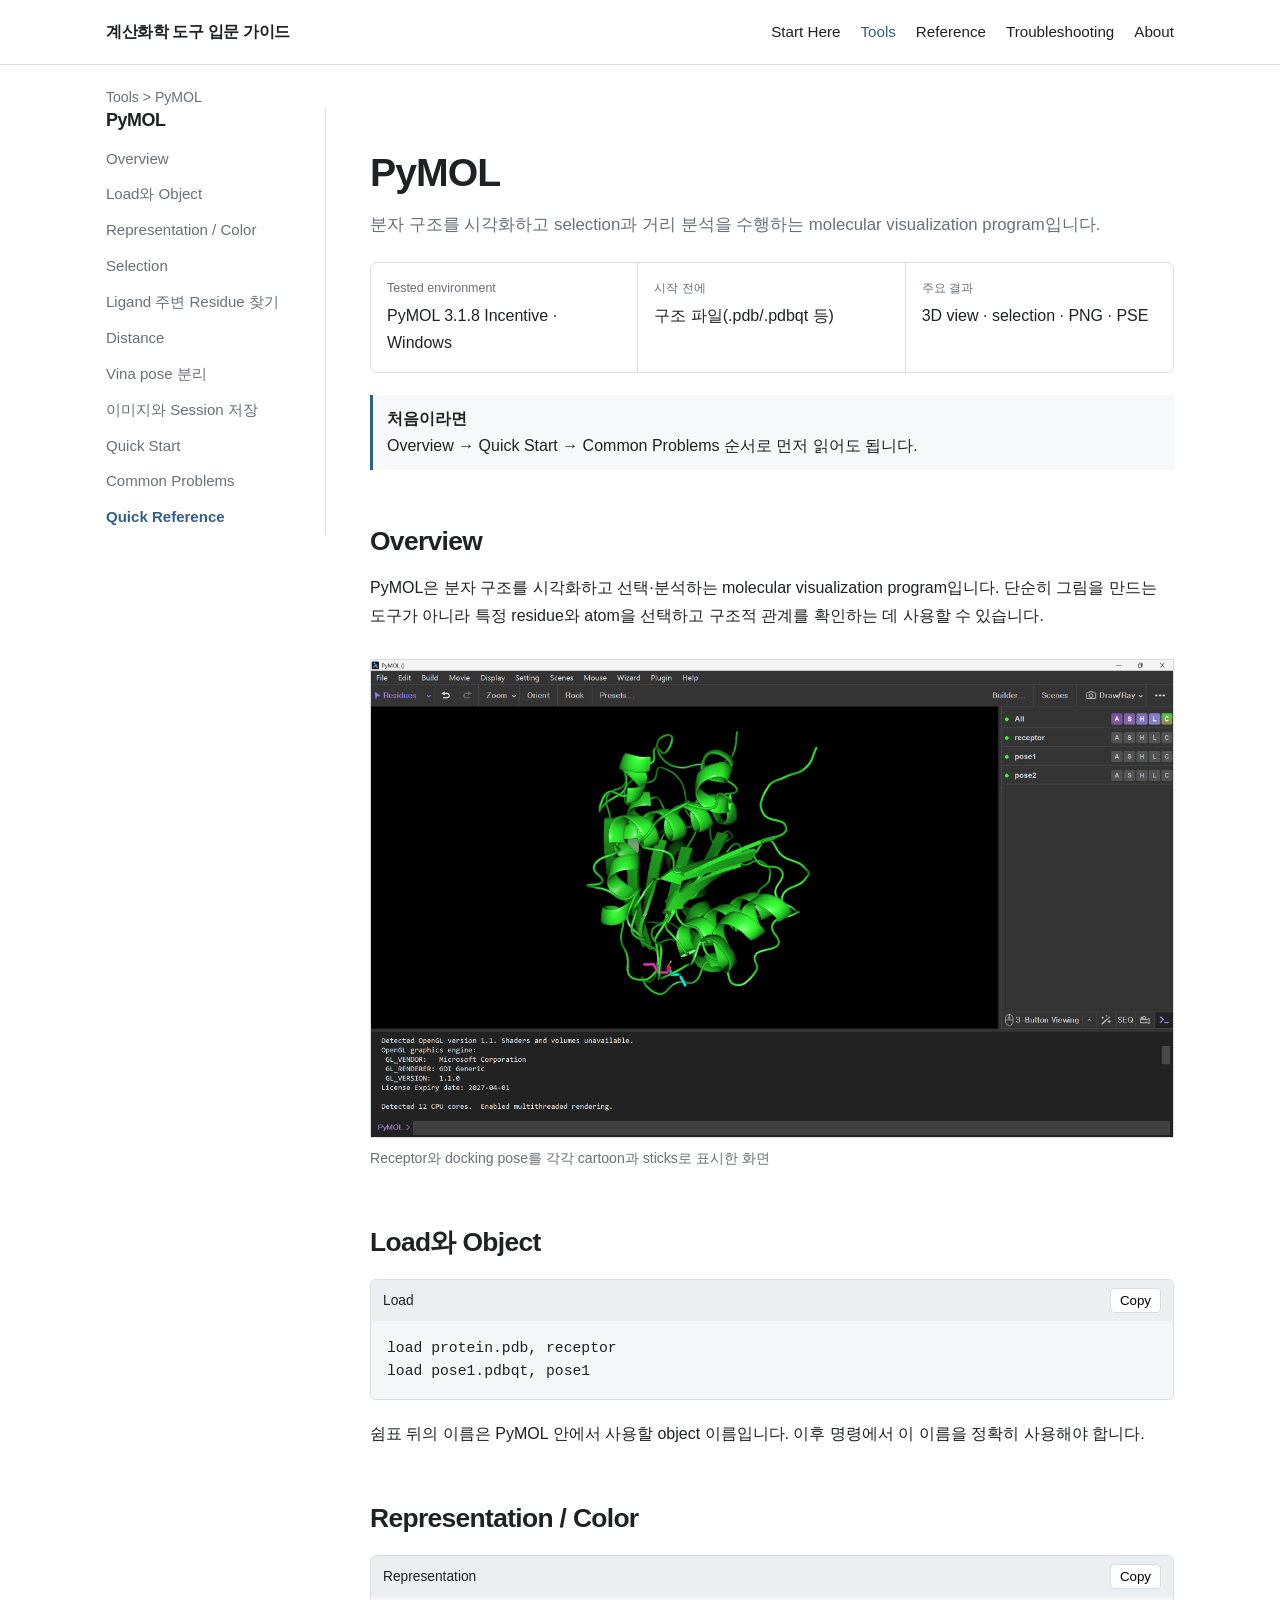
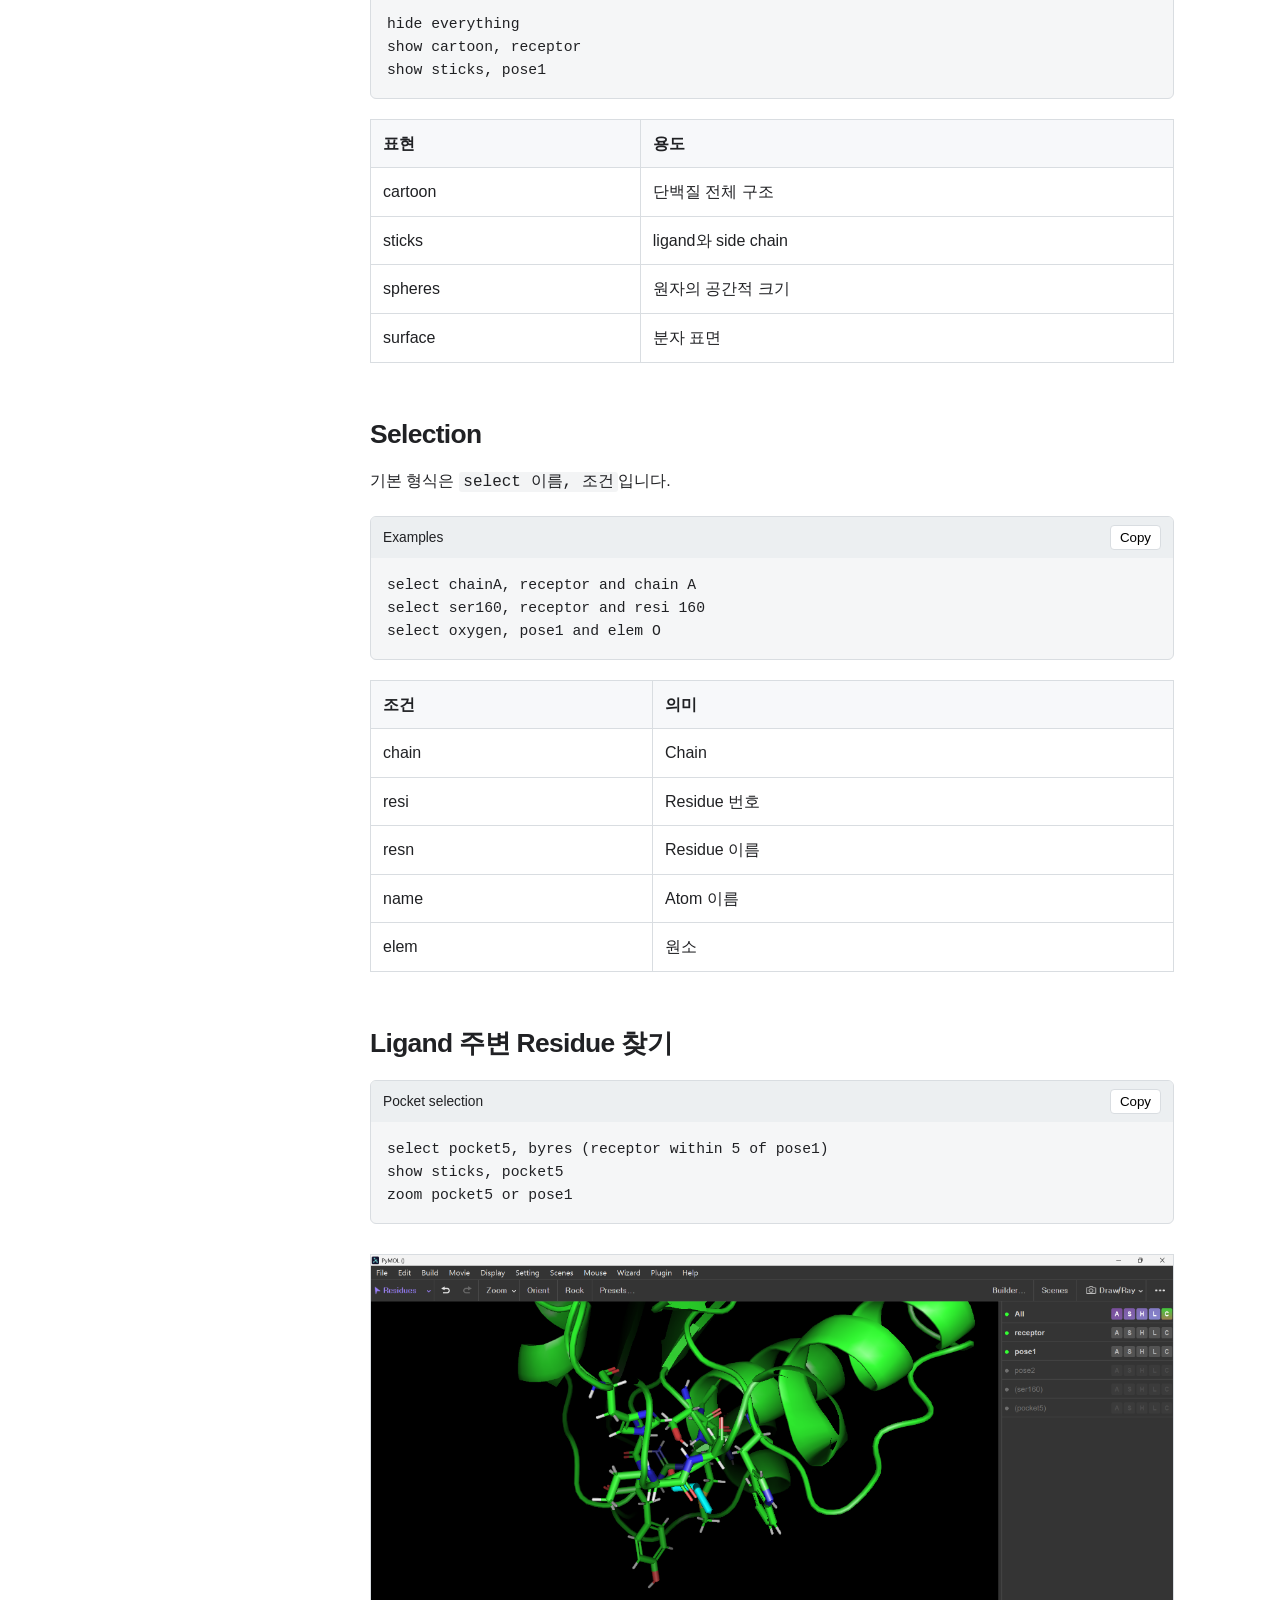
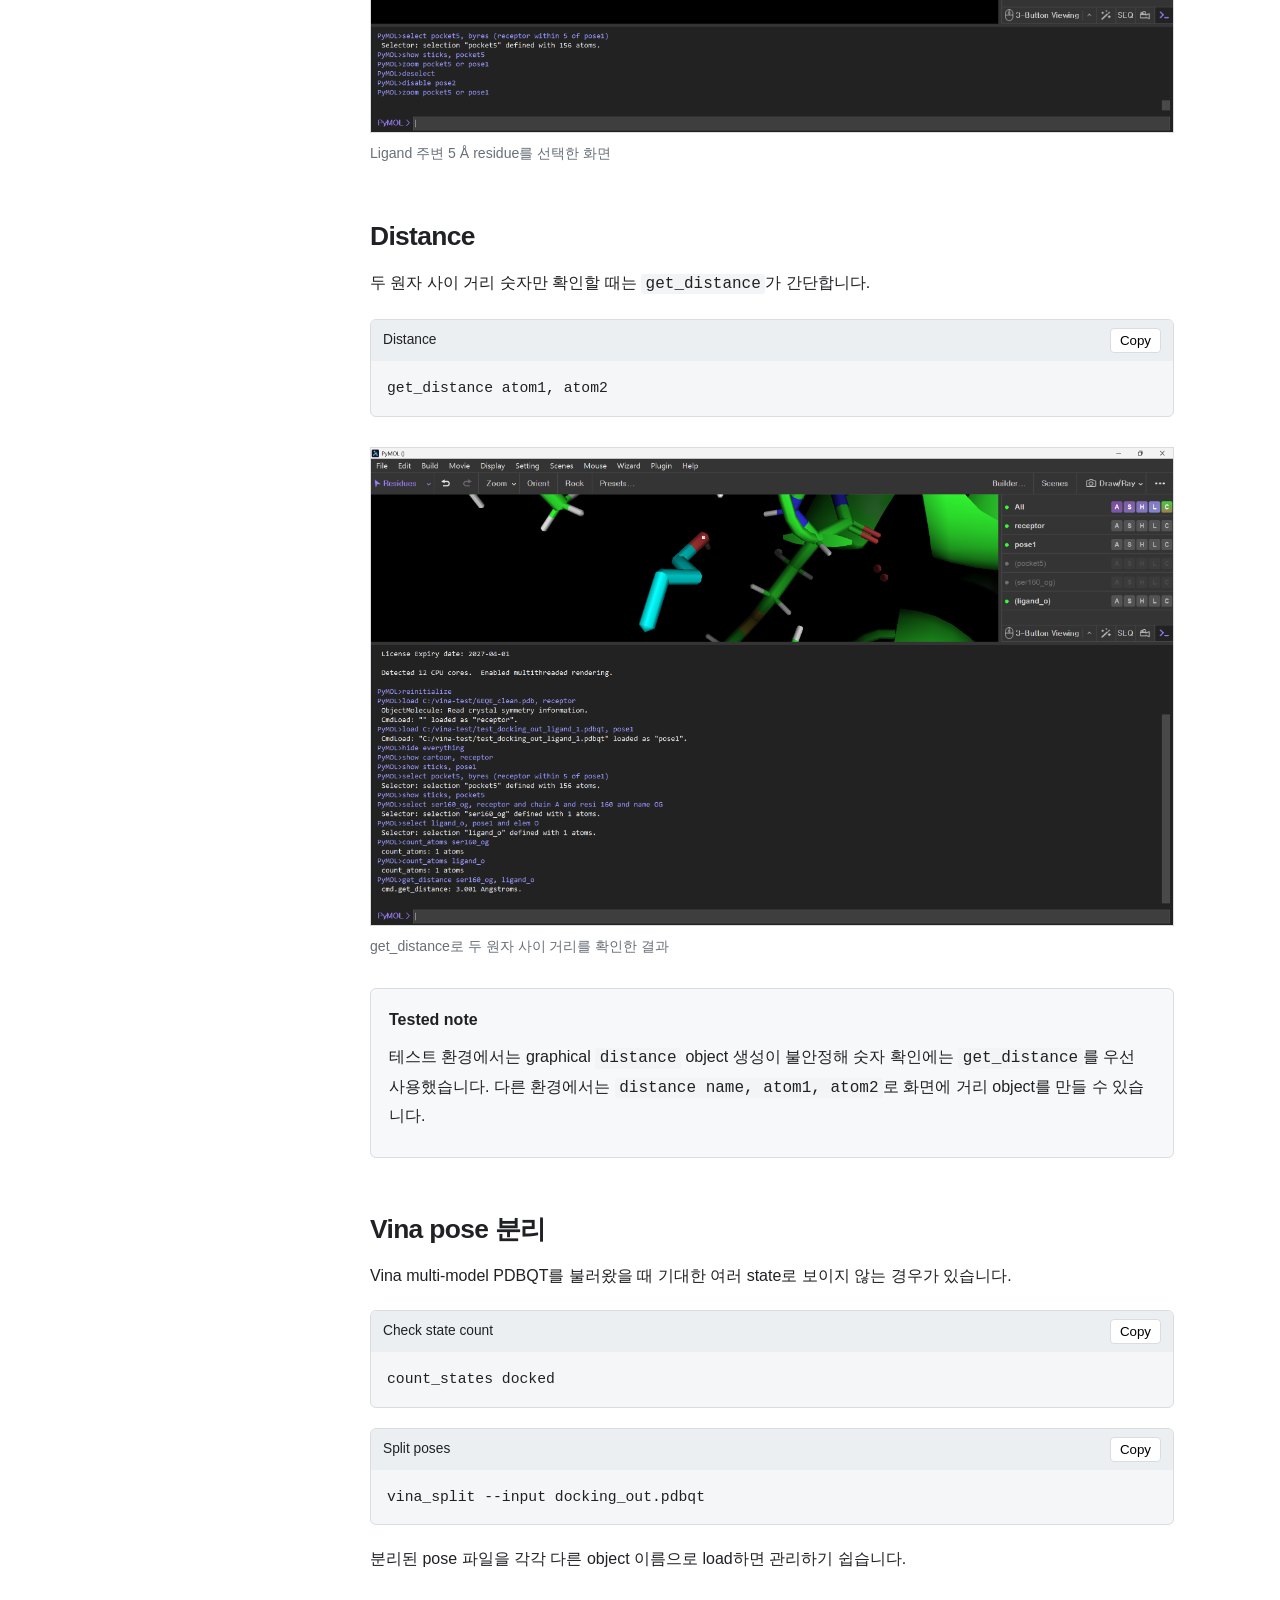
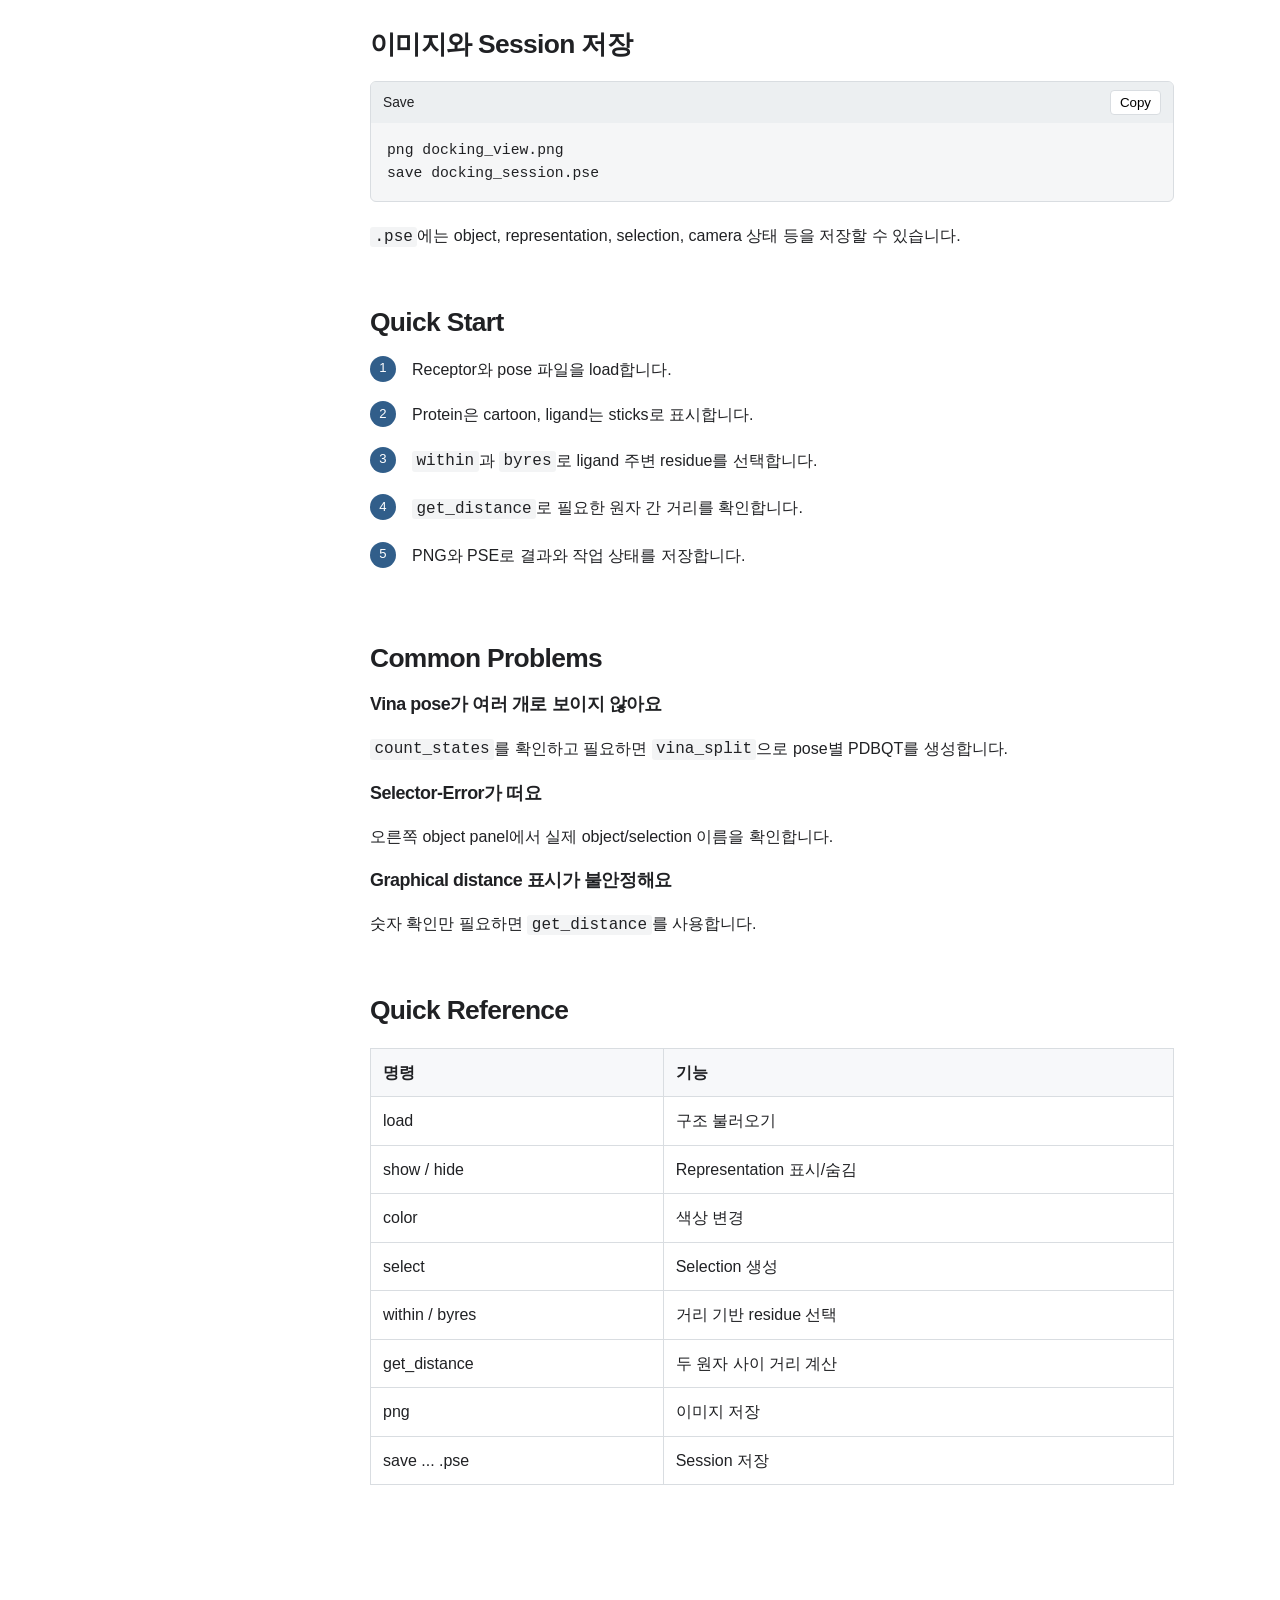
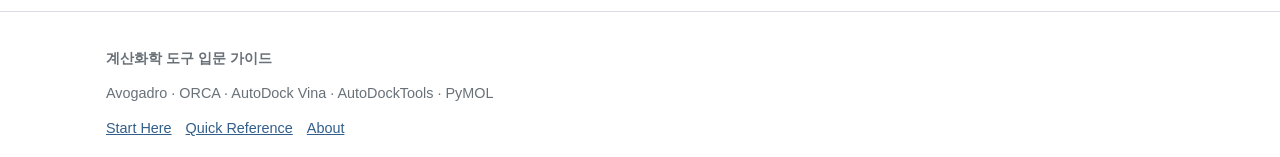
<file: tools/pymol.html>
<!doctype html><html lang="ko"><head><meta charset="utf-8"><meta name="viewport" content="width=device-width,initial-scale=1"><meta name="description" content="계산화학 및 분자모델링 도구 초보자를 위한 실전 가이드"><title>PyMOL | 계산화학 도구 입문 가이드</title><link rel="stylesheet" href="../assets/css/style.css"></head><body><header class="site-header"><div class="container nav-inner"><a class="logo" href="../index.html">계산화학 도구 입문 가이드</a><button class="menu-toggle" aria-label="메뉴 열기" aria-expanded="false">Menu</button><nav class="site-nav"><a href="../start-here.html">Start Here</a><a href="../tools/index.html" aria-current="page">Tools</a><a href="../reference/quick-reference.html">Reference</a><a href="../troubleshooting/index.html">Troubleshooting</a><a href="../about/index.html">About</a></nav></div></header><main><div class="container breadcrumb">Tools &gt; PyMOL</div><div class="container layout"><aside class="sidebar"><h3>PyMOL</h3><a href="#overview">Overview</a><a href="#load">Load와 Object</a><a href="#representation">Representation / Color</a><a href="#selection">Selection</a><a href="#pocket">Ligand 주변 Residue 찾기</a><a href="#distance">Distance</a><a href="#vina">Vina pose 분리</a><a href="#save">이미지와 Session 저장</a><a href="#quick">Quick Start</a><a href="#problems">Common Problems</a><a href="#reference">Quick Reference</a></aside><article class="content"><section id="top"><h1>PyMOL</h1><p class="page-intro">분자 구조를 시각화하고 selection과 거리 분석을 수행하는 molecular visualization program입니다.</p><div class="meta-panel"><div><span class="meta-label">Tested environment</span>PyMOL 3.1.8 Incentive · Windows</div><div><span class="meta-label">시작 전에</span>구조 파일(.pdb/.pdbqt 등)</div><div><span class="meta-label">주요 결과</span>3D view · selection · PNG · PSE</div></div><div class="beginner-path"><strong>처음이라면</strong><br>Overview → Quick Start → Common Problems 순서로 먼저 읽어도 됩니다.</div></section><section id="overview"><h2>Overview</h2><p>PyMOL은 분자 구조를 시각화하고 선택·분석하는 molecular visualization program입니다. 단순히 그림을 만드는 도구가 아니라 특정 residue와 atom을 선택하고 구조적 관계를 확인하는 데 사용할 수 있습니다.</p><figure class="figure">
<img src="../assets/images/pymol/pym-b02-img01-cartoon-and-sticks.png" alt="Receptor와 docking pose를 각각 cartoon과 sticks로 표시한 화면" loading="lazy">
<figcaption>Receptor와 docking pose를 각각 cartoon과 sticks로 표시한 화면</figcaption>
</figure></section><section id="load"><h2>Load와 Object</h2><div class="code-box">
<div class="code-head"><span>Load</span><button class="copy-btn" type="button" aria-label="코드 복사">Copy</button></div>
<pre><code class="language-pymol">load protein.pdb, receptor
load pose1.pdbqt, pose1</code></pre>
</div><p>쉼표 뒤의 이름은 PyMOL 안에서 사용할 object 이름입니다. 이후 명령에서 이 이름을 정확히 사용해야 합니다.</p></section><section id="representation"><h2>Representation / Color</h2><div class="code-box">
<div class="code-head"><span>Representation</span><button class="copy-btn" type="button" aria-label="코드 복사">Copy</button></div>
<pre><code class="language-pymol">hide everything
show cartoon, receptor
show sticks, pose1</code></pre>
</div><table><tr><th>표현</th><th>용도</th></tr><tr><td>cartoon</td><td>단백질 전체 구조</td></tr><tr><td>sticks</td><td>ligand와 side chain</td></tr><tr><td>spheres</td><td>원자의 공간적 크기</td></tr><tr><td>surface</td><td>분자 표면</td></tr></table></section><section id="selection"><h2>Selection</h2><p>기본 형식은 <code>select 이름, 조건</code>입니다.</p><div class="code-box">
<div class="code-head"><span>Examples</span><button class="copy-btn" type="button" aria-label="코드 복사">Copy</button></div>
<pre><code class="language-pymol">select chainA, receptor and chain A
select ser160, receptor and resi 160
select oxygen, pose1 and elem O</code></pre>
</div><table><tr><th>조건</th><th>의미</th></tr><tr><td>chain</td><td>Chain</td></tr><tr><td>resi</td><td>Residue 번호</td></tr><tr><td>resn</td><td>Residue 이름</td></tr><tr><td>name</td><td>Atom 이름</td></tr><tr><td>elem</td><td>원소</td></tr></table></section><section id="pocket"><h2>Ligand 주변 Residue 찾기</h2><div class="code-box">
<div class="code-head"><span>Pocket selection</span><button class="copy-btn" type="button" aria-label="코드 복사">Copy</button></div>
<pre><code class="language-pymol">select pocket5, byres (receptor within 5 of pose1)
show sticks, pocket5
zoom pocket5 or pose1</code></pre>
</div><figure class="figure">
<img src="../assets/images/pymol/pym-b03-img01-pocket-selection.png" alt="Ligand 주변 5 Å residue를 선택한 화면" loading="lazy">
<figcaption>Ligand 주변 5 Å residue를 선택한 화면</figcaption>
</figure></section><section id="distance"><h2>Distance</h2><p>두 원자 사이 거리 숫자만 확인할 때는 <code>get_distance</code>가 간단합니다.</p><div class="code-box">
<div class="code-head"><span>Distance</span><button class="copy-btn" type="button" aria-label="코드 복사">Copy</button></div>
<pre><code class="language-pymol">get_distance atom1, atom2</code></pre>
</div><figure class="figure">
<img src="../assets/images/pymol/pym-b04-img01-get-distance-result.png" alt="get_distance로 두 원자 사이 거리를 확인한 결과" loading="lazy">
<figcaption>get_distance로 두 원자 사이 거리를 확인한 결과</figcaption>
</figure><div class="box note"><strong>Tested note</strong><p>테스트 환경에서는 graphical <code>distance</code> object 생성이 불안정해 숫자 확인에는 <code>get_distance</code>를 우선 사용했습니다. 다른 환경에서는 <code>distance name, atom1, atom2</code>로 화면에 거리 object를 만들 수 있습니다.</p></div></section><section id="vina"><h2>Vina pose 분리</h2><p>Vina multi-model PDBQT를 불러왔을 때 기대한 여러 state로 보이지 않는 경우가 있습니다.</p><div class="code-box">
<div class="code-head"><span>Check state count</span><button class="copy-btn" type="button" aria-label="코드 복사">Copy</button></div>
<pre><code class="language-pymol">count_states docked</code></pre>
</div><div class="code-box">
<div class="code-head"><span>Split poses</span><button class="copy-btn" type="button" aria-label="코드 복사">Copy</button></div>
<pre><code class="language-bash">vina_split --input docking_out.pdbqt</code></pre>
</div><p>분리된 pose 파일을 각각 다른 object 이름으로 load하면 관리하기 쉽습니다.</p></section><section id="save"><h2>이미지와 Session 저장</h2><div class="code-box">
<div class="code-head"><span>Save</span><button class="copy-btn" type="button" aria-label="코드 복사">Copy</button></div>
<pre><code class="language-pymol">png docking_view.png
save docking_session.pse</code></pre>
</div><p><code>.pse</code>에는 object, representation, selection, camera 상태 등을 저장할 수 있습니다.</p></section><section id="quick"><h2>Quick Start</h2><ol class="steps"><li>Receptor와 pose 파일을 load합니다.</li><li>Protein은 cartoon, ligand는 sticks로 표시합니다.</li><li><code>within</code>과 <code>byres</code>로 ligand 주변 residue를 선택합니다.</li><li><code>get_distance</code>로 필요한 원자 간 거리를 확인합니다.</li><li>PNG와 PSE로 결과와 작업 상태를 저장합니다.</li></ol></section><section id="problems"><h2>Common Problems</h2><h3>Vina pose가 여러 개로 보이지 않아요</h3><p><code>count_states</code>를 확인하고 필요하면 <code>vina_split</code>으로 pose별 PDBQT를 생성합니다.</p><h3>Selector-Error가 떠요</h3><p>오른쪽 object panel에서 실제 object/selection 이름을 확인합니다.</p><h3>Graphical distance 표시가 불안정해요</h3><p>숫자 확인만 필요하면 <code>get_distance</code>를 사용합니다.</p></section><section id="reference"><h2>Quick Reference</h2><table><tr><th>명령</th><th>기능</th></tr><tr><td>load</td><td>구조 불러오기</td></tr><tr><td>show / hide</td><td>Representation 표시/숨김</td></tr><tr><td>color</td><td>색상 변경</td></tr><tr><td>select</td><td>Selection 생성</td></tr><tr><td>within / byres</td><td>거리 기반 residue 선택</td></tr><tr><td>get_distance</td><td>두 원자 사이 거리 계산</td></tr><tr><td>png</td><td>이미지 저장</td></tr><tr><td>save ... .pse</td><td>Session 저장</td></tr></table></section></article></div></main><footer class="site-footer"><div class="container"><strong>계산화학 도구 입문 가이드</strong><p>Avogadro · ORCA · AutoDock Vina · AutoDockTools · PyMOL</p><div class="footer-links"><a href="../start-here.html">Start Here</a><a href="../reference/quick-reference.html">Quick Reference</a><a href="../about/index.html">About</a></div></div></footer><script src="../assets/js/main.js"></script></body></html>
</file>
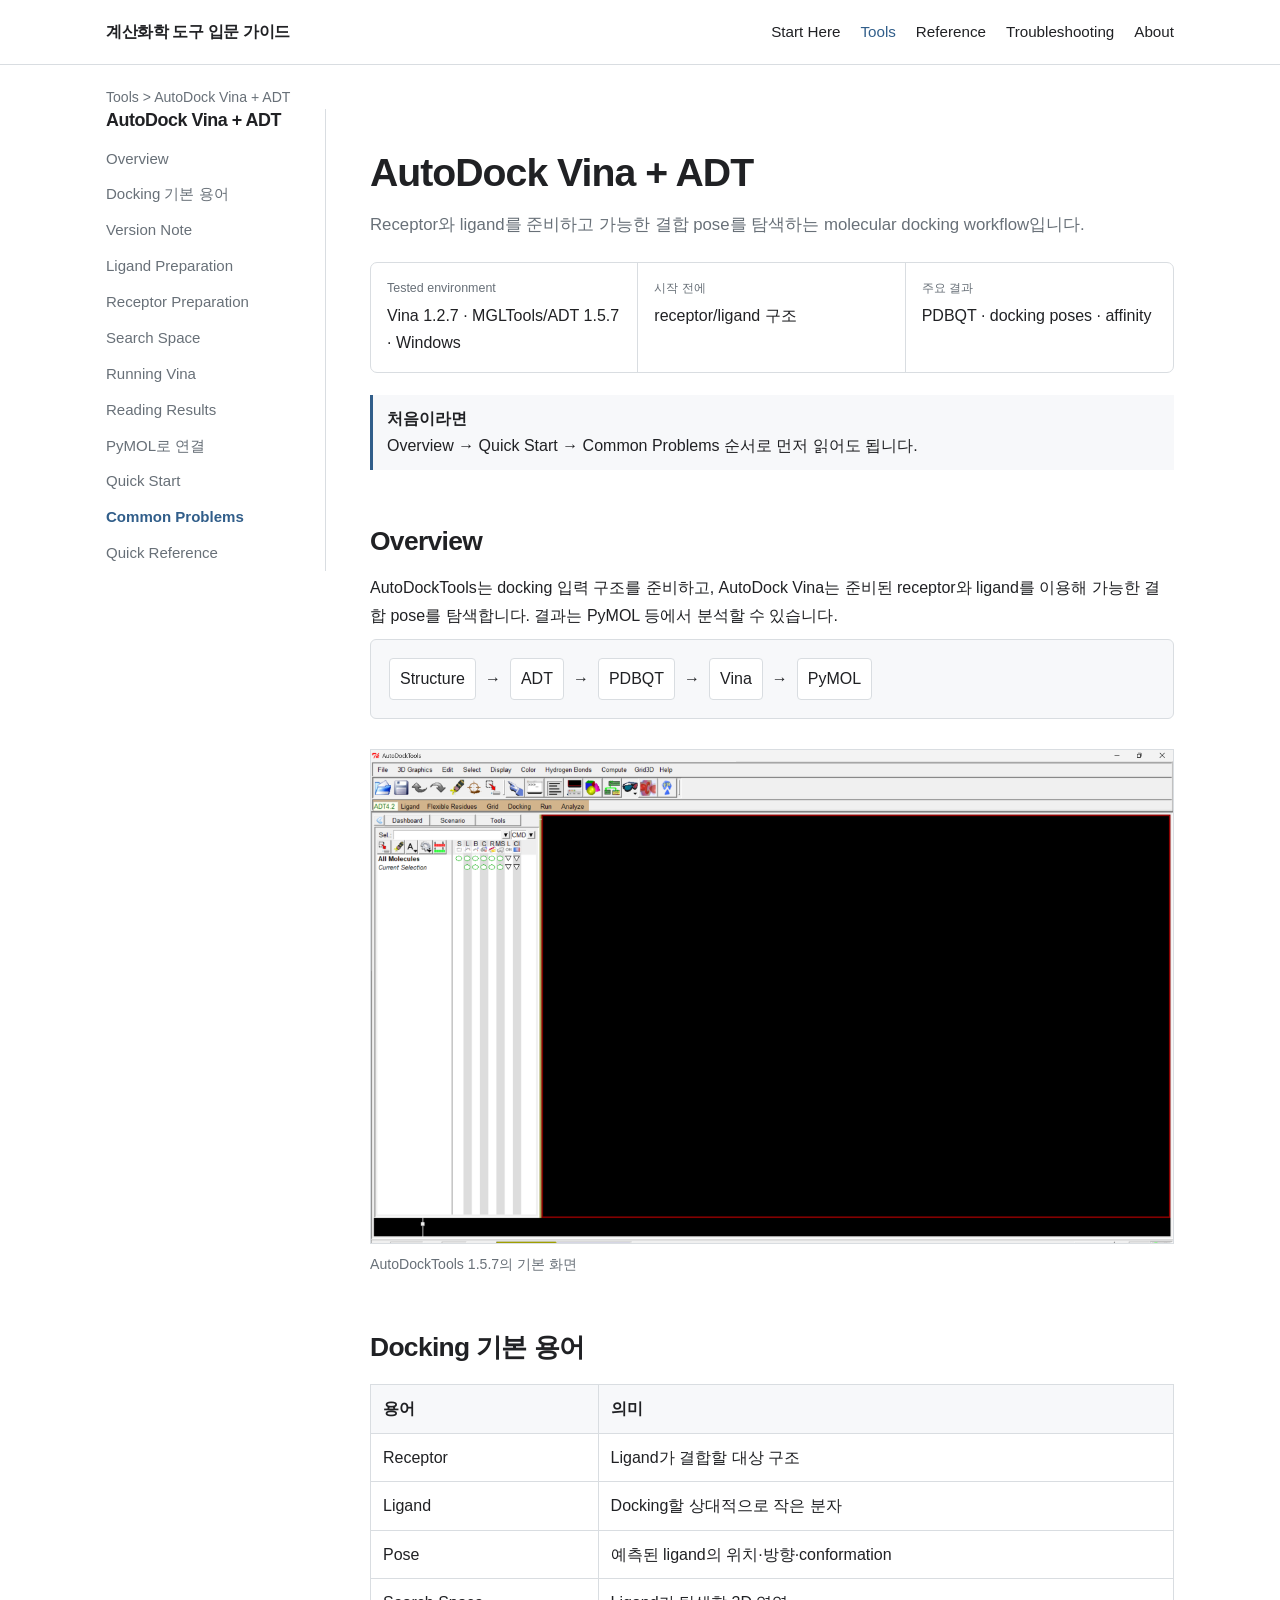
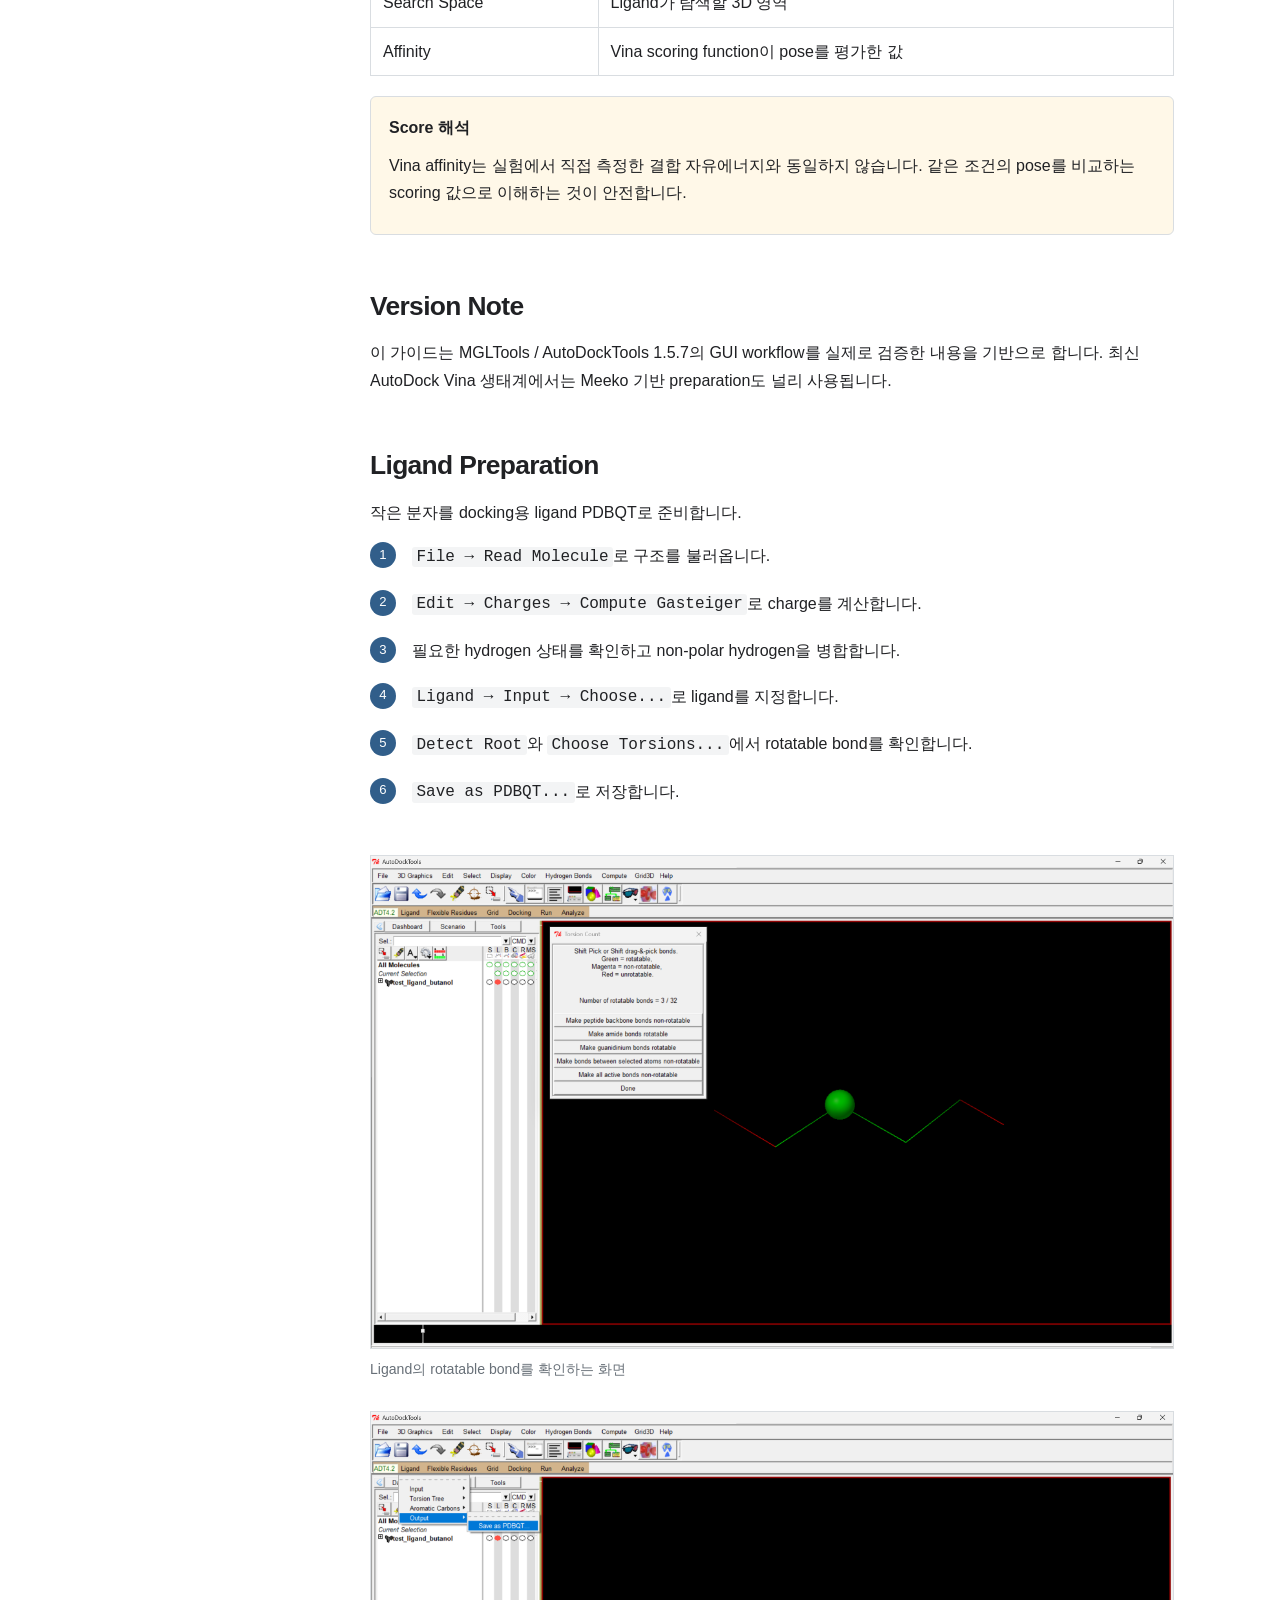
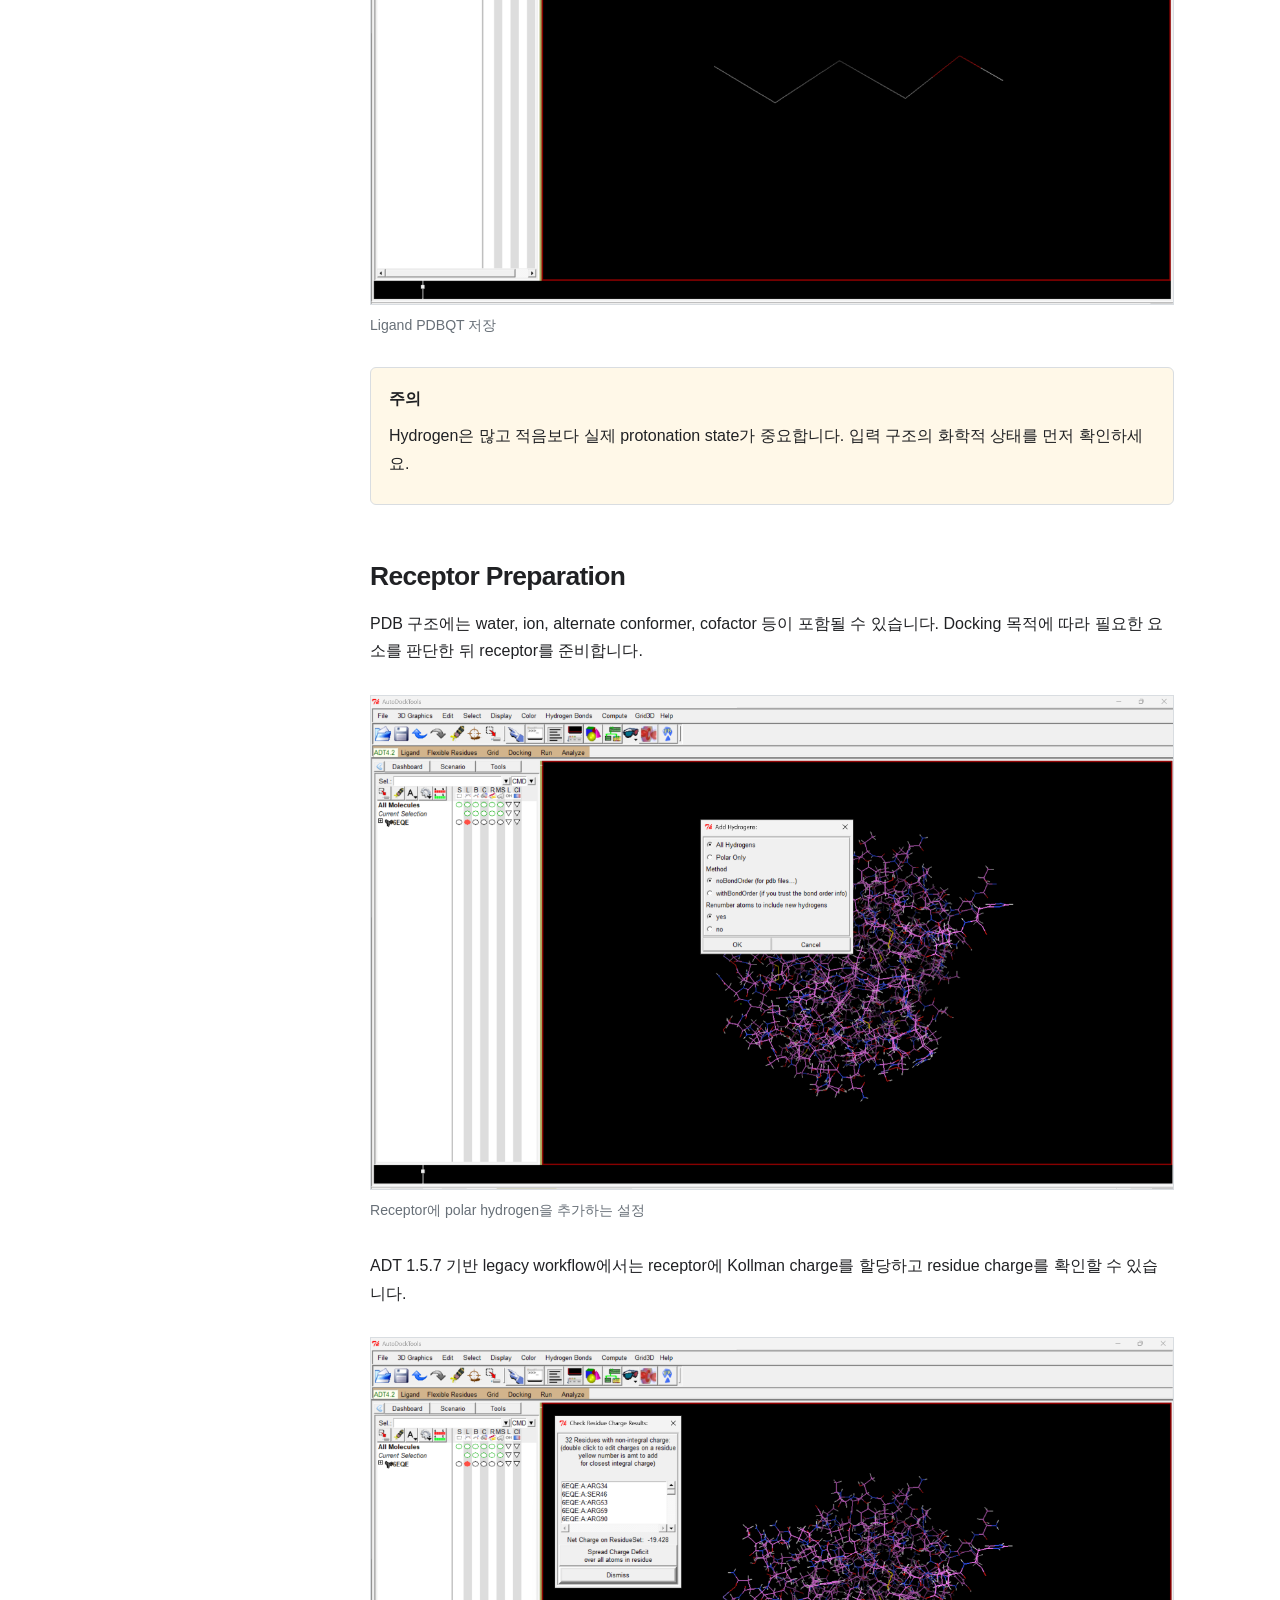
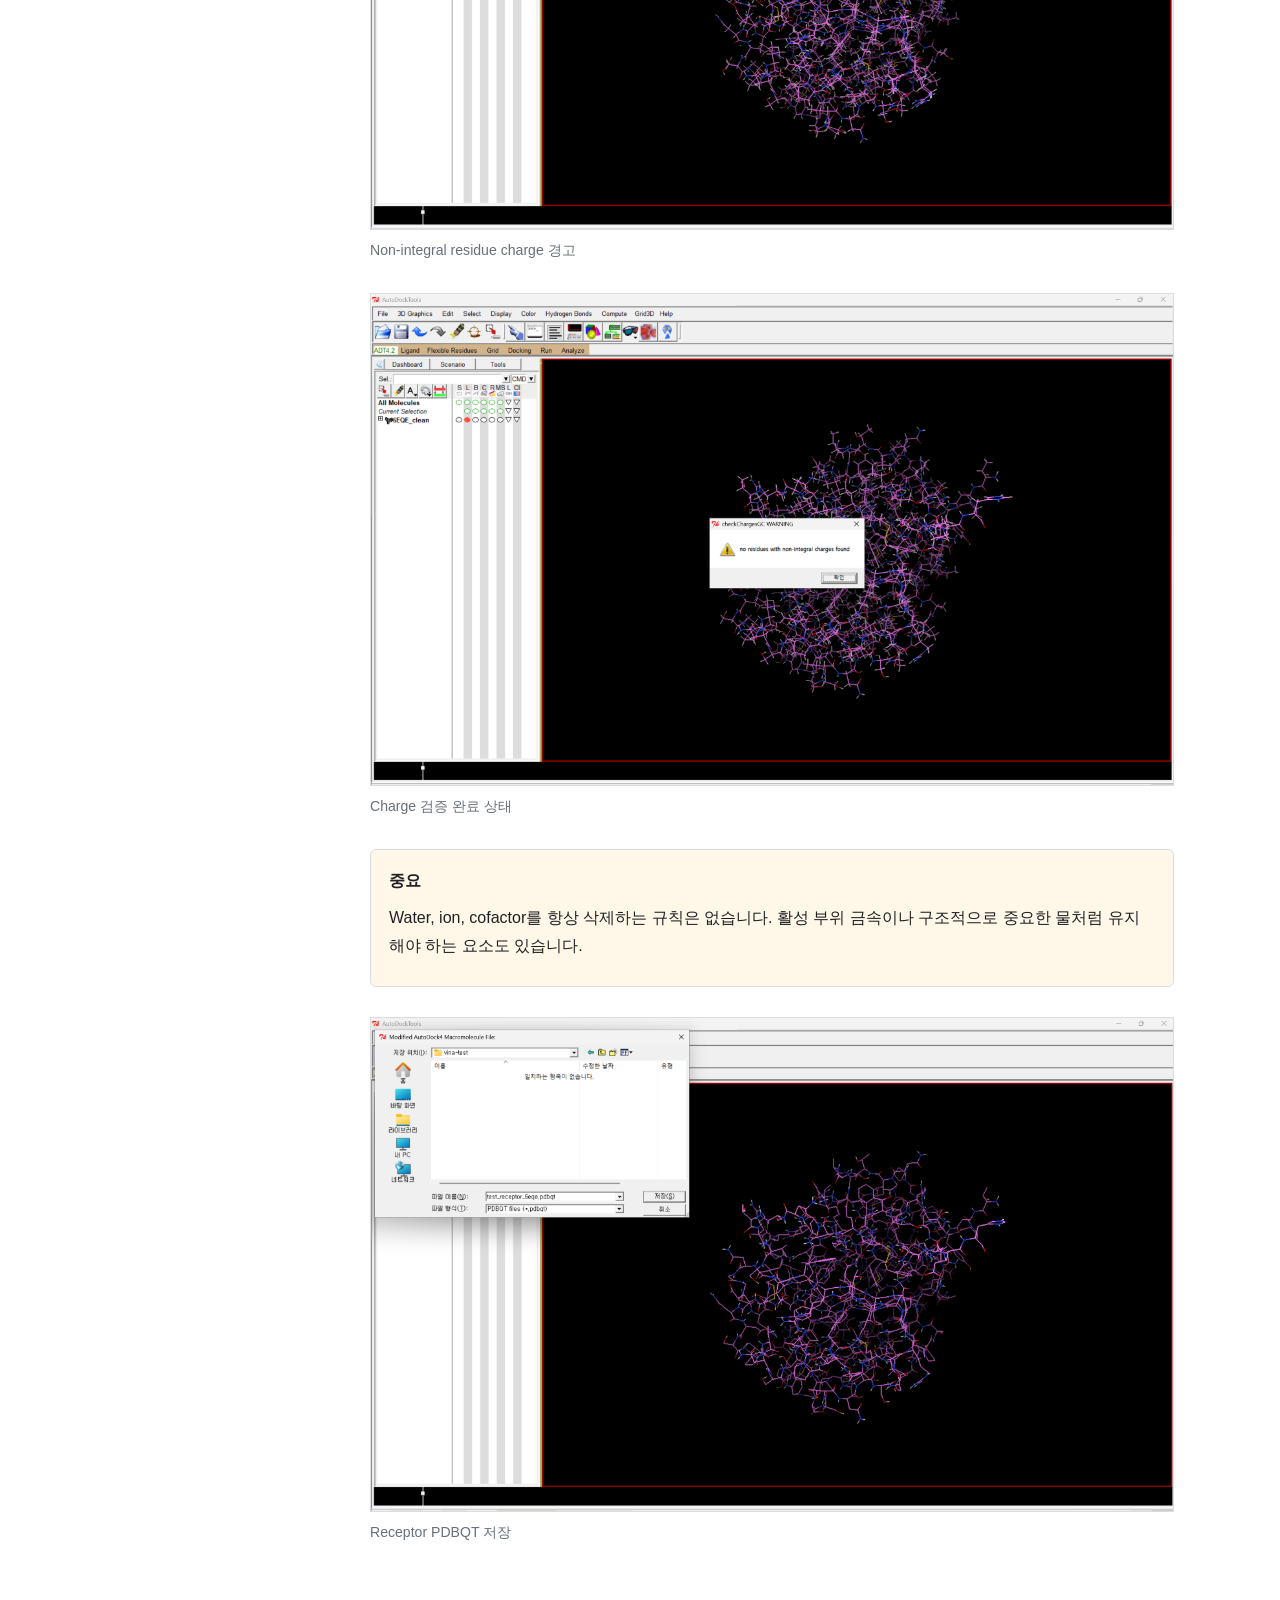
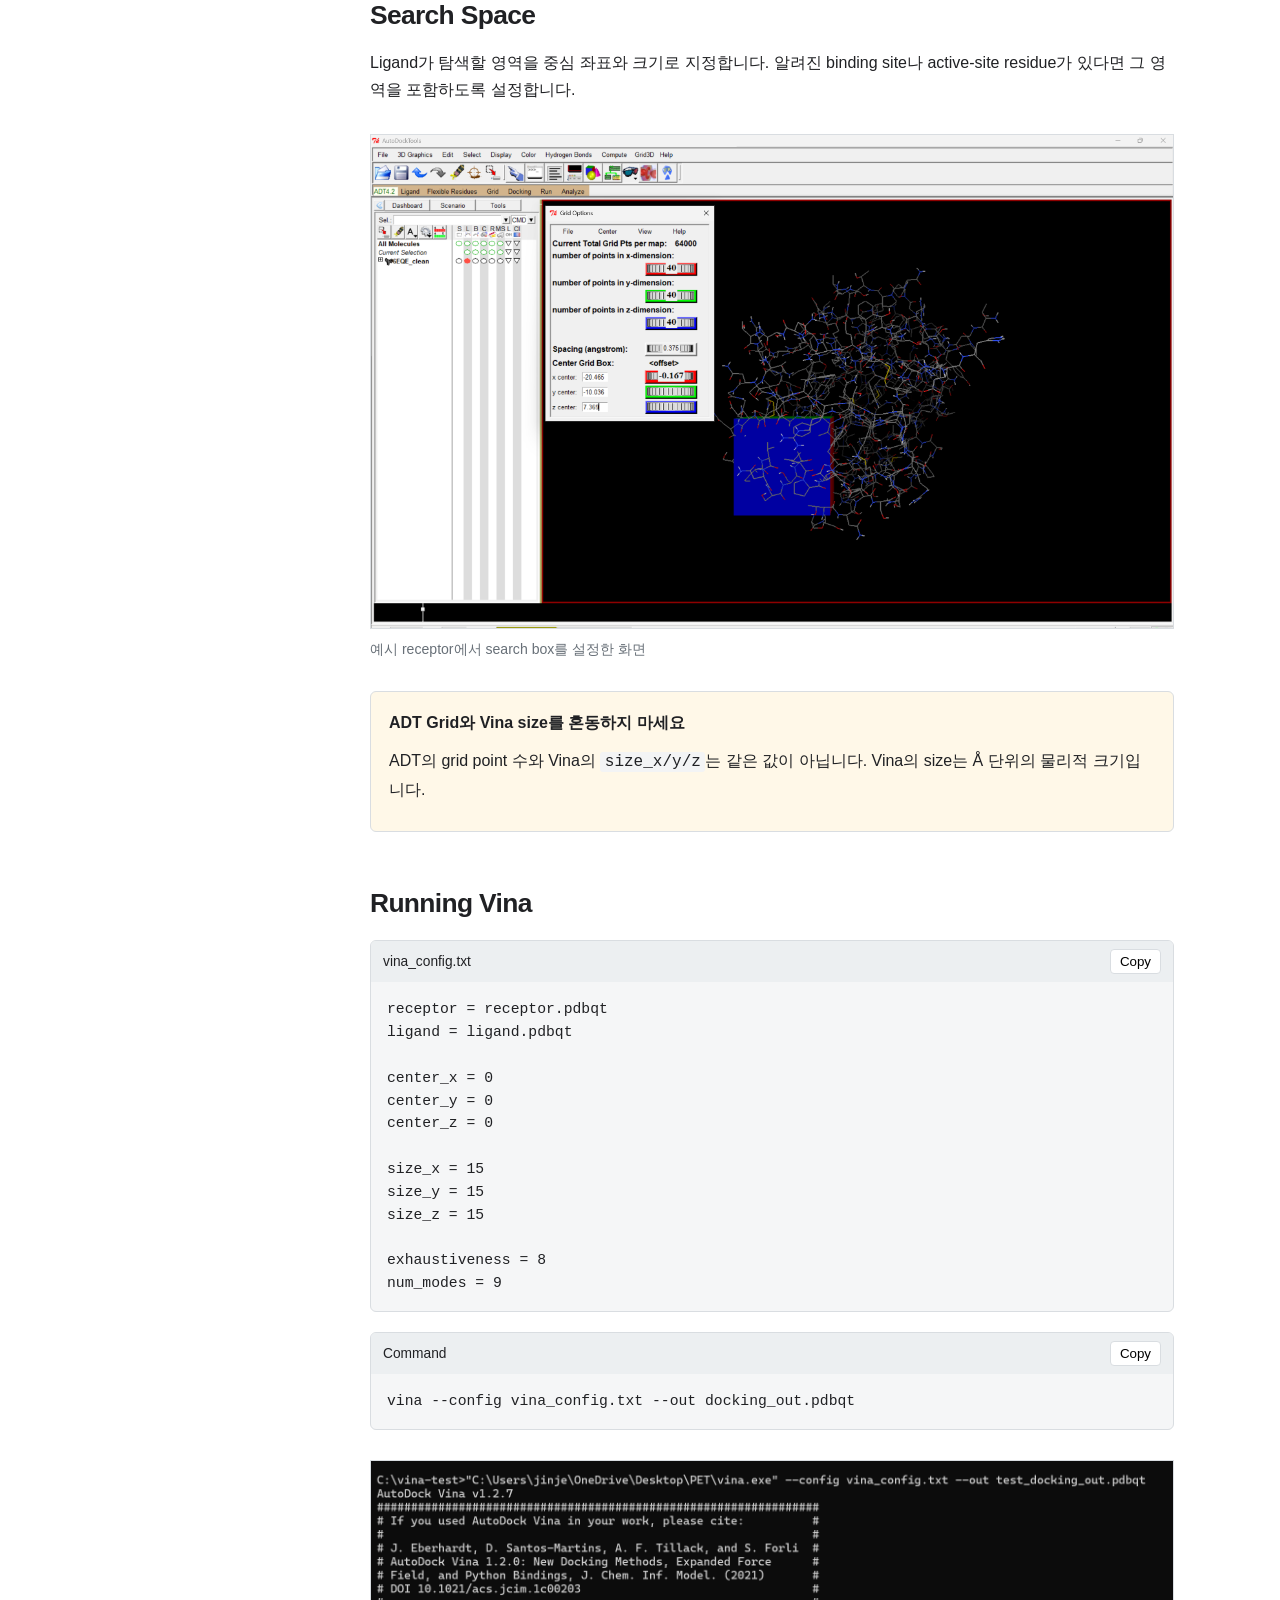
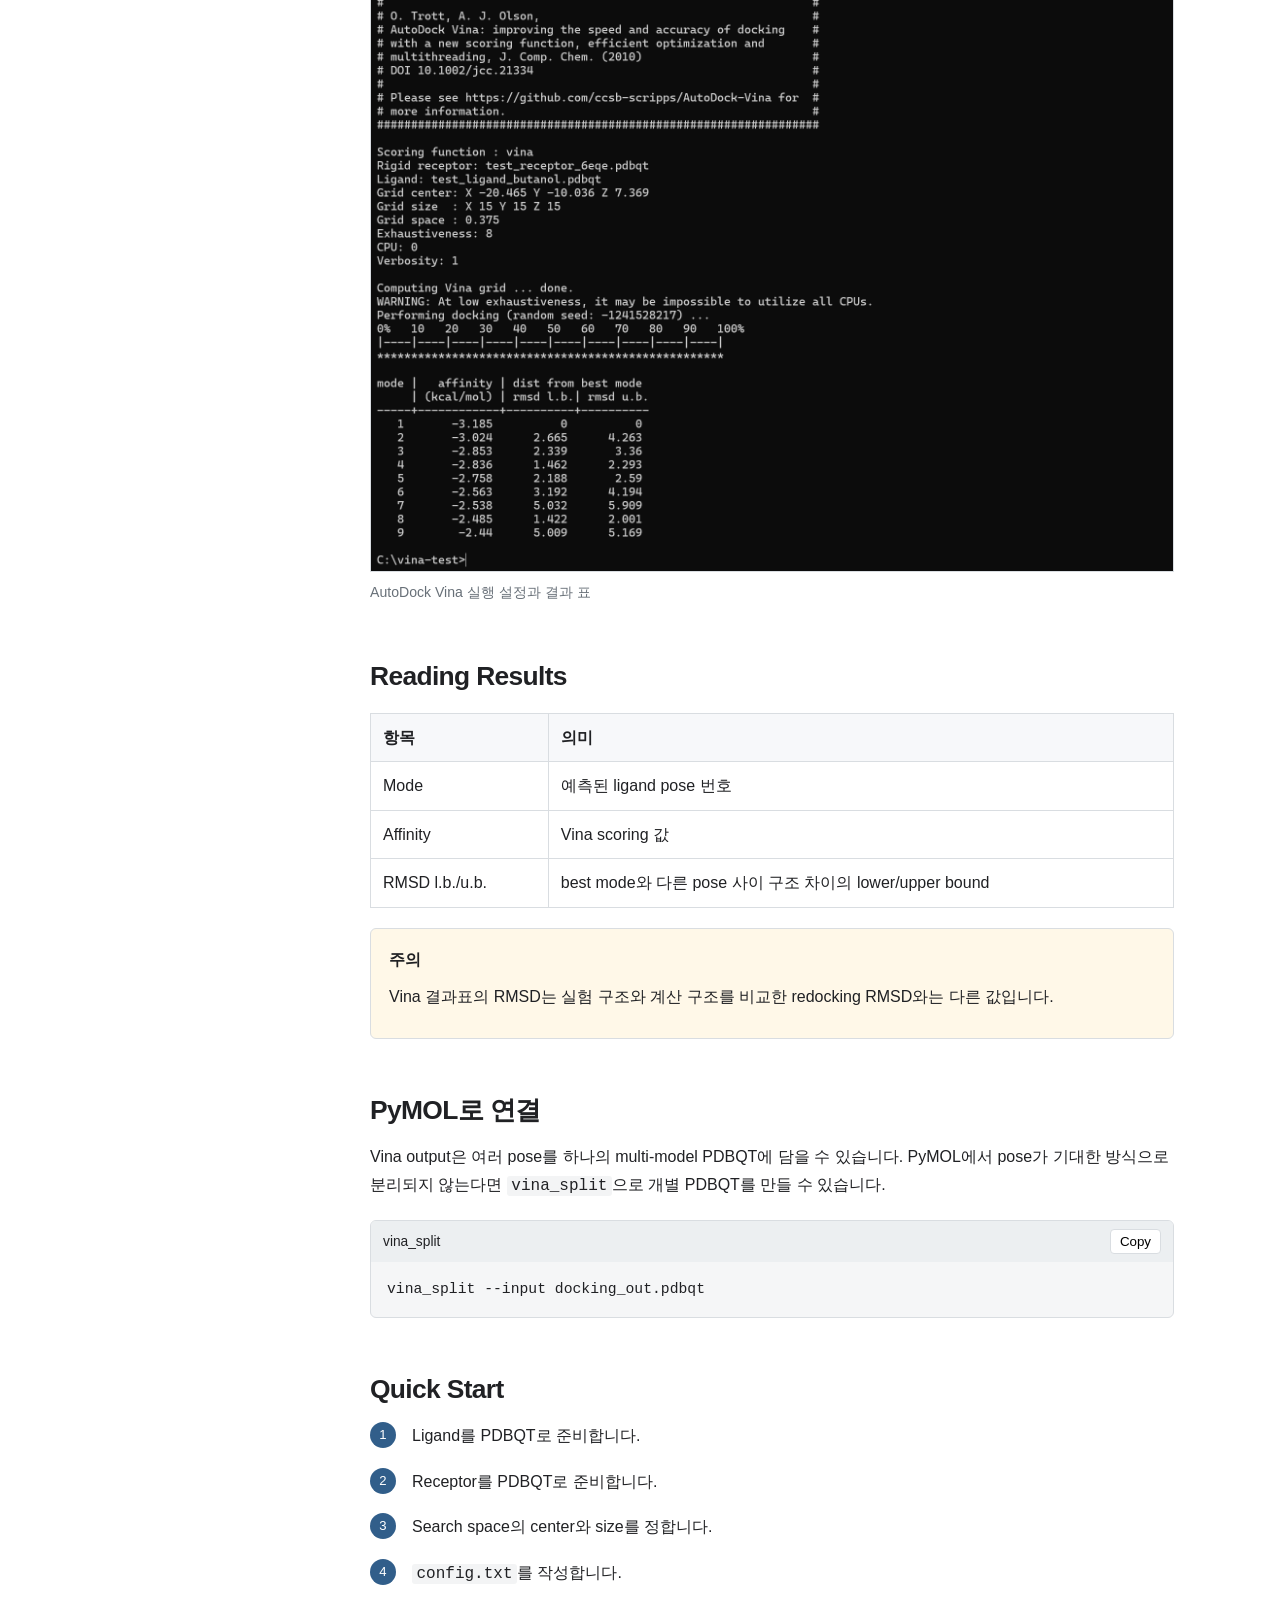
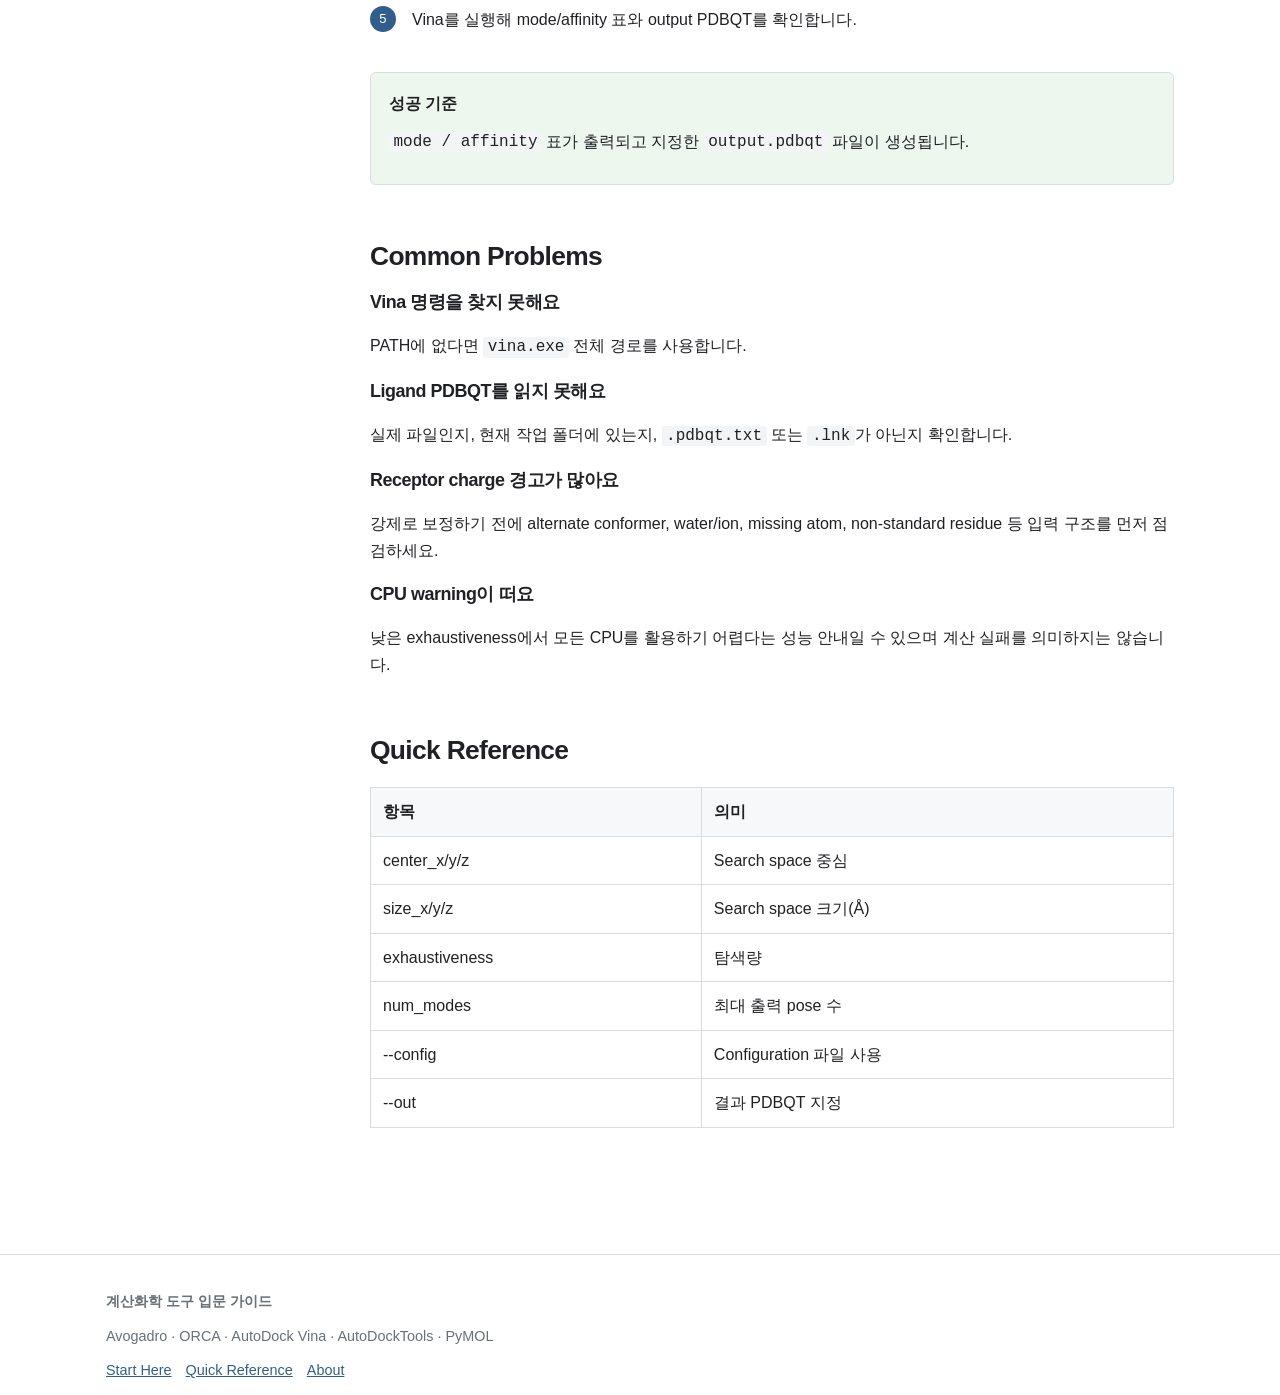
<file: tools/vina.html>
<!doctype html><html lang="ko"><head><meta charset="utf-8"><meta name="viewport" content="width=device-width,initial-scale=1"><meta name="description" content="계산화학 및 분자모델링 도구 초보자를 위한 실전 가이드"><title>AutoDock Vina + ADT | 계산화학 도구 입문 가이드</title><link rel="stylesheet" href="../assets/css/style.css"></head><body><header class="site-header"><div class="container nav-inner"><a class="logo" href="../index.html">계산화학 도구 입문 가이드</a><button class="menu-toggle" aria-label="메뉴 열기" aria-expanded="false">Menu</button><nav class="site-nav"><a href="../start-here.html">Start Here</a><a href="../tools/index.html" aria-current="page">Tools</a><a href="../reference/quick-reference.html">Reference</a><a href="../troubleshooting/index.html">Troubleshooting</a><a href="../about/index.html">About</a></nav></div></header><main><div class="container breadcrumb">Tools &gt; AutoDock Vina + ADT</div><div class="container layout"><aside class="sidebar"><h3>AutoDock Vina + ADT</h3><a href="#overview">Overview</a><a href="#terms">Docking 기본 용어</a><a href="#version">Version Note</a><a href="#ligand">Ligand Preparation</a><a href="#receptor">Receptor Preparation</a><a href="#search">Search Space</a><a href="#run">Running Vina</a><a href="#results">Reading Results</a><a href="#pymol">PyMOL로 연결</a><a href="#quick">Quick Start</a><a href="#problems">Common Problems</a><a href="#reference">Quick Reference</a></aside><article class="content"><section id="top"><h1>AutoDock Vina + ADT</h1><p class="page-intro">Receptor와 ligand를 준비하고 가능한 결합 pose를 탐색하는 molecular docking workflow입니다.</p><div class="meta-panel"><div><span class="meta-label">Tested environment</span>Vina 1.2.7 · MGLTools/ADT 1.5.7 · Windows</div><div><span class="meta-label">시작 전에</span>receptor/ligand 구조</div><div><span class="meta-label">주요 결과</span>PDBQT · docking poses · affinity</div></div><div class="beginner-path"><strong>처음이라면</strong><br>Overview → Quick Start → Common Problems 순서로 먼저 읽어도 됩니다.</div></section><section id="overview"><h2>Overview</h2><p>AutoDockTools는 docking 입력 구조를 준비하고, AutoDock Vina는 준비된 receptor와 ligand를 이용해 가능한 결합 pose를 탐색합니다. 결과는 PyMOL 등에서 분석할 수 있습니다.</p><div class="workflow"><span>Structure</span>→<span>ADT</span>→<span>PDBQT</span>→<span>Vina</span>→<span>PyMOL</span></div><figure class="figure">
<img src="../assets/images/vina/vna-b01-img01-autodocktools-main-ui.png" alt="AutoDockTools 1.5.7의 기본 화면" loading="lazy">
<figcaption>AutoDockTools 1.5.7의 기본 화면</figcaption>
</figure></section><section id="terms"><h2>Docking 기본 용어</h2><table><tr><th>용어</th><th>의미</th></tr><tr><td>Receptor</td><td>Ligand가 결합할 대상 구조</td></tr><tr><td>Ligand</td><td>Docking할 상대적으로 작은 분자</td></tr><tr><td>Pose</td><td>예측된 ligand의 위치·방향·conformation</td></tr><tr><td>Search Space</td><td>Ligand가 탐색할 3D 영역</td></tr><tr><td>Affinity</td><td>Vina scoring function이 pose를 평가한 값</td></tr></table><div class="box caution"><strong>Score 해석</strong><p>Vina affinity는 실험에서 직접 측정한 결합 자유에너지와 동일하지 않습니다. 같은 조건의 pose를 비교하는 scoring 값으로 이해하는 것이 안전합니다.</p></div></section><section id="version"><h2>Version Note</h2><p>이 가이드는 MGLTools / AutoDockTools 1.5.7의 GUI workflow를 실제로 검증한 내용을 기반으로 합니다. 최신 AutoDock Vina 생태계에서는 Meeko 기반 preparation도 널리 사용됩니다.</p></section><section id="ligand"><h2>Ligand Preparation</h2><p>작은 분자를 docking용 ligand PDBQT로 준비합니다.</p><ol class="steps"><li><code>File → Read Molecule</code>로 구조를 불러옵니다.</li><li><code>Edit → Charges → Compute Gasteiger</code>로 charge를 계산합니다.</li><li>필요한 hydrogen 상태를 확인하고 non-polar hydrogen을 병합합니다.</li><li><code>Ligand → Input → Choose...</code>로 ligand를 지정합니다.</li><li><code>Detect Root</code>와 <code>Choose Torsions...</code>에서 rotatable bond를 확인합니다.</li><li><code>Save as PDBQT...</code>로 저장합니다.</li></ol><figure class="figure">
<img src="../assets/images/vina/vna-b02-img14-choose-torsions.png" alt="Ligand의 rotatable bond를 확인하는 화면" loading="lazy">
<figcaption>Ligand의 rotatable bond를 확인하는 화면</figcaption>
</figure><figure class="figure">
<img src="../assets/images/vina/vna-b02-img15-save-ligand-pdbqt.png" alt="Ligand PDBQT 저장" loading="lazy">
<figcaption>Ligand PDBQT 저장</figcaption>
</figure><div class="box caution"><strong>주의</strong><p>Hydrogen은 많고 적음보다 실제 protonation state가 중요합니다. 입력 구조의 화학적 상태를 먼저 확인하세요.</p></div></section><section id="receptor"><h2>Receptor Preparation</h2><p>PDB 구조에는 water, ion, alternate conformer, cofactor 등이 포함될 수 있습니다. Docking 목적에 따라 필요한 요소를 판단한 뒤 receptor를 준비합니다.</p><figure class="figure">
<img src="../assets/images/vina/vna-b03-img03-add-hydrogens-dialog.png" alt="Receptor에 polar hydrogen을 추가하는 설정" loading="lazy">
<figcaption>Receptor에 polar hydrogen을 추가하는 설정</figcaption>
</figure><p>ADT 1.5.7 기반 legacy workflow에서는 receptor에 Kollman charge를 할당하고 residue charge를 확인할 수 있습니다.</p><figure class="figure">
<img src="../assets/images/vina/vna-b03-warn03-nonintegral-residue-charges.png" alt="Non-integral residue charge 경고" loading="lazy">
<figcaption>Non-integral residue charge 경고</figcaption>
</figure><figure class="figure">
<img src="../assets/images/vina/vna-b03-img06-integral-residue-charges.png" alt="Charge 검증 완료 상태" loading="lazy">
<figcaption>Charge 검증 완료 상태</figcaption>
</figure><div class="box caution"><strong>중요</strong><p>Water, ion, cofactor를 항상 삭제하는 규칙은 없습니다. 활성 부위 금속이나 구조적으로 중요한 물처럼 유지해야 하는 요소도 있습니다.</p></div><figure class="figure">
<img src="../assets/images/vina/vna-b03-img08-save-receptor-pdbqt.png" alt="Receptor PDBQT 저장" loading="lazy">
<figcaption>Receptor PDBQT 저장</figcaption>
</figure></section><section id="search"><h2>Search Space</h2><p>Ligand가 탐색할 영역을 중심 좌표와 크기로 지정합니다. 알려진 binding site나 active-site residue가 있다면 그 영역을 포함하도록 설정합니다.</p><figure class="figure">
<img src="../assets/images/vina/vna-b04-img01-active-site-grid-box.png" alt="예시 receptor에서 search box를 설정한 화면" loading="lazy">
<figcaption>예시 receptor에서 search box를 설정한 화면</figcaption>
</figure><div class="box caution"><strong>ADT Grid와 Vina size를 혼동하지 마세요</strong><p>ADT의 grid point 수와 Vina의 <code>size_x/y/z</code>는 같은 값이 아닙니다. Vina의 size는 Å 단위의 물리적 크기입니다.</p></div></section><section id="run"><h2>Running Vina</h2><div class="code-box">
<div class="code-head"><span>vina_config.txt</span><button class="copy-btn" type="button" aria-label="코드 복사">Copy</button></div>
<pre><code class="language-text">receptor = receptor.pdbqt
ligand = ligand.pdbqt

center_x = 0
center_y = 0
center_z = 0

size_x = 15
size_y = 15
size_z = 15

exhaustiveness = 8
num_modes = 9</code></pre>
</div><div class="code-box">
<div class="code-head"><span>Command</span><button class="copy-btn" type="button" aria-label="코드 복사">Copy</button></div>
<pre><code class="language-bash">vina --config vina_config.txt --out docking_out.pdbqt</code></pre>
</div><figure class="figure">
<img src="../assets/images/vina/vna-b05-img01-vina-run-and-results.png" alt="AutoDock Vina 실행 설정과 결과 표" loading="lazy">
<figcaption>AutoDock Vina 실행 설정과 결과 표</figcaption>
</figure></section><section id="results"><h2>Reading Results</h2><table><tr><th>항목</th><th>의미</th></tr><tr><td>Mode</td><td>예측된 ligand pose 번호</td></tr><tr><td>Affinity</td><td>Vina scoring 값</td></tr><tr><td>RMSD l.b./u.b.</td><td>best mode와 다른 pose 사이 구조 차이의 lower/upper bound</td></tr></table><div class="box caution"><strong>주의</strong><p>Vina 결과표의 RMSD는 실험 구조와 계산 구조를 비교한 redocking RMSD와는 다른 값입니다.</p></div></section><section id="pymol"><h2>PyMOL로 연결</h2><p>Vina output은 여러 pose를 하나의 multi-model PDBQT에 담을 수 있습니다. PyMOL에서 pose가 기대한 방식으로 분리되지 않는다면 <code>vina_split</code>으로 개별 PDBQT를 만들 수 있습니다.</p><div class="code-box">
<div class="code-head"><span>vina_split</span><button class="copy-btn" type="button" aria-label="코드 복사">Copy</button></div>
<pre><code class="language-bash">vina_split --input docking_out.pdbqt</code></pre>
</div></section><section id="quick"><h2>Quick Start</h2><ol class="steps"><li>Ligand를 PDBQT로 준비합니다.</li><li>Receptor를 PDBQT로 준비합니다.</li><li>Search space의 center와 size를 정합니다.</li><li><code>config.txt</code>를 작성합니다.</li><li>Vina를 실행해 mode/affinity 표와 output PDBQT를 확인합니다.</li></ol><div class="box success"><strong>성공 기준</strong><p><code>mode / affinity</code> 표가 출력되고 지정한 <code>output.pdbqt</code> 파일이 생성됩니다.</p></div></section><section id="problems"><h2>Common Problems</h2><h3>Vina 명령을 찾지 못해요</h3><p>PATH에 없다면 <code>vina.exe</code> 전체 경로를 사용합니다.</p><h3>Ligand PDBQT를 읽지 못해요</h3><p>실제 파일인지, 현재 작업 폴더에 있는지, <code>.pdbqt.txt</code> 또는 <code>.lnk</code>가 아닌지 확인합니다.</p><h3>Receptor charge 경고가 많아요</h3><p>강제로 보정하기 전에 alternate conformer, water/ion, missing atom, non-standard residue 등 입력 구조를 먼저 점검하세요.</p><h3>CPU warning이 떠요</h3><p>낮은 exhaustiveness에서 모든 CPU를 활용하기 어렵다는 성능 안내일 수 있으며 계산 실패를 의미하지는 않습니다.</p></section><section id="reference"><h2>Quick Reference</h2><table><tr><th>항목</th><th>의미</th></tr><tr><td>center_x/y/z</td><td>Search space 중심</td></tr><tr><td>size_x/y/z</td><td>Search space 크기(Å)</td></tr><tr><td>exhaustiveness</td><td>탐색량</td></tr><tr><td>num_modes</td><td>최대 출력 pose 수</td></tr><tr><td>--config</td><td>Configuration 파일 사용</td></tr><tr><td>--out</td><td>결과 PDBQT 지정</td></tr></table></section></article></div></main><footer class="site-footer"><div class="container"><strong>계산화학 도구 입문 가이드</strong><p>Avogadro · ORCA · AutoDock Vina · AutoDockTools · PyMOL</p><div class="footer-links"><a href="../start-here.html">Start Here</a><a href="../reference/quick-reference.html">Quick Reference</a><a href="../about/index.html">About</a></div></div></footer><script src="../assets/js/main.js"></script></body></html>
</file>
<file: assets/css/style.css>
:root{
  --bg:#ffffff;--surface:#f7f8fa;--surface2:#eef1f4;--text:#202124;--muted:#687078;
  --border:#d9dde1;--accent:#315e8a;--accent-dark:#244765;--accent-light:#eaf1f7;
  --tested:#eef7ee;--caution:#fff8e8;--danger:#fff0ef;--max:1120px;
}
*{box-sizing:border-box}
html{scroll-behavior:smooth}
body{margin:0;background:var(--bg);color:var(--text);font-family:-apple-system,BlinkMacSystemFont,"Segoe UI","Noto Sans KR",Arial,sans-serif;line-height:1.72}
a{color:var(--accent)}
.container{max-width:var(--max);margin:0 auto;padding:0 26px}
.site-header{position:sticky;top:0;z-index:30;background:rgba(255,255,255,.97);backdrop-filter:blur(8px);border-bottom:1px solid var(--border)}
.nav-inner{min-height:64px;display:flex;align-items:center;justify-content:space-between;gap:20px}
.logo{font-weight:750;letter-spacing:-.025em;text-decoration:none;color:var(--text);white-space:nowrap}
.site-nav{display:flex;gap:20px;align-items:center}
.site-nav a{text-decoration:none;color:var(--text);font-size:.95rem}.site-nav a:hover,.site-nav a[aria-current="page"]{color:var(--accent)}
.menu-toggle{display:none;border:1px solid var(--border);background:#fff;padding:7px 10px;border-radius:4px;cursor:pointer}
main{min-height:64vh}
.hero{padding:78px 0 58px;border-bottom:1px solid var(--border)}
.hero h1{font-size:clamp(2.25rem,5vw,3.35rem);line-height:1.12;letter-spacing:-.045em;margin:0 0 18px;max-width:850px}
.hero p{max-width:760px;color:var(--muted);font-size:1.08rem;margin:0}
.hero-actions{display:flex;gap:10px;flex-wrap:wrap;margin-top:22px}
.button{display:inline-block;background:var(--accent);color:#fff;padding:10px 16px;border-radius:5px;text-decoration:none}.button.secondary{background:#fff;color:var(--accent);border:1px solid var(--border)}
.breadcrumb{padding-top:20px;color:var(--muted);font-size:.88rem}
.layout{display:grid;grid-template-columns:220px minmax(0,1fr);gap:44px}
.sidebar{position:sticky;top:86px;height:max-content;border-right:1px solid var(--border);padding-right:18px;max-height:calc(100vh - 110px);overflow:auto}
.sidebar h3{margin:0 0 8px}.sidebar a{display:block;text-decoration:none;color:var(--muted);padding:5px 0;font-size:.94rem}.sidebar a.active{color:var(--accent);font-weight:700}
.content{min-width:0}.content>section:first-child{margin-top:22px}
section{margin:54px 0;scroll-margin-top:88px}
h1,h2,h3{line-height:1.3;letter-spacing:-.025em}h1{font-size:2.45rem;margin-bottom:12px}h2{font-size:1.65rem;margin:0 0 16px}h3{font-size:1.12rem}
p{margin:10px 0}.page-intro{max-width:790px;color:var(--muted);font-size:1.05rem}
.grid{display:grid;grid-template-columns:repeat(2,1fr);gap:16px}.grid.three{grid-template-columns:repeat(3,1fr)}
.card{display:block;border:1px solid var(--border);border-radius:7px;padding:22px;text-decoration:none;color:var(--text);transition:.15s;background:#fff}.card:hover{border-color:var(--accent);background:var(--surface)}.card h3{margin:0 0 6px}.card p{margin:0;color:var(--muted)}
.meta-panel{display:grid;grid-template-columns:repeat(3,1fr);gap:0;border:1px solid var(--border);border-radius:7px;overflow:hidden;margin:22px 0}.meta-panel>div{padding:15px 16px;border-right:1px solid var(--border)}.meta-panel>div:last-child{border-right:0}.meta-label{font-size:.78rem;color:var(--muted);display:block;margin-bottom:2px}
.workflow{display:flex;align-items:center;justify-content:flex-start;gap:9px;flex-wrap:wrap;background:var(--surface);border:1px solid var(--border);padding:18px;border-radius:6px}.workflow span{background:#fff;border:1px solid var(--border);padding:6px 10px;border-radius:4px}
.box{padding:17px 18px;border:1px solid var(--border);border-radius:6px;margin:20px 0}.box strong{display:block;margin-bottom:3px}.tested{background:var(--tested)}.why{background:var(--accent-light)}.caution{background:var(--caution)}.danger{background:var(--danger)}.success{background:var(--tested)}.note{background:var(--surface)}
.code-box{border:1px solid var(--border);border-radius:6px;overflow:hidden;background:#f5f6f7;margin:20px 0}.code-head{display:flex;align-items:center;justify-content:space-between;padding:8px 12px;background:#eceff1;font-size:.86rem}.copy-btn{border:1px solid var(--border);background:#fff;padding:4px 9px;border-radius:4px;cursor:pointer}
pre{margin:0;padding:16px;overflow:auto;font:0.92rem/1.55 Consolas,Menlo,monospace}
.inline-code,code:not([class]){font-family:Consolas,Menlo,monospace;background:#f3f4f5;border-radius:3px;padding:.08em .28em}
table{border-collapse:collapse;width:100%;margin:20px 0}th,td{border:1px solid var(--border);padding:10px 12px;text-align:left;vertical-align:top}th{background:var(--surface)}
.figure{margin:30px 0}.figure img{display:block;max-width:100%;max-height:720px;margin:auto;border:1px solid var(--border);background:#fff}.figure figcaption{font-size:.88rem;color:var(--muted);margin-top:8px}
.badge{display:inline-block;background:var(--surface2);color:var(--muted);padding:3px 8px;border-radius:4px;font-size:.78rem;margin-right:5px}
.beginner-path{border-left:3px solid var(--accent);padding:10px 14px;background:var(--surface);margin:20px 0}
.steps{counter-reset:step;list-style:none;padding:0}.steps li{counter-increment:step;position:relative;padding:0 0 18px 42px}.steps li:before{content:counter(step);position:absolute;left:0;top:0;width:26px;height:26px;border-radius:50%;background:var(--accent);color:#fff;display:flex;align-items:center;justify-content:center;font-size:.82rem}
.search{width:100%;padding:11px 13px;border:1px solid var(--border);border-radius:5px;font:inherit;margin:8px 0 18px}.filter-row{display:flex;gap:8px;flex-wrap:wrap;margin:12px 0 24px}.filter-btn{border:1px solid var(--border);background:#fff;padding:7px 11px;border-radius:4px;cursor:pointer}.filter-btn.active{border-color:var(--accent);color:var(--accent);background:var(--accent-light)}
.problem-card{border-top:1px solid var(--border);padding:24px 0}.problem-card h2{font-size:1.3rem;margin-bottom:8px}.symptom{font-family:Consolas,Menlo,monospace;background:var(--surface);border:1px solid var(--border);padding:10px 12px;border-radius:5px;overflow:auto}
details{border:1px solid var(--border);border-radius:6px;padding:12px 14px;margin:14px 0}summary{cursor:pointer;font-weight:650}
.site-footer{border-top:1px solid var(--border);margin-top:72px;padding:34px 0;color:var(--muted);font-size:.9rem}.footer-links{display:flex;gap:14px;flex-wrap:wrap}.muted{color:var(--muted)}.missing-note{border:1px dashed var(--border);padding:18px;color:var(--muted);margin:20px 0}
@media(max-width:850px){
 .container{padding:0 18px}.menu-toggle{display:block}.site-nav{display:none;position:absolute;top:64px;left:0;right:0;background:#fff;border-bottom:1px solid var(--border);padding:12px 18px;flex-direction:column;align-items:flex-start;gap:6px}.site-nav.open{display:flex}
 .layout{display:block}.sidebar{position:relative;top:auto;max-height:none;border-right:0;border-bottom:1px solid var(--border);padding:0 0 12px;margin-bottom:18px;overflow:visible}.sidebar a{display:inline-block;margin-right:12px}.grid,.grid.three{grid-template-columns:1fr}.meta-panel{grid-template-columns:1fr}.meta-panel>div{border-right:0;border-bottom:1px solid var(--border)}.meta-panel>div:last-child{border-bottom:0}.hero{padding:56px 0 42px}.figure img{max-height:none}table{display:block;overflow-x:auto}.workflow{display:block}.workflow span{display:inline-block;margin:3px}
}
</file>
